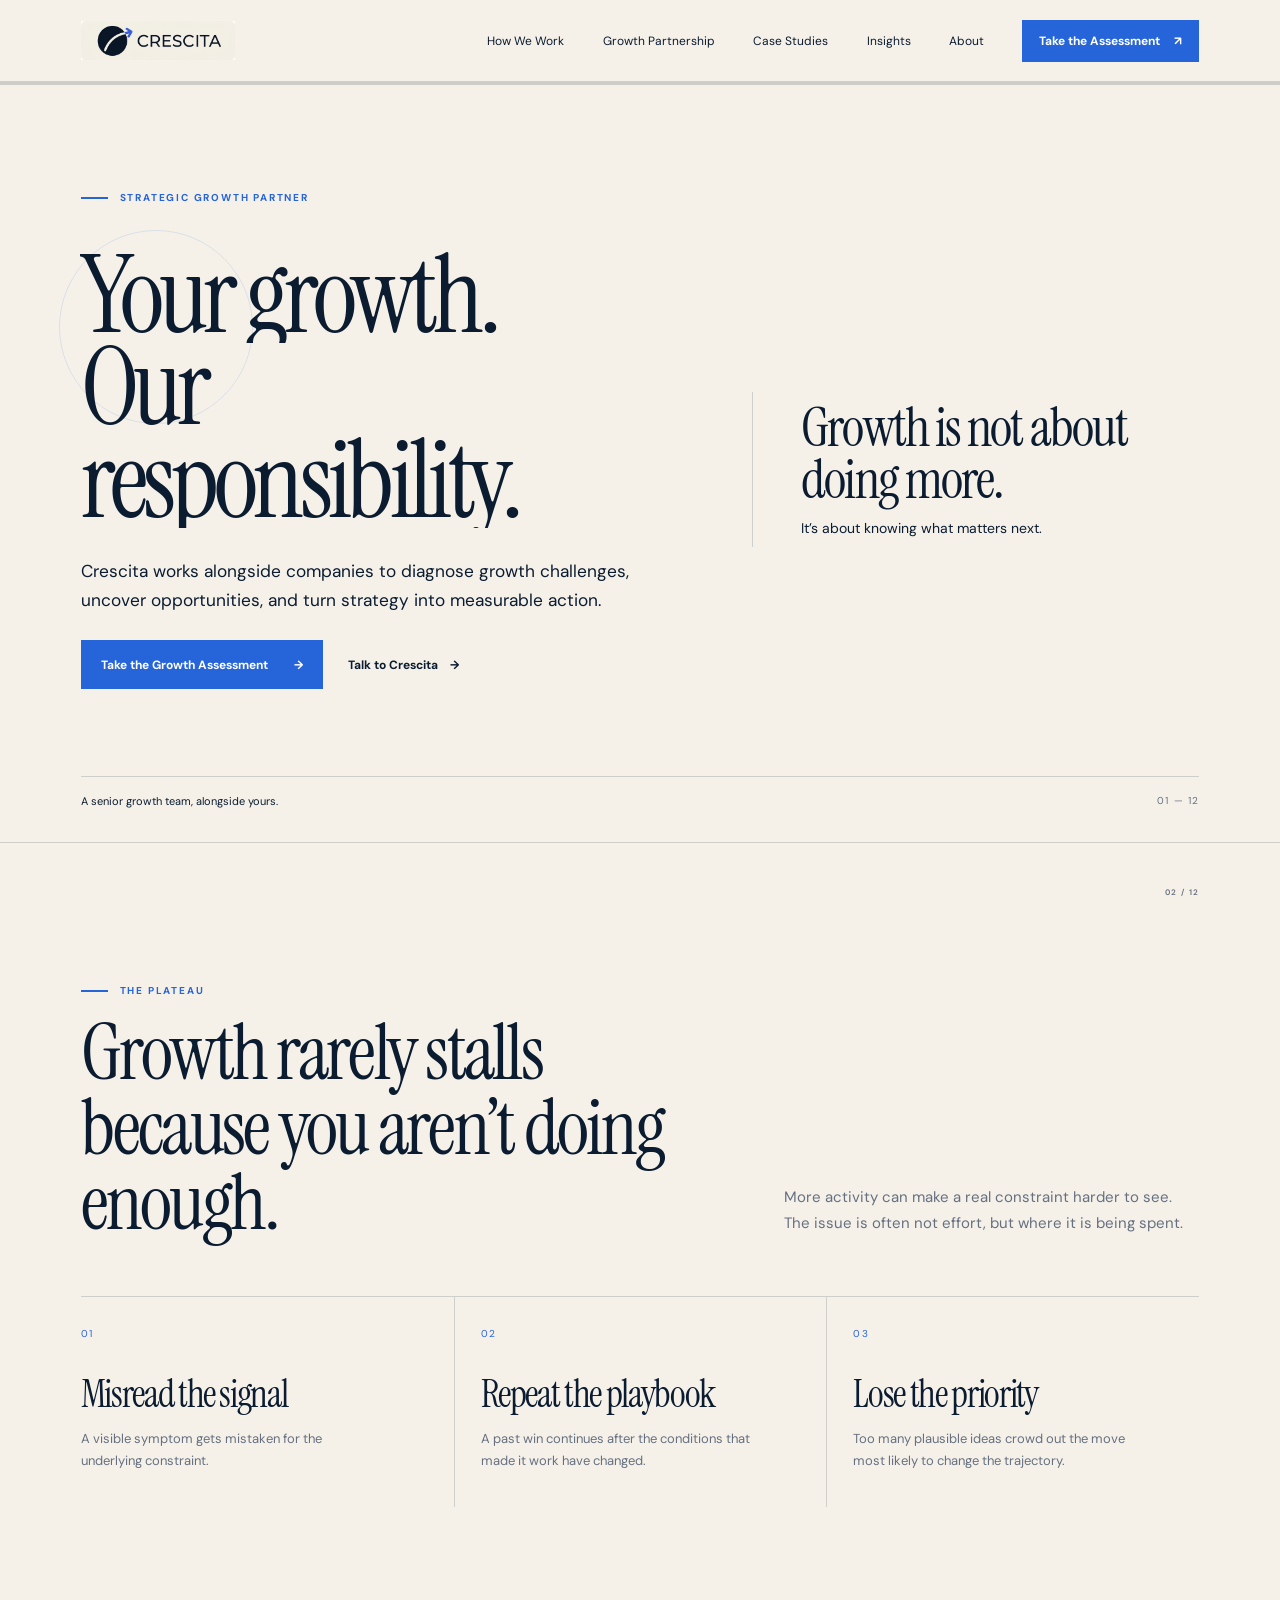
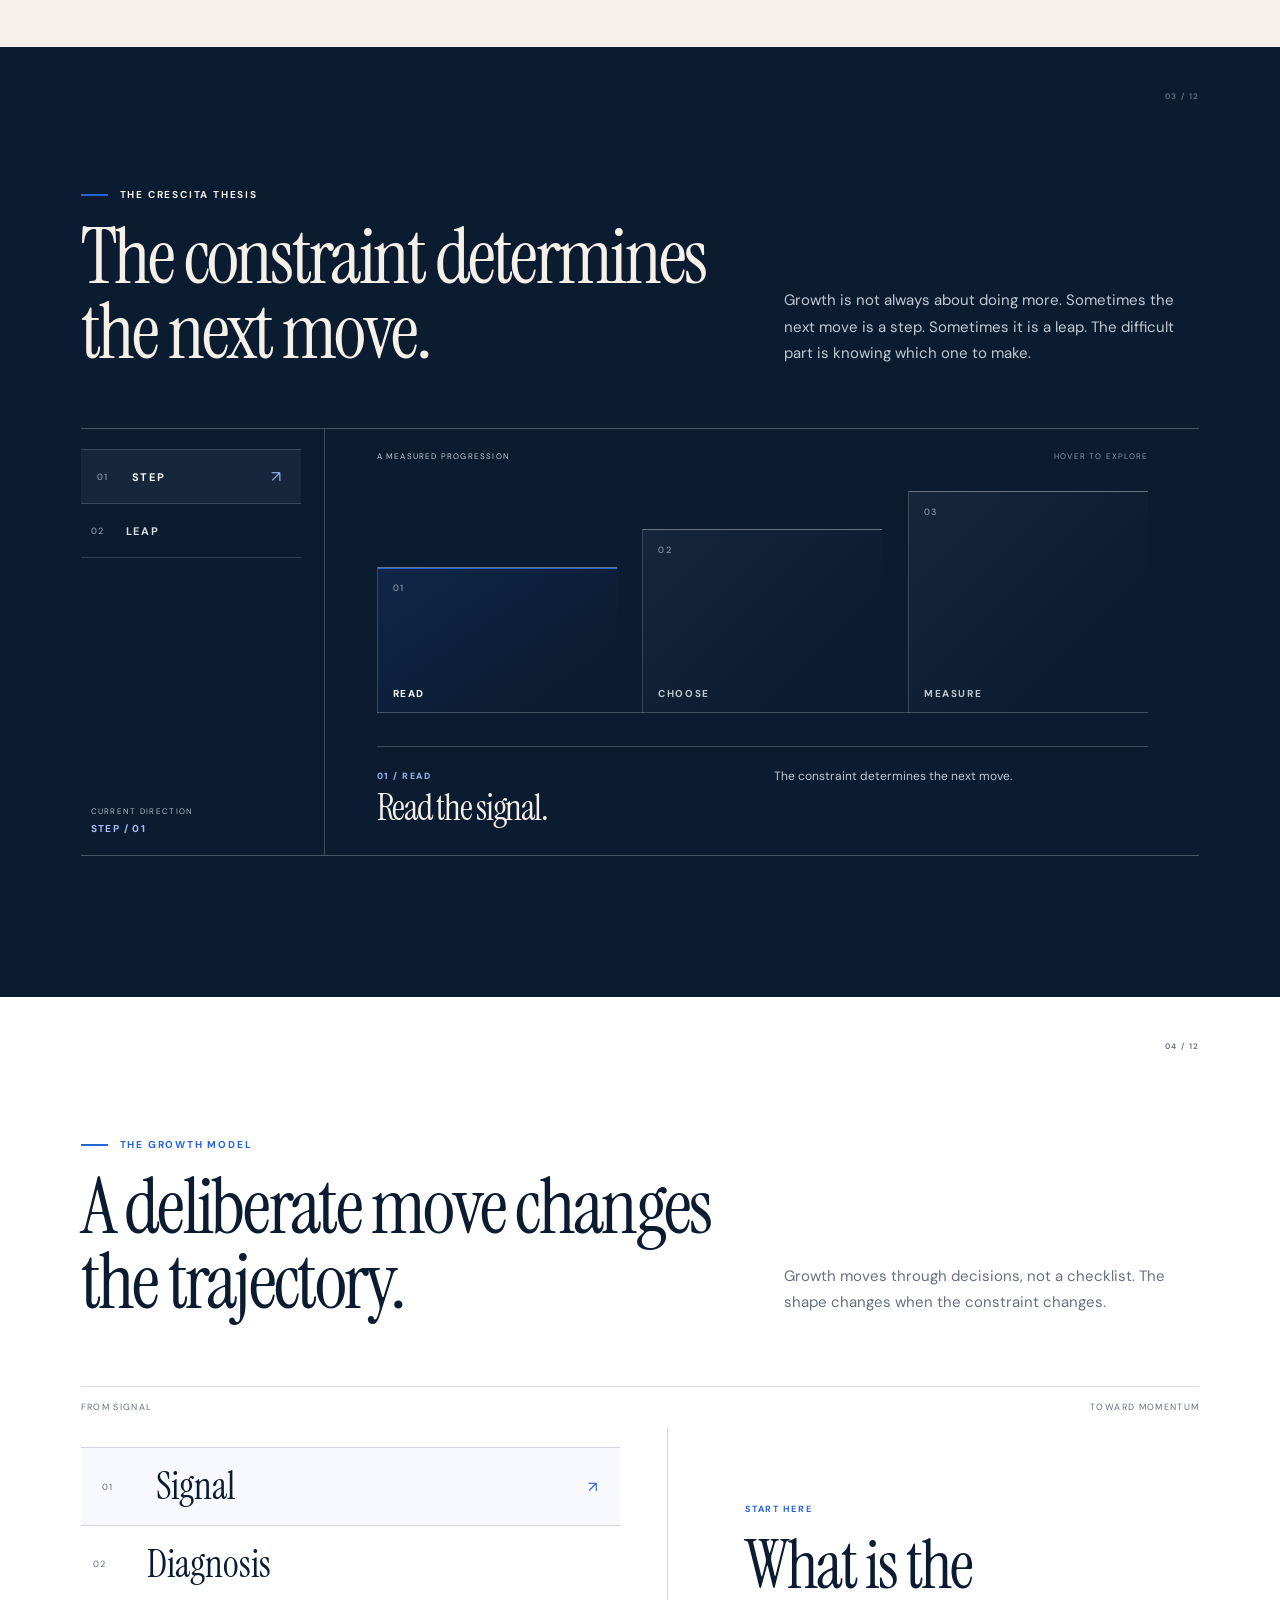
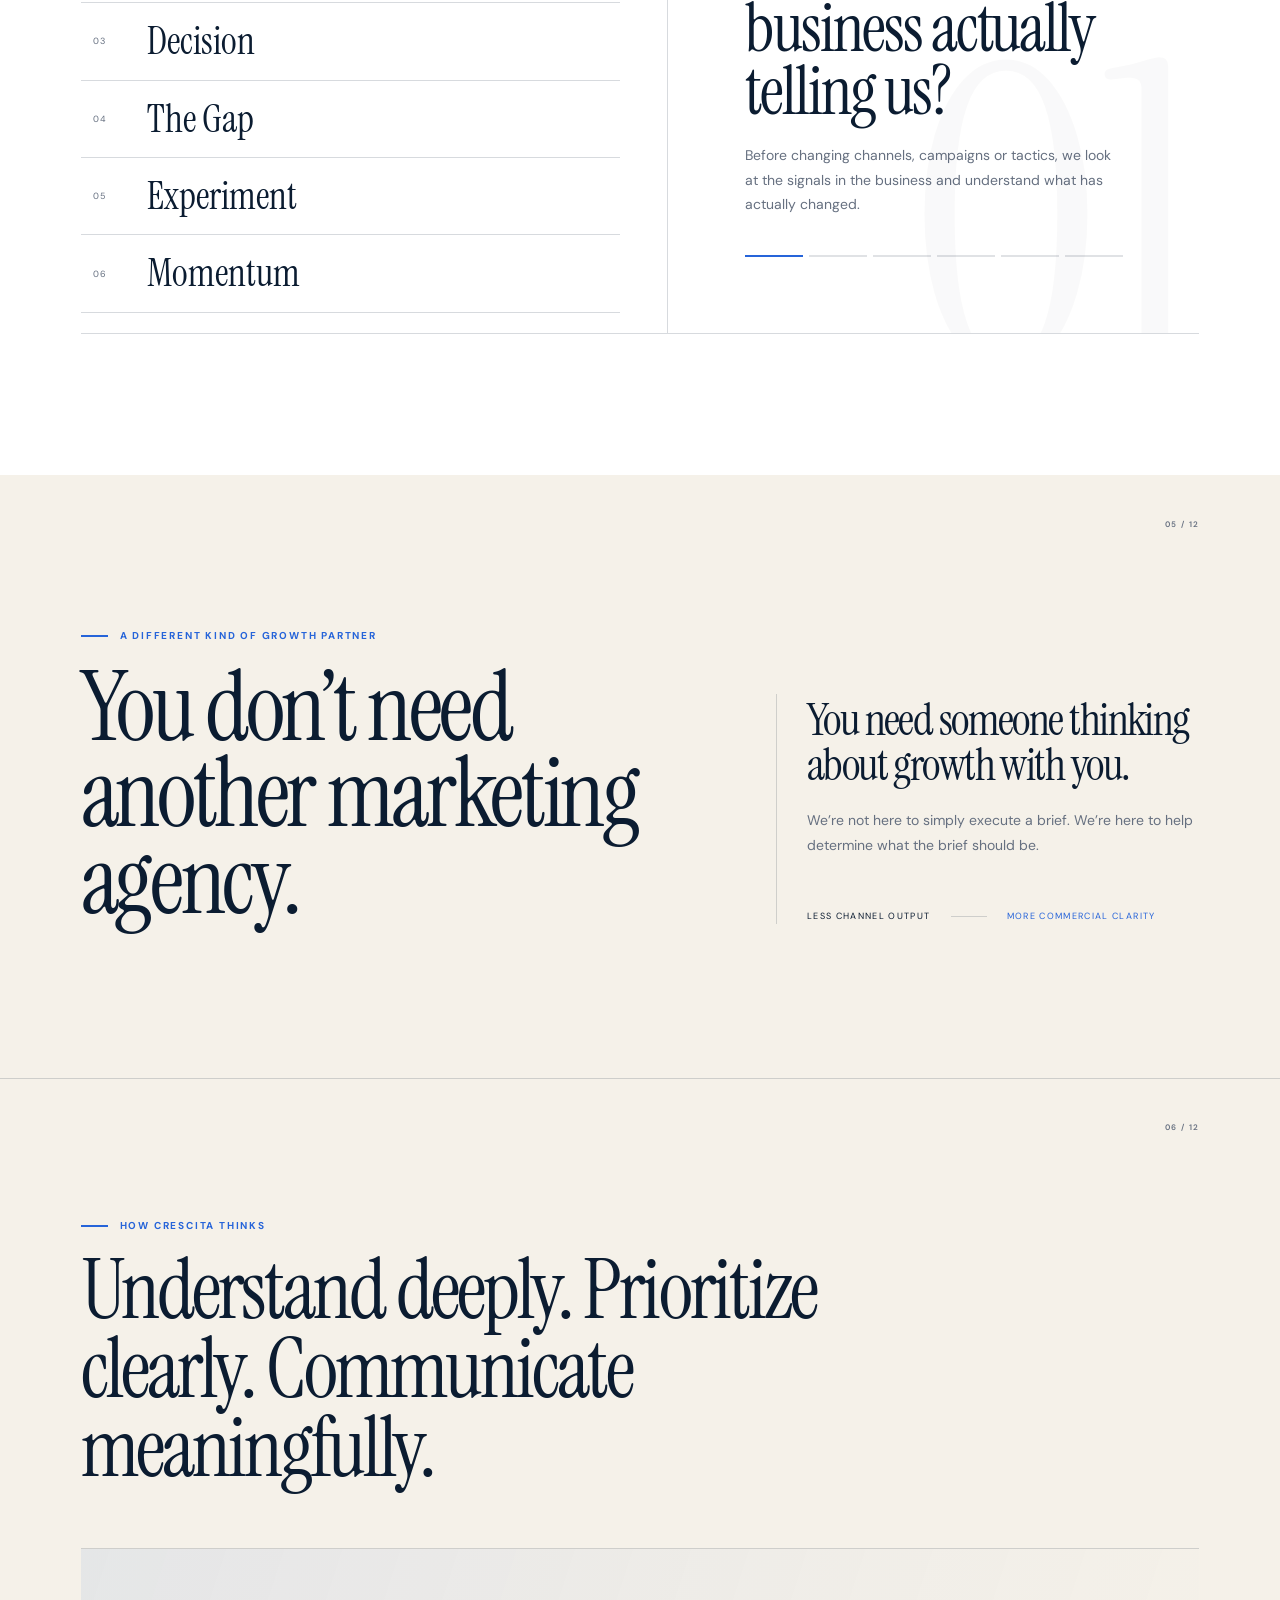
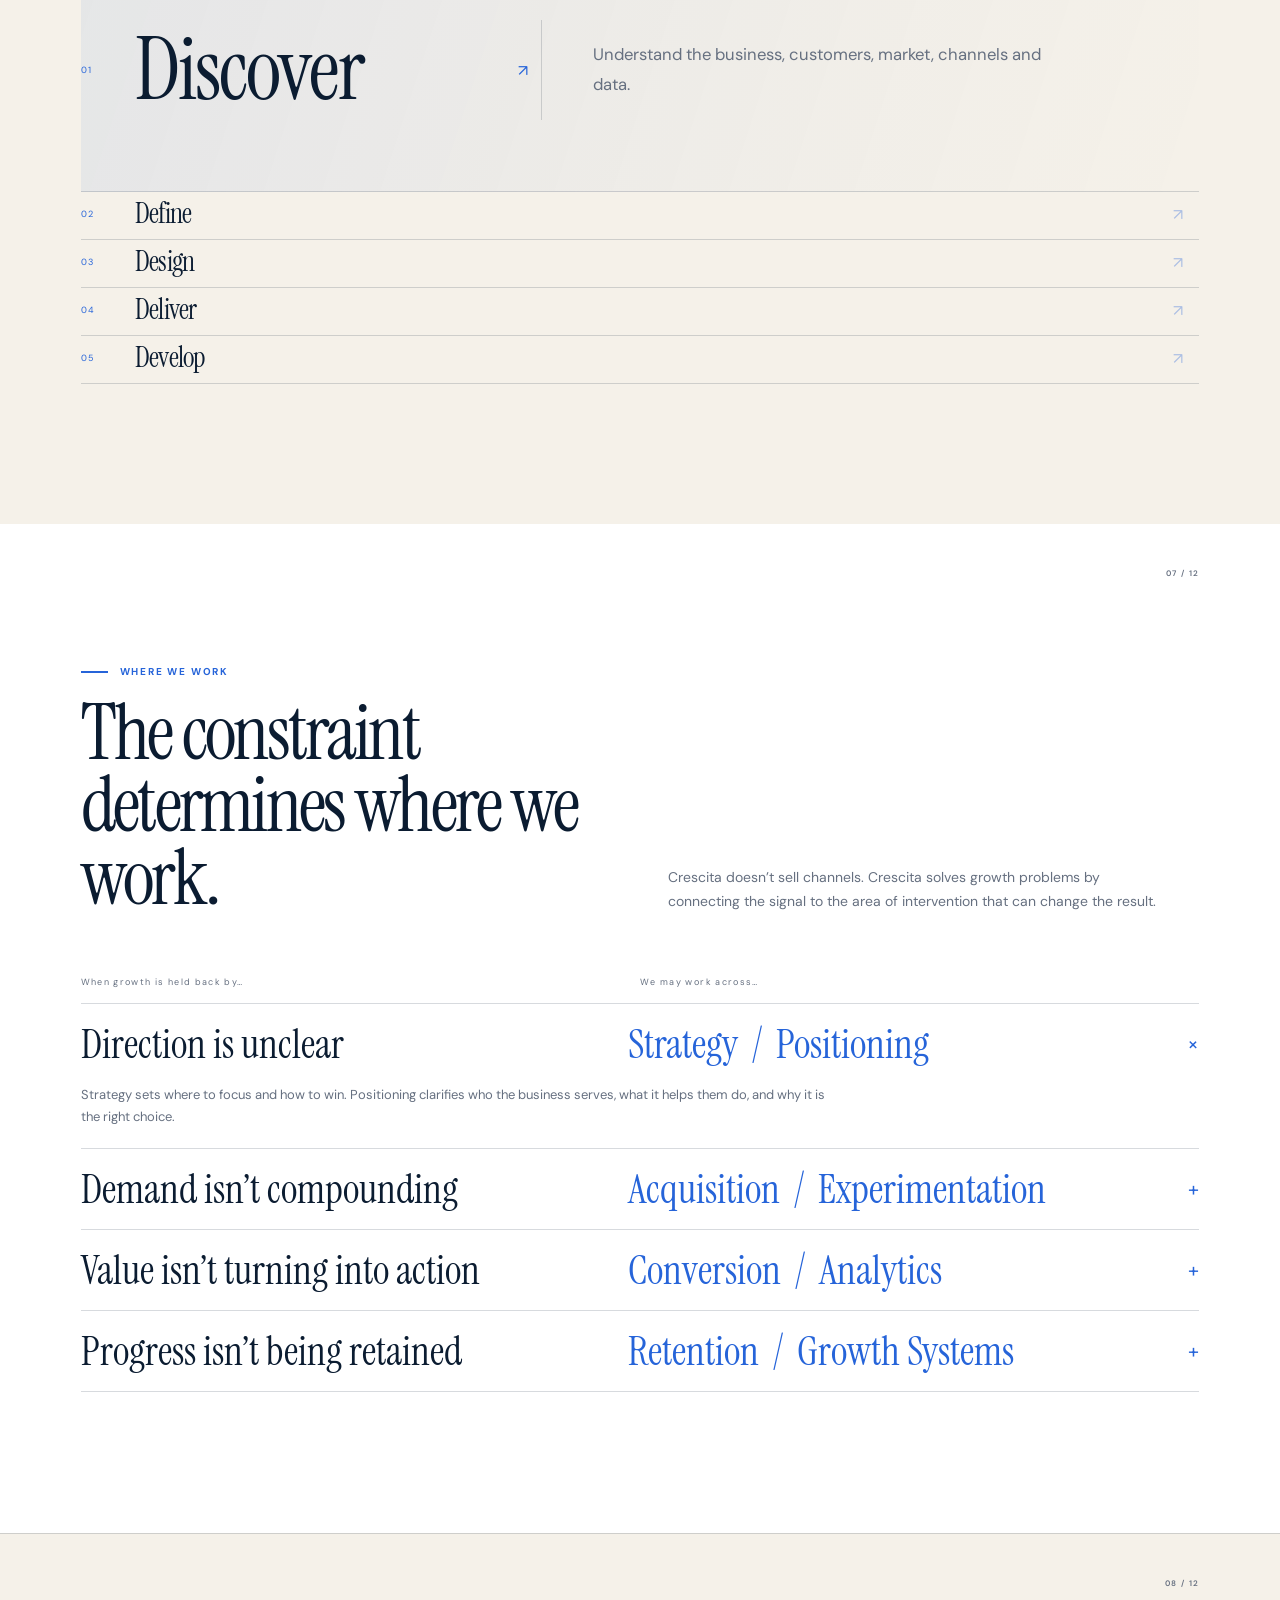
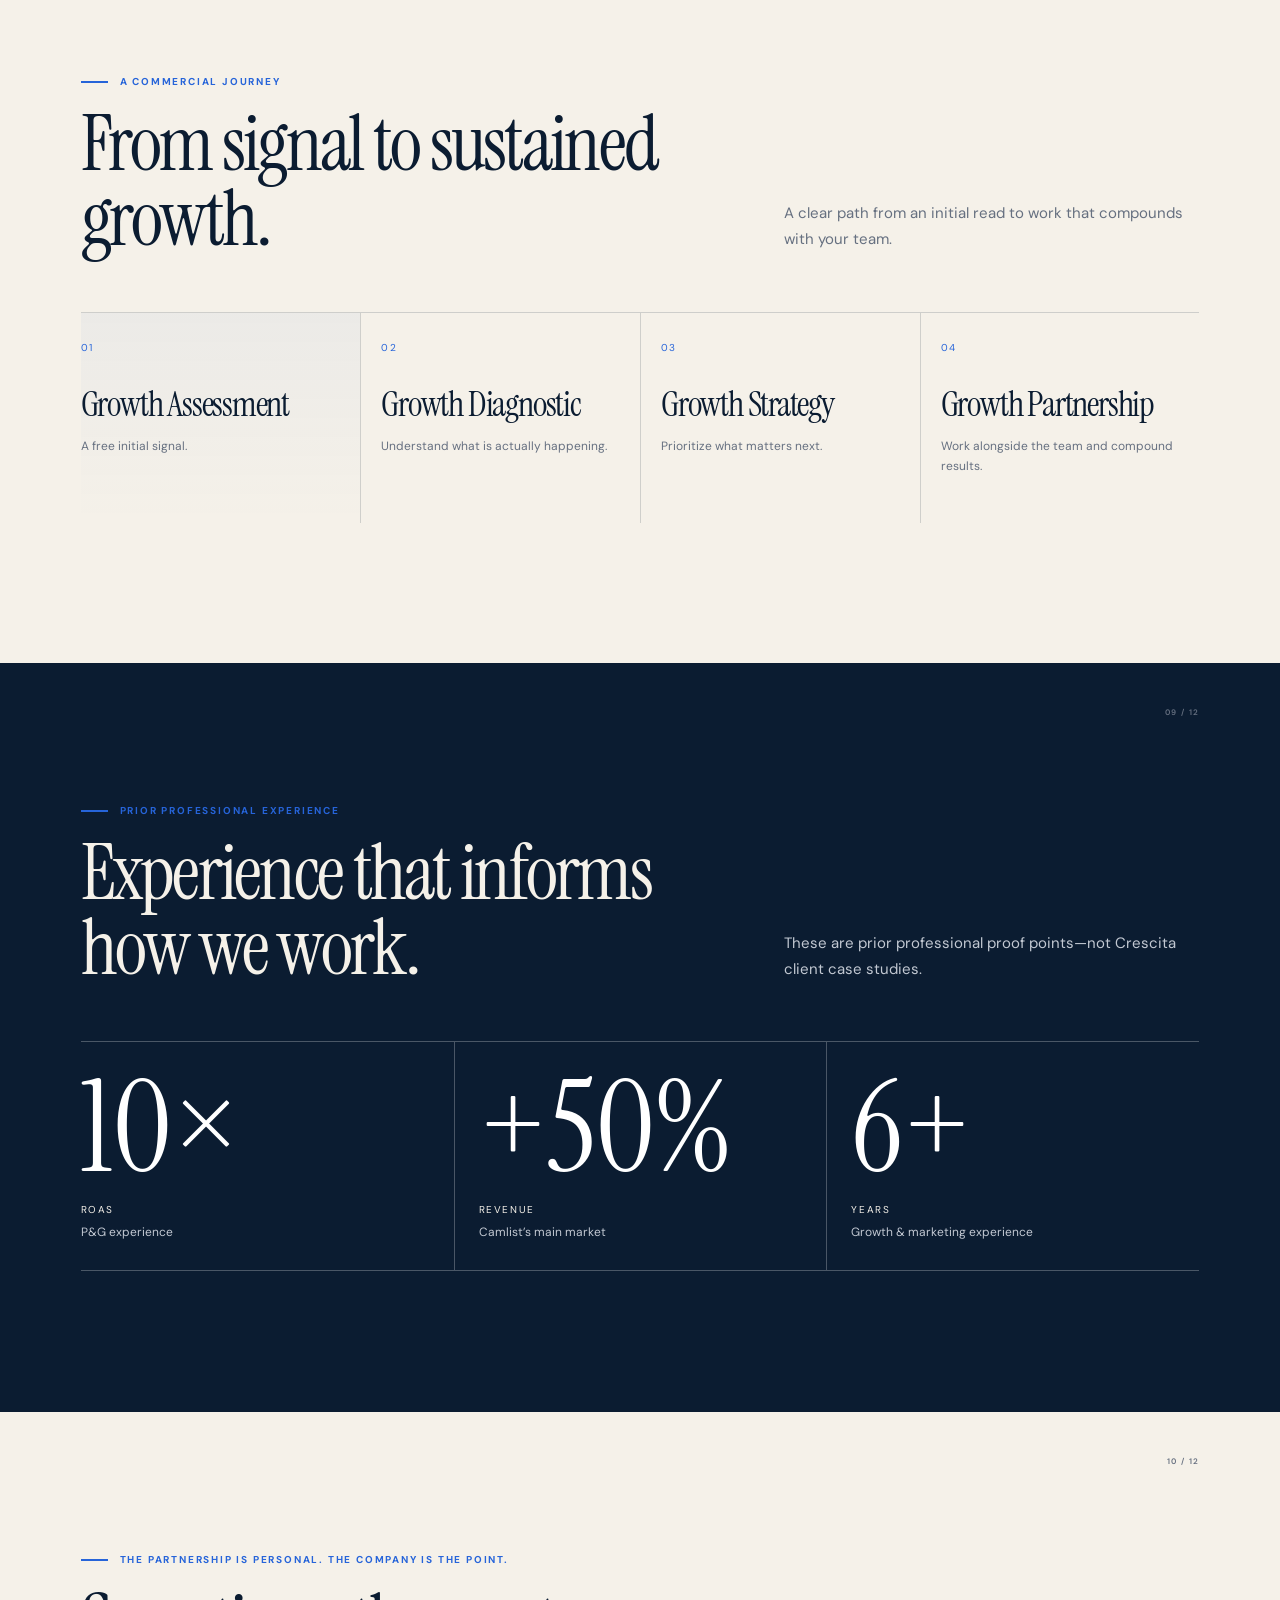
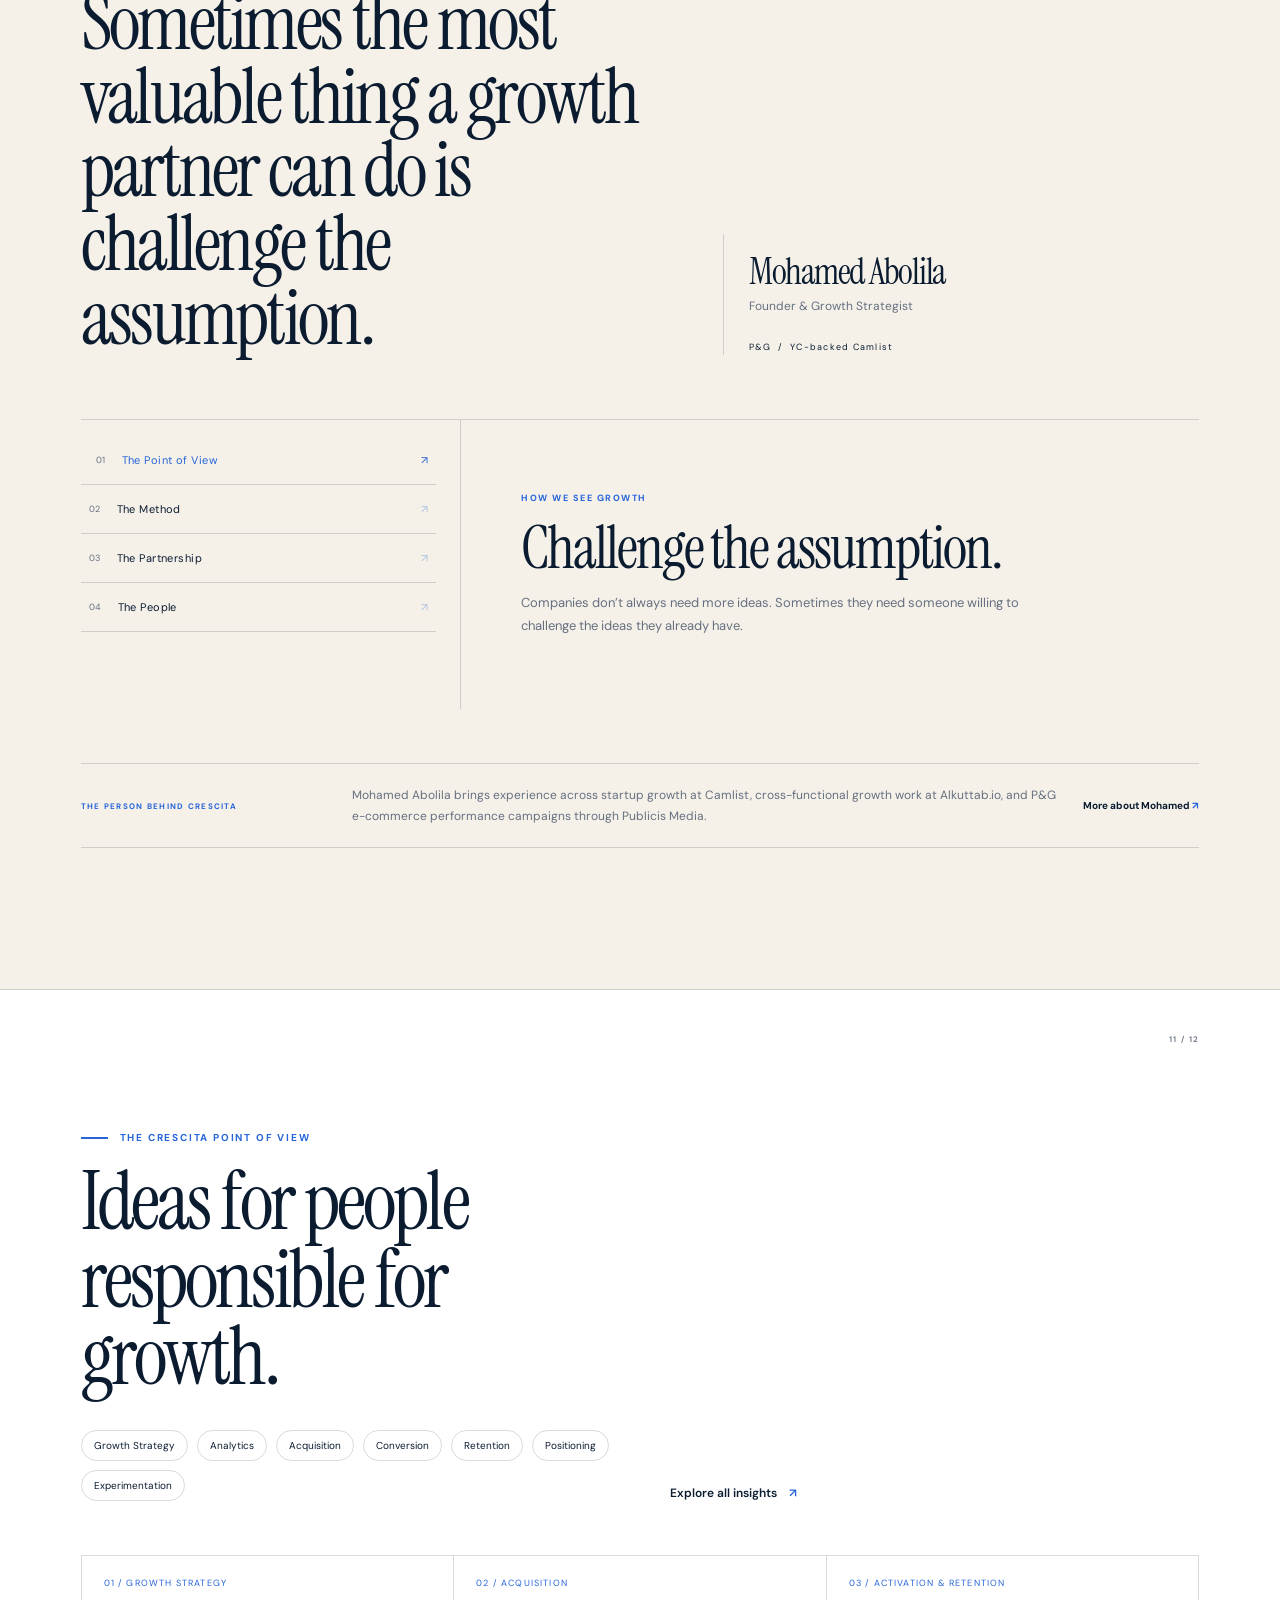
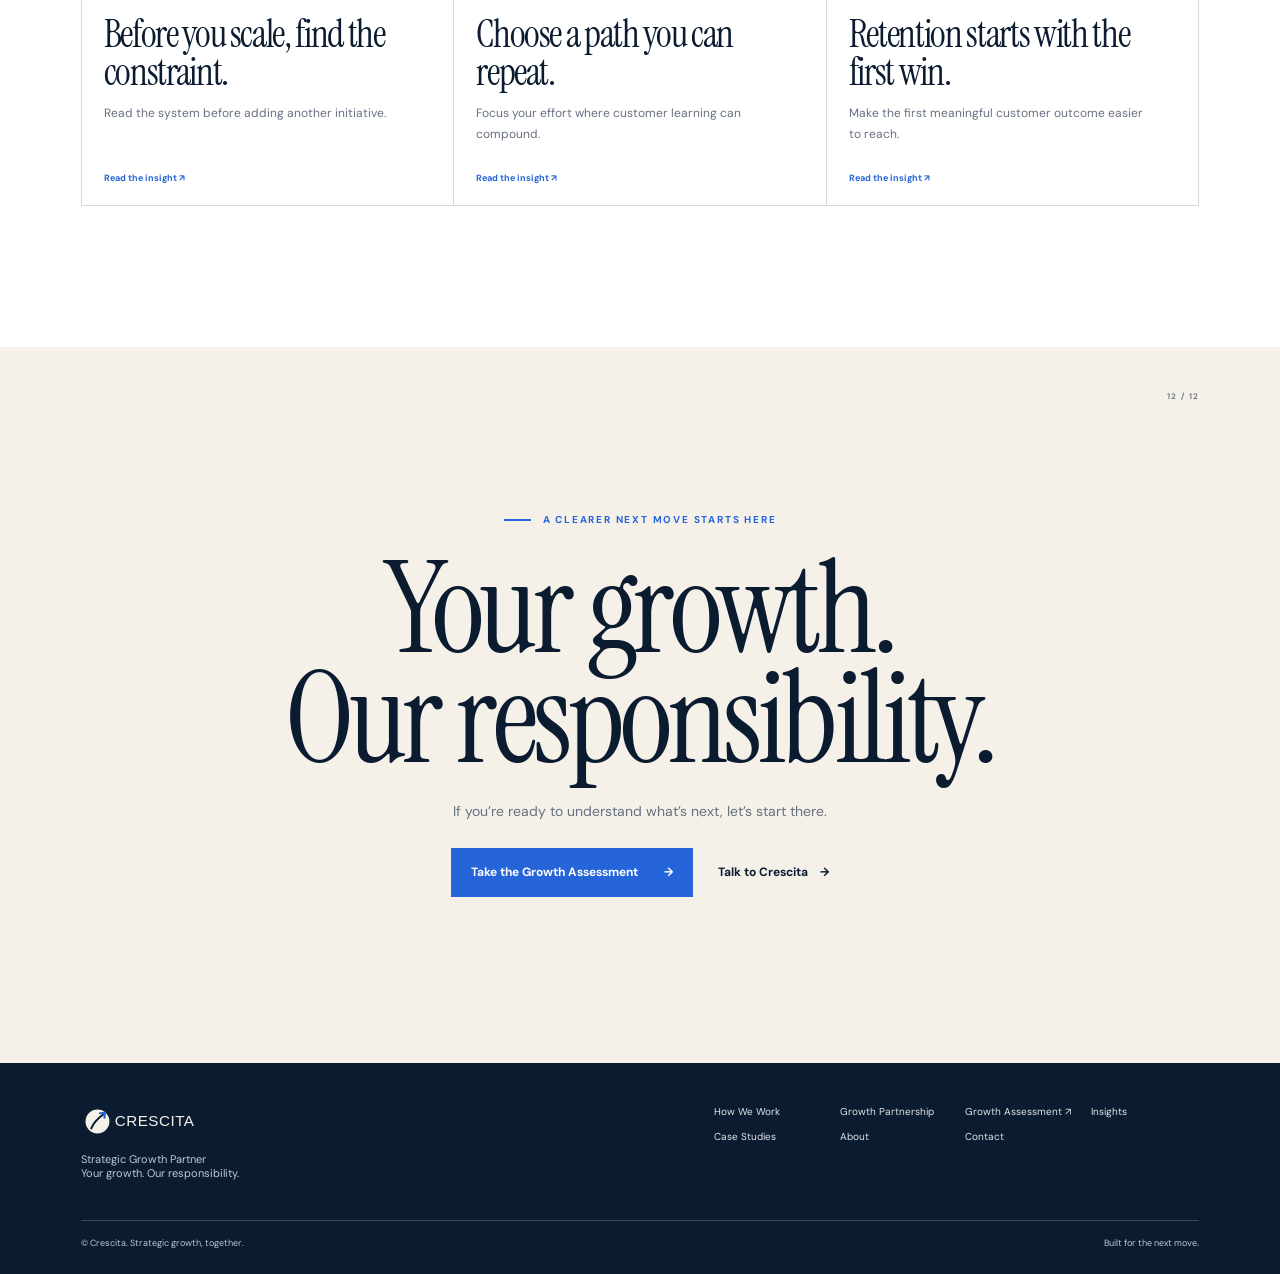
<file: index.html>
<!doctype html>
<html lang="en">
<head>
<meta charset="utf-8"><meta name="viewport" content="width=device-width, initial-scale=1">
<meta name="theme-color" content="#F5F1E9">
<meta name="description" content="Crescita works alongside companies to diagnose growth challenges, uncover opportunities, and turn strategy into measurable action.">
<title>Crescita — Strategic Growth Partner</title>
<link rel="preconnect" href="https://fonts.googleapis.com"><link rel="preconnect" href="https://fonts.gstatic.com" crossorigin>
<link href="https://fonts.googleapis.com/css2?family=DM+Sans:wght@400;500;600;700&family=Instrument+Serif:ital@0;1&display=swap" rel="stylesheet">
<link rel="stylesheet" href="assets/styles.css?v=ui-audit-20261013f">
</head>
<body class="home">
<header class="site-header"><div class="wrap head-inner"><a class="brand" href="index.html" aria-label="Crescita home"><img class="brand-logo" src="assets/crescita-logo.svg" alt="Crescita"></a><button class="menu-toggle" aria-label="Open navigation menu" aria-expanded="false" aria-controls="site-nav"><i></i><i></i></button><nav class="nav-panel" id="site-nav" aria-label="Main navigation"><a href="how-we-work.html">How We Work</a><a href="growth-partnership.html">Growth Partnership</a><a href="case-studies.html">Case Studies</a><a href="insights.html">Insights</a><a href="about.html">About</a><a class="nav-cta" href="assessment.html">Take the Assessment <span>↗</span></a></nav></div></header>
<main id="top">
<div class="deck-scroll-progress" aria-hidden="true"><span id="deck-scroll-fill"></span></div>
<section class="hero wrap" data-deck="01"><div class="eyebrow">Strategic Growth Partner</div><div class="hero-main"><div class="hero-primary"><h1 class="serif"><span>Your growth.</span><span>Our responsibility.</span></h1><p class="hero-copy">Crescita works alongside companies to diagnose growth challenges, uncover opportunities, and turn strategy into measurable action.</p><div class="actions"><a class="button" href="assessment.html">Take the Growth Assessment <span>→</span></a><a class="text-link" href="contact.html">Talk to Crescita <span>→</span></a></div></div><aside class="hero-note"><div><h2 class="serif">Growth is not about doing more.</h2><p>It’s about knowing what matters next.</p></div></aside></div><div class="hero-bottom"><span>A senior growth team, alongside yours.</span><span class="hero-index">01 — 12</span></div></section>
<section class="section wrap plateau reveal" data-deck="02" id="plateau"><div class="section-head"><div><div class="eyebrow">The Plateau</div><h2 class="serif">Growth rarely stalls because you aren’t doing enough.</h2></div><p>More activity can make a real constraint harder to see. The issue is often not effort, but where it is being spent.</p></div><div class="plateau-grid"><article class="plateau-item"><span class="num">01</span><h3 class="serif">Misread the signal</h3><p>A visible symptom gets mistaken for the underlying constraint.</p></article><article class="plateau-item"><span class="num">02</span><h3 class="serif">Repeat the playbook</h3><p>A past win continues after the conditions that made it work have changed.</p></article><article class="plateau-item"><span class="num">03</span><h3 class="serif">Lose the priority</h3><p>Too many plausible ideas crowd out the move most likely to change the trajectory.</p></article></div></section>
<section class="section thesis reveal" data-deck="03" id="thesis"><div class="wrap"><div class="section-head"><div><div class="eyebrow">The Crescita Thesis</div><h2 class="serif">The constraint determines the next move.</h2></div><p>Growth is not always about doing more. Sometimes the next move is a step. Sometimes it is a leap. The difficult part is knowing which one to make.</p></div><div class="thesis-explorer" id="thesis-explorer"><div class="thesis-controls" role="tablist" aria-label="Explore the next move"><button class="path-tab" role="tab" id="path-step" aria-selected="true" aria-controls="trajectory-panel" data-path="step"><span>01</span><strong>STEP</strong><i>↗</i></button><button class="path-tab" role="tab" id="path-leap" aria-selected="false" aria-controls="trajectory-panel" data-path="leap"><span>02</span><strong>LEAP</strong><i>↗</i></button><div class="thesis-status"><span>Current direction</span><strong id="path-status">STEP / 01</strong></div></div><div class="thesis-panel" id="trajectory-panel" role="tabpanel" aria-labelledby="path-step" data-path="step"><div class="trajectory-head"><span id="trajectory-kicker">A measured progression</span><span>HOVER TO EXPLORE</span></div><div class="step-sequence" role="group" aria-label="Explore each point in the growth sequence"><button class="sequence-step" type="button" data-point="0" aria-pressed="true" aria-label="Read the signal"><span class="sequence-index">01</span><strong>READ</strong></button><button class="sequence-step" type="button" data-point="1" aria-pressed="false" aria-label="Choose the move"><span class="sequence-index">02</span><strong>CHOOSE</strong></button><button class="sequence-step" type="button" data-point="2" aria-pressed="false" aria-label="Measure the shift"><span class="sequence-index">03</span><strong>MEASURE</strong></button></div><div class="trajectory-readout"><div><span class="detail-label" id="trajectory-stage">01 / READ</span><h3 class="serif" id="trajectory-title">Read the signal.</h3></div><p id="trajectory-copy">The constraint determines the next move.</p></div></div></div></div></section>
<section class="section growth reveal" data-deck="04" id="growth-model"><div class="wrap"><div class="section-head"><div><div class="eyebrow">The Growth Model</div><h2 class="serif">A deliberate move changes the trajectory.</h2></div><p>Growth moves through decisions, not a checklist. The shape changes when the constraint changes.</p></div><div class="model-shell"><div class="model-meta"><span>From signal</span><span>Toward momentum</span></div><div class="model-layout"><div class="stage-list" role="tablist" aria-label="Growth Model stages">
<button class="stage" role="tab" id="stage-tab-0" aria-selected="true" aria-controls="stage-panel" data-stage="0"><span class="stage-number">01</span><span class="stage-name">Signal</span><span class="stage-arrow">↗</span></button><button class="stage" role="tab" id="stage-tab-1" aria-selected="false" aria-controls="stage-panel" data-stage="1"><span class="stage-number">02</span><span class="stage-name">Diagnosis</span><span class="stage-arrow">↗</span></button><button class="stage" role="tab" id="stage-tab-2" aria-selected="false" aria-controls="stage-panel" data-stage="2"><span class="stage-number">03</span><span class="stage-name">Decision</span><span class="stage-arrow">↗</span></button><button class="stage" role="tab" id="stage-tab-3" aria-selected="false" aria-controls="stage-panel" data-stage="3"><span class="stage-number">04</span><span class="stage-name">The Gap</span><span class="stage-arrow">↗</span></button><button class="stage" role="tab" id="stage-tab-4" aria-selected="false" aria-controls="stage-panel" data-stage="4"><span class="stage-number">05</span><span class="stage-name">Experiment</span><span class="stage-arrow">↗</span></button><button class="stage" role="tab" id="stage-tab-5" aria-selected="false" aria-controls="stage-panel" data-stage="5"><span class="stage-number">06</span><span class="stage-name">Momentum</span><span class="stage-arrow">↗</span></button></div><div class="stage-panel" id="stage-panel" role="tabpanel" aria-labelledby="stage-tab-0" data-number="01"><div class="detail-label" id="stage-kicker">Start here</div><h3 class="serif" id="stage-title">What is the business actually telling us?</h3><p id="stage-copy">Before changing channels, campaigns or tactics, we look at the signals in the business and understand what has actually changed.</p><div class="gap-callout">When another step won’t change the trajectory, make the leap deliberate.</div><div class="stage-progress" aria-hidden="true"><i class="active"></i><i></i><i></i><i></i><i></i><i></i></div></div></div></div></div></section>
<section class="partner wrap reveal" data-deck="05" id="growth-partnership"><div class="partner-row"><div><div class="eyebrow">A Different Kind of Growth Partner</div><h2 class="serif">You don’t need another marketing agency.</h2></div><div class="partner-copy"><h3 class="serif">You need someone thinking about growth with you.</h3><p>We’re not here to simply execute a brief. We’re here to help determine what the brief should be.</p><div class="contrast"><span>LESS CHANNEL OUTPUT</span><b></b><span>MORE COMMERCIAL CLARITY</span></div></div></div></section>
<section class="section wrap method reveal" data-deck="06" id="how-we-work"><div class="eyebrow">How Crescita Thinks</div><h2 class="serif method-title">Understand deeply. Prioritize clearly. Communicate meaningfully.</h2><div class="method-list" role="group" aria-label="How Crescita thinks">
<article class="method-item is-active" data-method-item><button class="method-trigger" type="button" aria-expanded="true" aria-controls="method-detail-0"><span class="num">01</span><span class="method-name serif">Discover</span><span class="method-arrow" aria-hidden="true">↗</span></button><div class="method-detail" id="method-detail-0"><p>Understand the business, customers, market, channels and data.</p></div></article>
<article class="method-item" data-method-item><button class="method-trigger" type="button" aria-expanded="false" aria-controls="method-detail-1"><span class="num">02</span><span class="method-name serif">Define</span><span class="method-arrow" aria-hidden="true">↗</span></button><div class="method-detail" id="method-detail-1"><p>Identify the constraint and what is actually holding growth back.</p></div></article>
<article class="method-item" data-method-item><button class="method-trigger" type="button" aria-expanded="false" aria-controls="method-detail-2"><span class="num">03</span><span class="method-name serif">Design</span><span class="method-arrow" aria-hidden="true">↗</span></button><div class="method-detail" id="method-detail-2"><p>Build the strategy and prioritize the highest-impact opportunities.</p></div></article>
<article class="method-item" data-method-item><button class="method-trigger" type="button" aria-expanded="false" aria-controls="method-detail-3"><span class="num">04</span><span class="method-name serif">Deliver</span><span class="method-arrow" aria-hidden="true">↗</span></button><div class="method-detail" id="method-detail-3"><p>Turn decisions into action, experimentation and measurable progress.</p></div></article>
<article class="method-item" data-method-item><button class="method-trigger" type="button" aria-expanded="false" aria-controls="method-detail-4"><span class="num">05</span><span class="method-name serif">Develop</span><span class="method-arrow" aria-hidden="true">↗</span></button><div class="method-detail" id="method-detail-4"><p>Learn, adapt and compound what works.</p></div></article>
</div></section>
<section class="section where reveal" data-deck="07" id="where-we-work"><div class="wrap"><div class="where-intro"><div><div class="eyebrow">Where We Work</div><h2 class="serif">The constraint determines where we work.</h2></div><p>Crescita doesn’t sell channels. Crescita solves growth problems by connecting the signal to the area of intervention that can change the result.</p></div><div class="where-labels"><span>When growth is held back by…</span><span>We may work across…</span></div><div class="where-list" role="group" aria-label="Where Crescita works">
<article class="where-item is-open" data-where-item><button class="where-row" type="button" aria-expanded="true" aria-controls="where-detail-0"><span>Direction is unclear</span><span class="where-scope">Strategy&nbsp; / &nbsp;Positioning</span><span class="where-toggle" aria-hidden="true">+</span></button><div class="where-detail" id="where-detail-0" aria-hidden="false"><p>Strategy sets where to focus and how to win. Positioning clarifies who the business serves, what it helps them do, and why it is the right choice.</p></div></article>
<article class="where-item" data-where-item><button class="where-row" type="button" aria-expanded="false" aria-controls="where-detail-1"><span>Demand isn’t compounding</span><span class="where-scope">Acquisition&nbsp; / &nbsp;Experimentation</span><span class="where-toggle" aria-hidden="true">+</span></button><div class="where-detail" id="where-detail-1" aria-hidden="true"><p>Find and test the ways to reach the customers most likely to grow with the business.</p></div></article>
<article class="where-item" data-where-item><button class="where-row" type="button" aria-expanded="false" aria-controls="where-detail-2"><span>Value isn’t turning into action</span><span class="where-scope">Conversion&nbsp; / &nbsp;Analytics</span><span class="where-toggle" aria-hidden="true">+</span></button><div class="where-detail" id="where-detail-2" aria-hidden="true"><p>Use customer behaviour and commercial data to see where intent is lost and what to improve.</p></div></article>
<article class="where-item" data-where-item><button class="where-row" type="button" aria-expanded="false" aria-controls="where-detail-3"><span>Progress isn’t being retained</span><span class="where-scope">Retention&nbsp; / &nbsp;Growth Systems</span><span class="where-toggle" aria-hidden="true">+</span></button><div class="where-detail" id="where-detail-3" aria-hidden="true"><p>Strengthen the experience and systems that help customer value and growth compound over time.</p></div></article>
</div></div></section>
<section class="section wrap journey reveal" data-deck="08" id="growth-assessment"><div class="section-head"><div><div class="eyebrow">A Commercial Journey</div><h2 class="serif">From signal to sustained growth.</h2></div><p>A clear path from an initial read to work that compounds with your team.</p></div><div class="journey-grid"><article class="journey-item"><span class="num">01</span><h3 class="serif">Growth Assessment</h3><p>A free initial signal.</p></article><article class="journey-item"><span class="num">02</span><h3 class="serif">Growth Diagnostic</h3><p>Understand what is actually happening.</p></article><article class="journey-item"><span class="num">03</span><h3 class="serif">Growth Strategy</h3><p>Prioritize what matters next.</p></article><article class="journey-item"><span class="num">04</span><h3 class="serif">Growth Partnership</h3><p>Work alongside the team and compound results.</p></article></div></section>
<section class="section experience reveal" data-deck="09" id="experience"><div class="wrap"><div class="section-head"><div><div class="eyebrow">Prior Professional Experience</div><h2 class="serif">Experience that informs how we work.</h2></div><p>These are prior professional proof points—not Crescita client case studies.</p></div><div class="proof-grid"><div class="proof"><strong>10×</strong><span>ROAS</span><small>P&amp;G experience</small></div><div class="proof"><strong>+50%</strong><span>REVENUE</span><small>Camlist’s main market</small></div><div class="proof"><strong>6+</strong><span>YEARS</span><small>Growth &amp; marketing experience</small></div></div></div></section>
<section class="section wrap about reveal" data-deck="10" id="about"><div class="about-top"><div><div class="eyebrow">The Partnership Is Personal. The Company Is the Point.</div><h2 class="serif">Sometimes the most valuable thing a growth partner can do is challenge the assumption.</h2></div><div class="founder"><h3 class="serif">Mohamed Abolila</h3><p>Founder &amp; Growth Strategist</p><small>P&amp;G&nbsp; / &nbsp;YC-backed Camlist</small></div></div><div class="about-explorer"><div class="about-tabs" role="tablist" aria-label="About Crescita"><button class="about-tab" role="tab" aria-selected="true" aria-controls="about-panel" data-about="0" data-index="01"><span>The Point of View</span><b>↗</b></button><button class="about-tab" role="tab" aria-selected="false" aria-controls="about-panel" data-about="1" data-index="02"><span>The Method</span><b>↗</b></button><button class="about-tab" role="tab" aria-selected="false" aria-controls="about-panel" data-about="2" data-index="03"><span>The Partnership</span><b>↗</b></button><button class="about-tab" role="tab" aria-selected="false" aria-controls="about-panel" data-about="3" data-index="04"><span>The People</span><b>↗</b></button></div><div class="about-panel" id="about-panel" role="tabpanel" aria-labelledby=""><div class="detail-label" id="about-kicker">How we see growth</div><h3 class="serif" id="about-title">Challenge the assumption.</h3><p id="about-copy">Companies don't always need more ideas. Sometimes they need someone willing to challenge the ideas they already have.</p></div></div><div class="home-founder-note"><span class="home-founder-label">The person behind Crescita</span><p>Mohamed Abolila brings experience across startup growth at Camlist, cross-functional growth work at Alkuttab.io, and P&amp;G e-commerce performance campaigns through Publicis Media.</p><a href="about.html">More about Mohamed <span>↗</span></a></div></section>
<section class="section insights reveal" data-deck="11" id="insights"><div class="wrap"><div class="insights-layout"><div><div class="eyebrow">The Crescita Point of View</div><h2 class="serif">Ideas for people responsible for growth.</h2><div class="topic-list"><span class="topic">Growth Strategy</span><span class="topic">Analytics</span><span class="topic">Acquisition</span><span class="topic">Conversion</span><span class="topic">Retention</span><span class="topic">Positioning</span><span class="topic">Experimentation</span></div></div><a class="insights-all-link" href="insights.html">Explore all insights <span>↗</span></a></div><div class="home-insight-grid"><a href="startup-growth-strategy.html"><span>01 / GROWTH STRATEGY</span><h3 class="serif">Before you scale, find the constraint.</h3><p>Read the system before adding another initiative.</p><b>Read the insight ↗</b></a><a href="startup-customer-acquisition.html"><span>02 / ACQUISITION</span><h3 class="serif">Choose a path you can repeat.</h3><p>Focus your effort where customer learning can compound.</p><b>Read the insight ↗</b></a><a href="startup-retention.html"><span>03 / ACTIVATION &amp; RETENTION</span><h3 class="serif">Retention starts with the first win.</h3><p>Make the first meaningful customer outcome easier to reach.</p><b>Read the insight ↗</b></a></div></div></section>
<section class="final-cta wrap reveal" data-deck="12" id="final-cta"><div class="eyebrow">A Clearer Next Move Starts Here</div><h2 class="serif"><span>Your growth.</span><span>Our responsibility.</span></h2><p>If you’re ready to understand what’s next, let’s start there.</p><div class="actions"><a class="button" href="assessment.html">Take the Growth Assessment <span>→</span></a><a class="text-link" href="contact.html">Talk to Crescita <span>→</span></a></div></section>
</main>
<footer class="footer"><div class="wrap"><div class="footer-top"><div class="footer-brand"><a class="brand footer-logo" href="index.html" aria-label="Crescita home"><img class="footer-logo-mark" src="assets/crescita-footer-logo.svg" alt="Crescita"></a><p>Strategic Growth Partner<br>Your growth. Our responsibility.</p></div><nav class="footer-links" aria-label="Footer"><a href="how-we-work.html">How We Work</a><a href="growth-partnership.html">Growth Partnership</a><a href="assessment.html">Growth Assessment ↗</a><a href="insights.html">Insights</a><a href="case-studies.html">Case Studies</a><a href="about.html">About</a><a href="contact.html">Contact</a></nav></div><div class="footer-bottom"><span>© Crescita. Strategic growth, together.</span><span>Built for the next move.</span></div></div></footer>
<script src="assets/site.js?v=ui-audit-20261013f"></script>
</body></html>
</file>
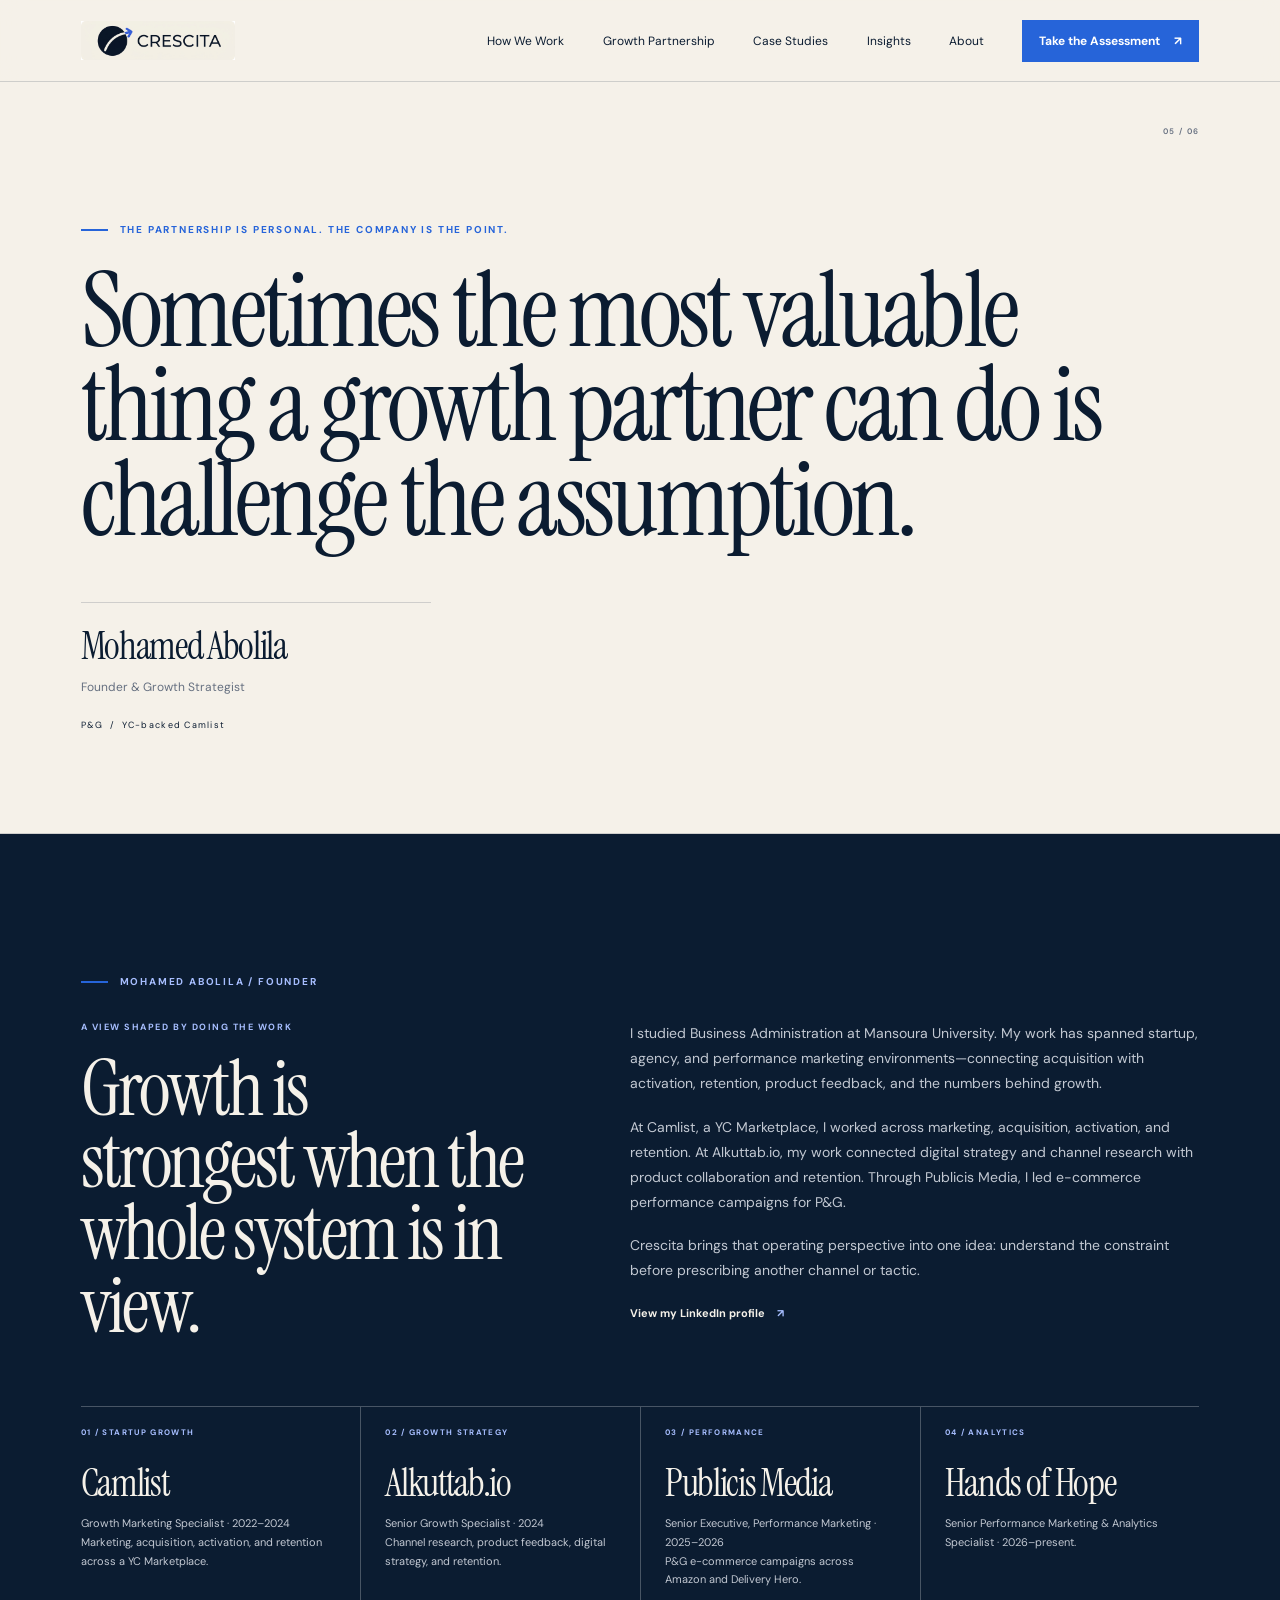
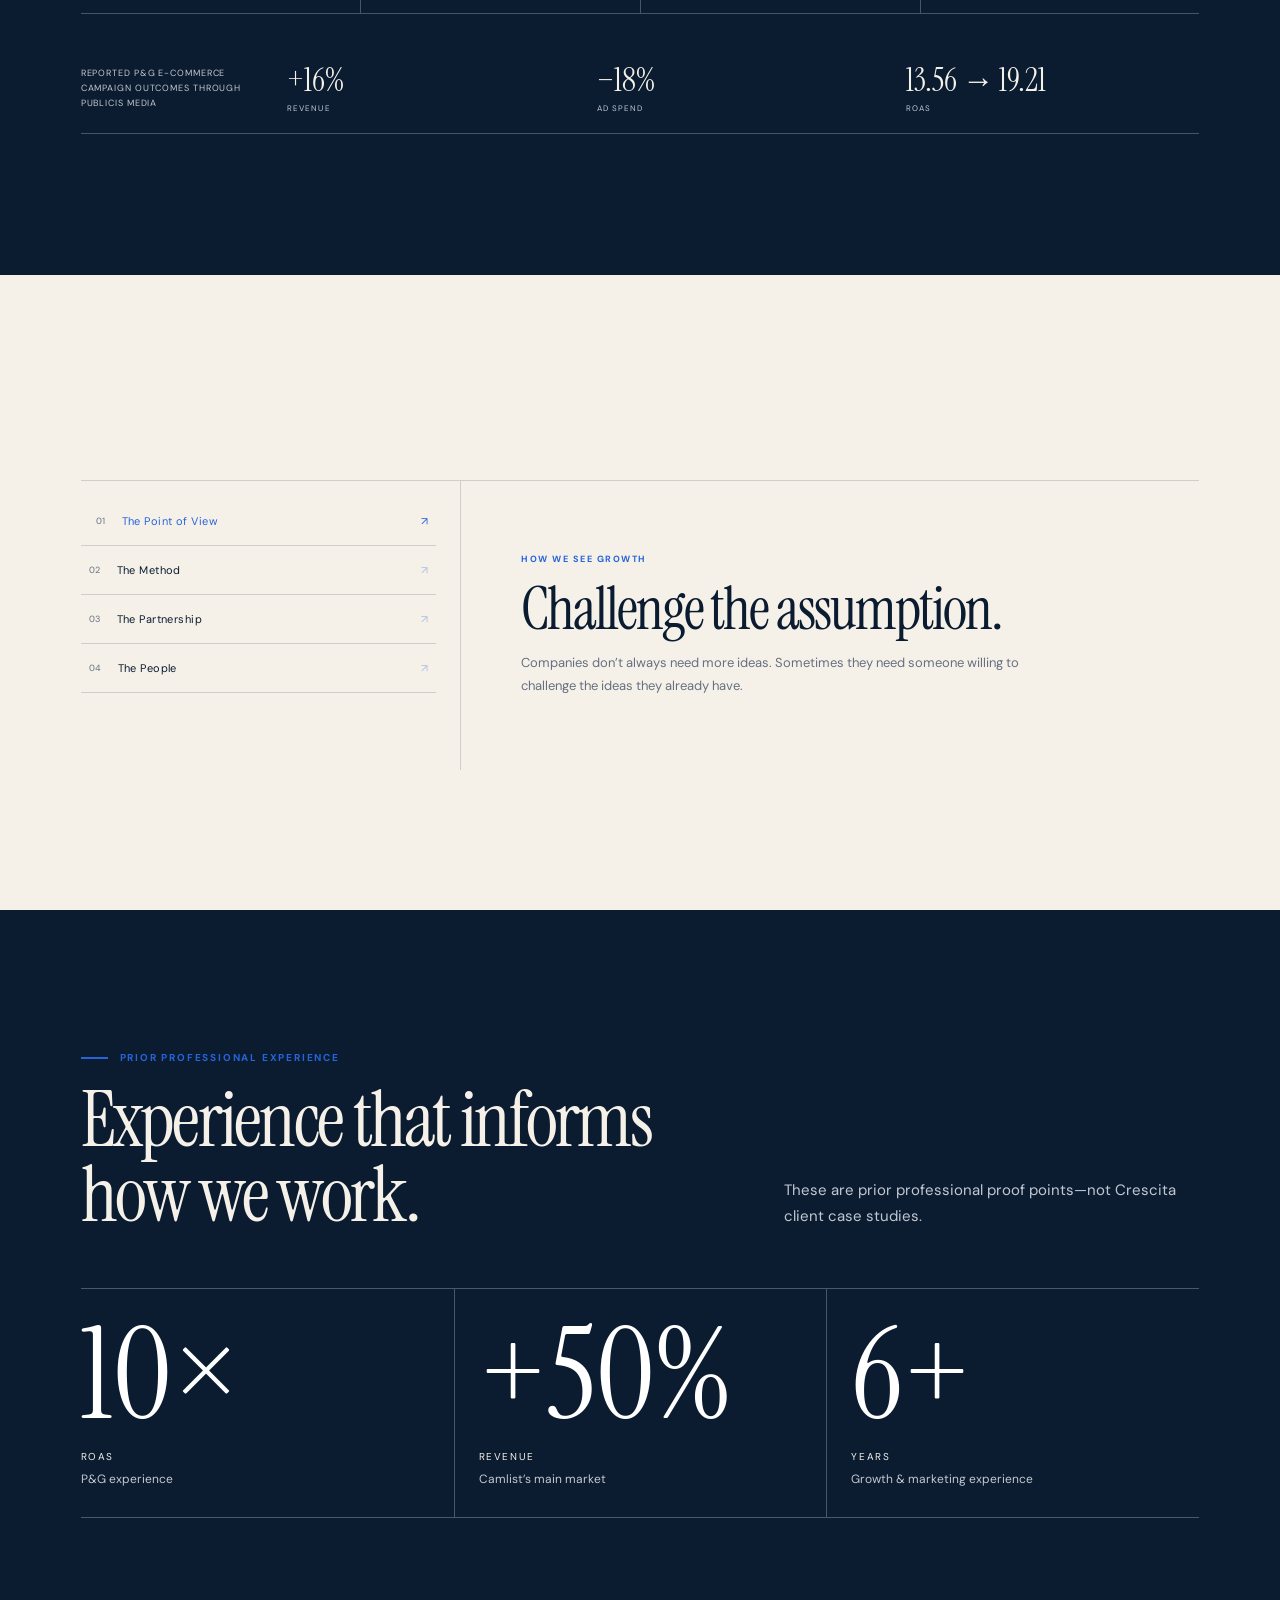
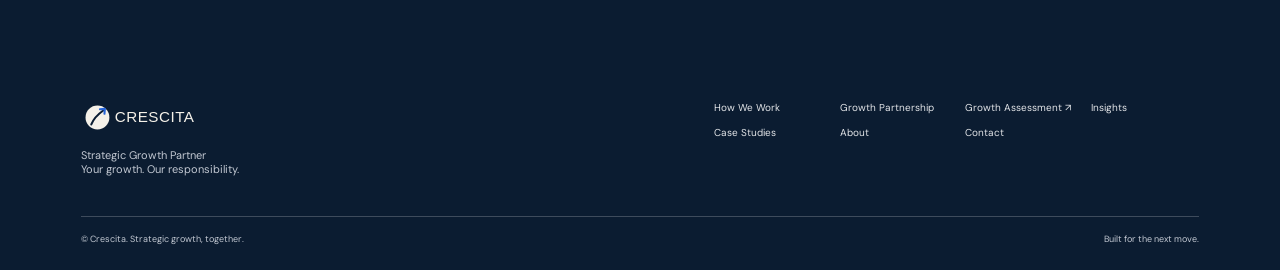
<file: about.html>
<!doctype html>
<html lang="en">
<head>
  <meta charset="utf-8">
  <meta name="viewport" content="width=device-width,initial-scale=1">
  <meta name="theme-color" content="#F5F1E9">
  <meta name="description" content="Meet Mohamed Abolila, founder of Crescita, and explore the experience and point of view behind the partnership.">
  <title>About — Crescita</title>
  <link rel="preconnect" href="https://fonts.googleapis.com">
  <link rel="preconnect" href="https://fonts.gstatic.com" crossorigin>
  <link href="https://fonts.googleapis.com/css2?family=DM+Sans:wght@400;500;600;700&family=Instrument+Serif:ital@0;1&display=swap" rel="stylesheet">
  <link rel="stylesheet" href="assets/styles.css?v=ui-audit-20261013f">
</head>
<body>
<header class="site-header">
  <div class="wrap head-inner">
    <a class="brand" href="index.html" aria-label="Crescita home"><img class="brand-logo" src="assets/crescita-logo.svg" alt="Crescita"></a>
    <button class="menu-toggle" aria-label="Open navigation menu" aria-expanded="false" aria-controls="site-nav"><i></i><i></i></button>
    <nav class="nav-panel" id="site-nav" aria-label="Main navigation">
      <a href="how-we-work.html">How We Work</a><a href="growth-partnership.html">Growth Partnership</a><a href="case-studies.html">Case Studies</a><a href="insights.html">Insights</a><a href="about.html" aria-current="page">About</a><a class="nav-cta" href="assessment.html">Take the Assessment <span>↗</span></a>
    </nav>
  </div>
</header>
<main>
  <section class="page-hero wrap" data-deck="05 / 06">
    <div class="eyebrow">The Partnership Is Personal. The Company Is the Point.</div>
    <h1 class="serif">Sometimes the most valuable thing a growth partner can do is challenge the assumption.</h1>
    <div class="page-founder"><h2 class="serif">Mohamed Abolila</h2><p>Founder &amp; Growth Strategist</p><small>P&amp;G&nbsp; / &nbsp;YC-backed Camlist</small></div>
  </section>

  <section class="section founder-story">
    <div class="wrap">
      <div class="eyebrow">Mohamed Abolila / Founder</div>
      <div class="founder-story-grid">
        <div class="founder-story-title">
          <div class="detail-label">A view shaped by doing the work</div>
          <h2 class="serif">Growth is strongest when the whole system is in view.</h2>
        </div>
        <div class="founder-story-copy">
          <p>I studied Business Administration at Mansoura University. My work has spanned startup, agency, and performance marketing environments—connecting acquisition with activation, retention, product feedback, and the numbers behind growth.</p>
          <p>At Camlist, a YC Marketplace, I worked across marketing, acquisition, activation, and retention. At Alkuttab.io, my work connected digital strategy and channel research with product collaboration and retention. Through Publicis Media, I led e-commerce performance campaigns for P&amp;G.</p>
          <p>Crescita brings that operating perspective into one idea: understand the constraint before prescribing another channel or tactic.</p>
          <a class="founder-link" href="https://www.linkedin.com/in/mohamed-abolila/" target="_blank" rel="noopener">View my LinkedIn profile <span>↗</span></a>
        </div>
      </div>

      <div class="founder-track" aria-label="Mohamed Abolila’s professional experience">
        <article><div class="detail-label">01 / Startup growth</div><h3 class="serif">Camlist</h3><p>Growth Marketing Specialist · 2022–2024<br>Marketing, acquisition, activation, and retention across a YC Marketplace.</p></article>
        <article><div class="detail-label">02 / Growth strategy</div><h3 class="serif">Alkuttab.io</h3><p>Senior Growth Specialist · 2024<br>Channel research, product feedback, digital strategy, and retention.</p></article>
        <article><div class="detail-label">03 / Performance</div><h3 class="serif">Publicis Media</h3><p>Senior Executive, Performance Marketing · 2025–2026<br>P&amp;G e-commerce campaigns across Amazon and Delivery Hero.</p></article>
        <article><div class="detail-label">04 / Analytics</div><h3 class="serif">Hands of Hope</h3><p>Senior Performance Marketing &amp; Analytics Specialist · 2026–present.</p></article>
      </div>

      <div class="founder-result" aria-label="Reported P&G campaign outcomes during Publicis Media role">
        <div class="founder-result-label">Reported P&amp;G e-commerce campaign outcomes through Publicis Media</div>
        <div><strong>+16%</strong><small>Revenue</small></div>
        <div><strong>−18%</strong><small>Ad spend</small></div>
        <div><strong>13.56 → 19.21</strong><small>ROAS</small></div>
      </div>
    </div>
  </section>

  <section class="section wrap">
    <div class="about-explorer">
      <div class="about-tabs" role="tablist" aria-label="About Crescita">
        <button class="about-tab" role="tab" aria-selected="true" aria-controls="about-panel" data-about="0" data-index="01"><span>The Point of View</span><b>↗</b></button>
        <button class="about-tab" role="tab" aria-selected="false" aria-controls="about-panel" data-about="1" data-index="02"><span>The Method</span><b>↗</b></button>
        <button class="about-tab" role="tab" aria-selected="false" aria-controls="about-panel" data-about="2" data-index="03"><span>The Partnership</span><b>↗</b></button>
        <button class="about-tab" role="tab" aria-selected="false" aria-controls="about-panel" data-about="3" data-index="04"><span>The People</span><b>↗</b></button>
      </div>
      <div class="about-panel" id="about-panel" role="tabpanel">
        <div class="detail-label" id="about-kicker">How we see growth</div>
        <h3 class="serif" id="about-title">Challenge the assumption.</h3>
        <p id="about-copy">Companies don’t always need more ideas. Sometimes they need someone willing to challenge the ideas they already have.</p>
      </div>
    </div>
  </section>

  <section class="section experience">
    <div class="wrap">
      <div class="section-head"><div><div class="eyebrow">Prior Professional Experience</div><h2 class="serif">Experience that informs how we work.</h2></div><p>These are prior professional proof points—not Crescita client case studies.</p></div>
      <div class="proof-grid"><div class="proof"><strong>10×</strong><span>ROAS</span><small>P&amp;G experience</small></div><div class="proof"><strong>+50%</strong><span>REVENUE</span><small>Camlist’s main market</small></div><div class="proof"><strong>6+</strong><span>YEARS</span><small>Growth &amp; marketing experience</small></div></div>
    </div>
  </section>
</main>
<footer class="footer"><div class="wrap"><div class="footer-top"><div class="footer-brand"><a class="brand footer-logo" href="index.html" aria-label="Crescita home"><img class="footer-logo-mark" src="assets/crescita-footer-logo.svg" alt="Crescita"></a><p>Strategic Growth Partner<br>Your growth. Our responsibility.</p></div><nav class="footer-links" aria-label="Footer"><a href="how-we-work.html">How We Work</a><a href="growth-partnership.html">Growth Partnership</a><a href="assessment.html">Growth Assessment ↗</a><a href="insights.html">Insights</a><a href="case-studies.html">Case Studies</a><a href="about.html">About</a><a href="contact.html">Contact</a></nav></div><div class="footer-bottom"><span>© Crescita. Strategic growth, together.</span><span>Built for the next move.</span></div></div></footer>
<script src="assets/site.js?v=ui-audit-20261013f"></script>
</body>
</html>
</file>
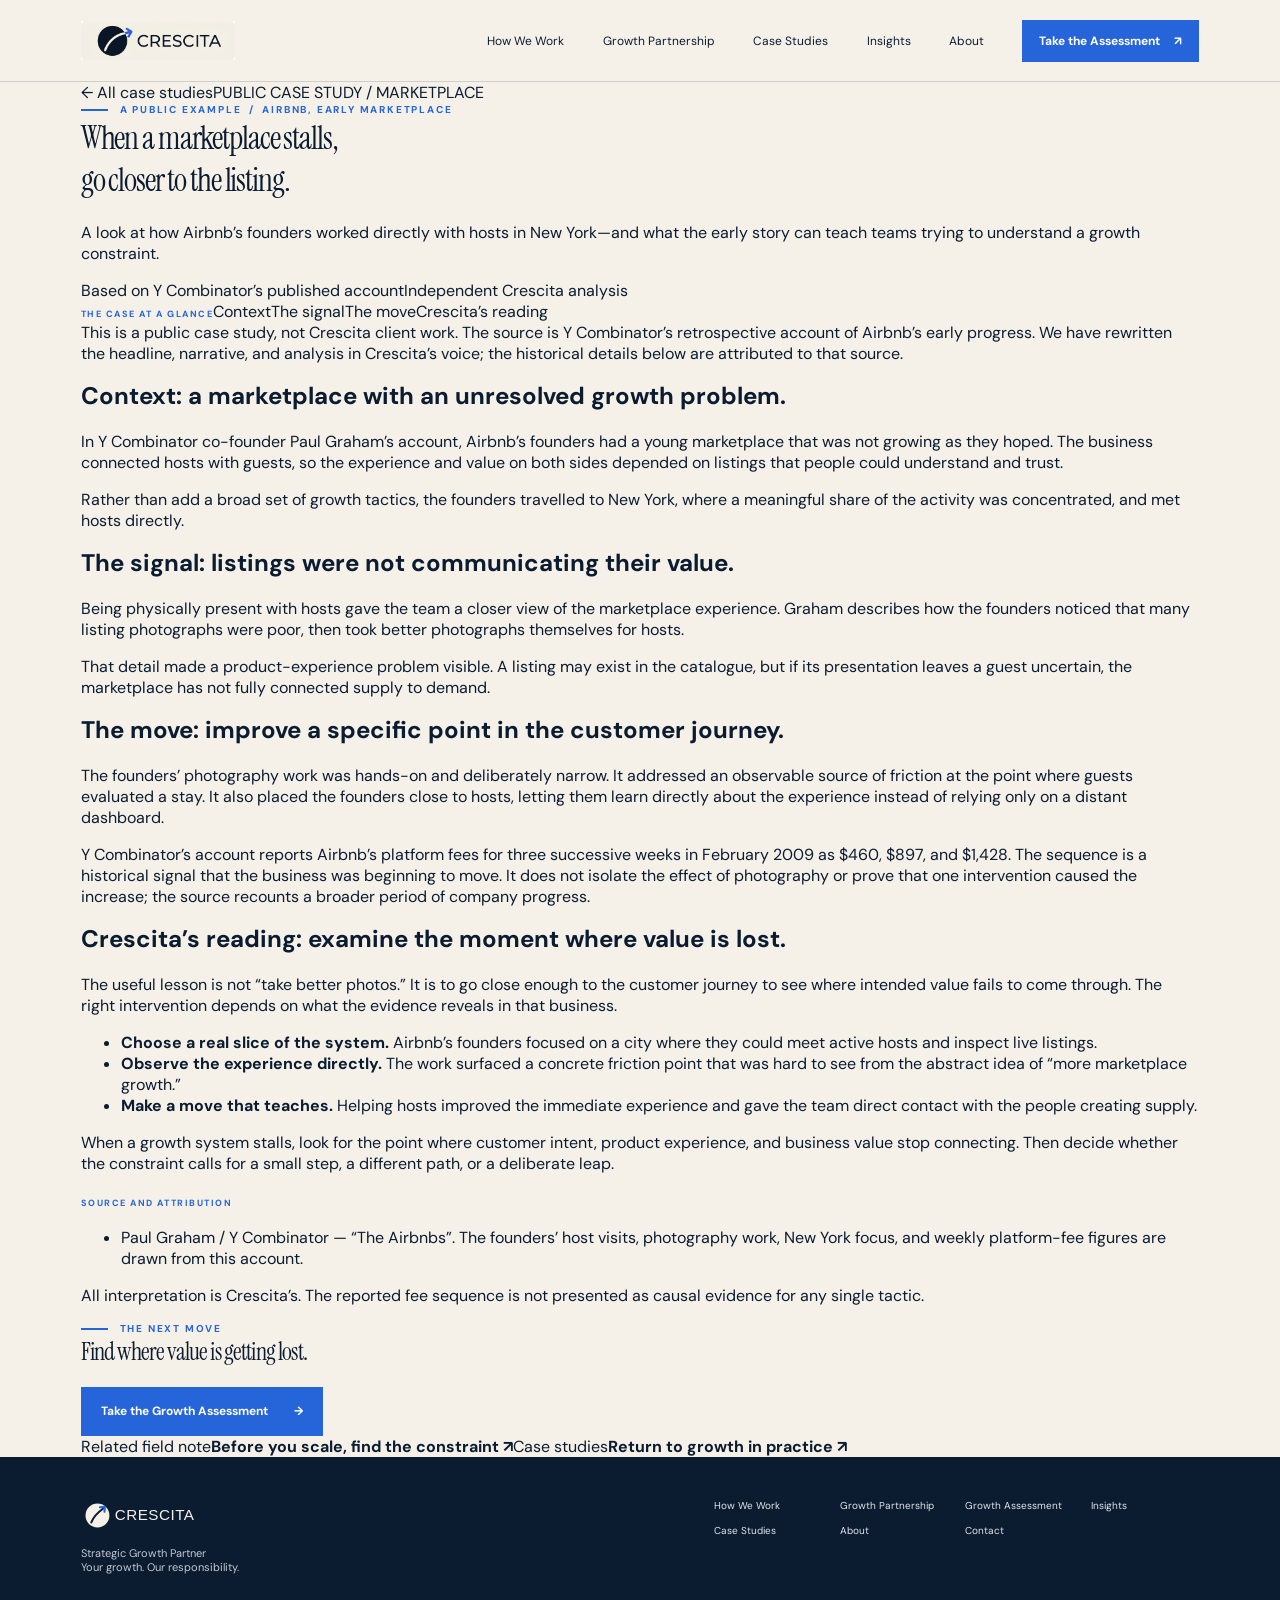
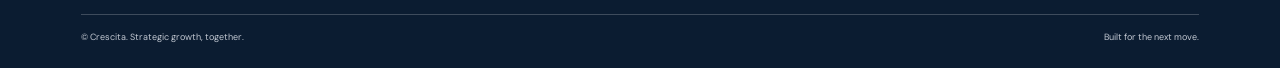
<file: airbnb-growth-case-study.html>
<!doctype html>
<html lang="en">
<head>
<meta charset="utf-8"><meta name="viewport" content="width=device-width,initial-scale=1"><meta name="theme-color" content="#F5F1E9">
<meta name="description" content="A public case study of Airbnb’s early marketplace work: how the founders got closer to hosts and the customer experience before pursuing scale.">
<link rel="canonical" href="https://bioabolila.github.io/Crescita-website/airbnb-growth-case-study.html"><meta property="og:type" content="article"><meta property="og:title" content="Airbnb’s Early Marketplace: Go Closer to the Listing — Crescita"><meta property="og:description" content="A Crescita reading of Airbnb’s early founder-led work, based on Y Combinator’s published account.">
<title>Airbnb’s Early Marketplace: Go Closer to the Listing | Crescita</title>
<link rel="preconnect" href="https://fonts.googleapis.com"><link rel="preconnect" href="https://fonts.gstatic.com" crossorigin><link href="https://fonts.googleapis.com/css2?family=DM+Sans:wght@400;500;600;700&family=Instrument+Serif:ital@0;1&display=swap" rel="stylesheet"><link rel="stylesheet" href="assets/styles.css?v=ui-audit-20261013f">
<script type="application/ld+json">{"@context":"https://schema.org","@type":"Article","headline":"When a marketplace stalls, go closer to the listing","description":"Crescita’s independent reading of Airbnb’s early marketplace work, drawn from Y Combinator’s published account.","datePublished":"2026-10-13","author":{"@type":"Organization","name":"Crescita"},"publisher":{"@type":"Organization","name":"Crescita"},"mainEntityOfPage":"https://bioabolila.github.io/Crescita-website/airbnb-growth-case-study.html"}</script>
</head>
<body>
<header class="site-header"><div class="wrap head-inner"><a class="brand" href="index.html" aria-label="Crescita home"><img class="brand-logo" src="assets/crescita-logo.svg" alt="Crescita"></a><button class="menu-toggle" aria-label="Open navigation menu" aria-expanded="false" aria-controls="site-nav"><i></i><i></i></button><nav class="nav-panel" id="site-nav" aria-label="Main navigation"><a href="how-we-work.html">How We Work</a><a href="growth-partnership.html">Growth Partnership</a><a href="case-studies.html" aria-current="page">Case Studies</a><a href="insights.html">Insights</a><a href="about.html">About</a><a class="nav-cta" href="assessment.html">Take the Assessment <span>↗</span></a></nav></div></header>
<main class="insight-article-page public-case-page"><div class="wrap insight-article-back"><a href="case-studies.html">← All case studies</a><span>PUBLIC CASE STUDY / MARKETPLACE</span></div>
<header class="wrap insight-article-hero"><div class="eyebrow">A public example&nbsp; / &nbsp;Airbnb, early marketplace</div><h1 class="serif">When a marketplace stalls,<br>go closer to the listing.</h1><p class="insight-article-deck">A look at how Airbnb’s founders worked directly with hosts in New York—and what the early story can teach teams trying to understand a growth constraint.</p><div class="insight-article-byline"><span>Based on Y Combinator’s published account</span><span>Independent Crescita analysis</span></div></header>
<article class="wrap insight-article-layout"><aside class="insight-article-aside"><span class="detail-label">The case at a glance</span><a href="#context">Context</a><a href="#signal">The signal</a><a href="#move">The move</a><a href="#reading">Crescita’s reading</a></aside>
<div class="insight-prose"><p class="insight-opening">This is a public case study, not Crescita client work. The source is Y Combinator’s retrospective account of Airbnb’s early progress. We have rewritten the headline, narrative, and analysis in Crescita’s voice; the historical details below are attributed to that source.</p>
<h2 id="context">Context: a marketplace with an unresolved growth problem.</h2><p>In Y Combinator co-founder Paul Graham’s account, Airbnb’s founders had a young marketplace that was not growing as they hoped. The business connected hosts with guests, so the experience and value on both sides depended on listings that people could understand and trust.</p><p>Rather than add a broad set of growth tactics, the founders travelled to New York, where a meaningful share of the activity was concentrated, and met hosts directly.</p>
<h2 id="signal">The signal: listings were not communicating their value.</h2><p>Being physically present with hosts gave the team a closer view of the marketplace experience. Graham describes how the founders noticed that many listing photographs were poor, then took better photographs themselves for hosts.</p><p>That detail made a product-experience problem visible. A listing may exist in the catalogue, but if its presentation leaves a guest uncertain, the marketplace has not fully connected supply to demand.</p>
<h2 id="move">The move: improve a specific point in the customer journey.</h2><p>The founders’ photography work was hands-on and deliberately narrow. It addressed an observable source of friction at the point where guests evaluated a stay. It also placed the founders close to hosts, letting them learn directly about the experience instead of relying only on a distant dashboard.</p><p>Y Combinator’s account reports Airbnb’s platform fees for three successive weeks in February 2009 as $460, $897, and $1,428. The sequence is a historical signal that the business was beginning to move. It does not isolate the effect of photography or prove that one intervention caused the increase; the source recounts a broader period of company progress.</p>
<h2 id="reading">Crescita’s reading: examine the moment where value is lost.</h2><p>The useful lesson is not “take better photos.” It is to go close enough to the customer journey to see where intended value fails to come through. The right intervention depends on what the evidence reveals in that business.</p><ul><li><strong>Choose a real slice of the system.</strong> Airbnb’s founders focused on a city where they could meet active hosts and inspect live listings.</li><li><strong>Observe the experience directly.</strong> The work surfaced a concrete friction point that was hard to see from the abstract idea of “more marketplace growth.”</li><li><strong>Make a move that teaches.</strong> Helping hosts improved the immediate experience and gave the team direct contact with the people creating supply.</li></ul><p>When a growth system stalls, look for the point where customer intent, product experience, and business value stop connecting. Then decide whether the constraint calls for a small step, a different path, or a deliberate leap.</p>
<aside class="insight-source-note"><span class="detail-label">Source and attribution</span><ul><li><a href="https://www.ycombinator.com/blog/the-airbnbs" target="_blank" rel="noopener">Paul Graham / Y Combinator — “The Airbnbs”</a>. The founders’ host visits, photography work, New York focus, and weekly platform-fee figures are drawn from this account.</li></ul><p>All interpretation is Crescita’s. The reported fee sequence is not presented as causal evidence for any single tactic.</p></aside>
<div class="insight-article-cta"><div class="eyebrow">The next move</div><h2 class="serif">Find where value is getting lost.</h2><a class="button" href="assessment.html">Take the Growth Assessment <span>→</span></a></div><nav class="insight-related" aria-label="Related pages"><a href="startup-growth-strategy.html"><span>Related field note</span><strong>Before you scale, find the constraint ↗</strong></a><a href="case-studies.html"><span>Case studies</span><strong>Return to growth in practice ↗</strong></a></nav></div></article></main>
<footer class="footer"><div class="wrap"><div class="footer-top"><div class="footer-brand"><a class="brand footer-logo" href="index.html" aria-label="Crescita home"><img class="footer-logo-mark" src="assets/crescita-footer-logo.svg" alt="Crescita"></a><p>Strategic Growth Partner<br>Your growth. Our responsibility.</p></div><nav class="footer-links" aria-label="Footer"><a href="how-we-work.html">How We Work</a><a href="growth-partnership.html">Growth Partnership</a><a href="assessment.html">Growth Assessment</a><a href="insights.html">Insights</a><a href="case-studies.html" aria-current="page">Case Studies</a><a href="about.html">About</a><a href="contact.html">Contact</a></nav></div><div class="footer-bottom"><span>© Crescita. Strategic growth, together.</span><span>Built for the next move.</span></div></div></footer><script src="assets/site.js?v=ui-audit-20261013f"></script></body></html>
</file>
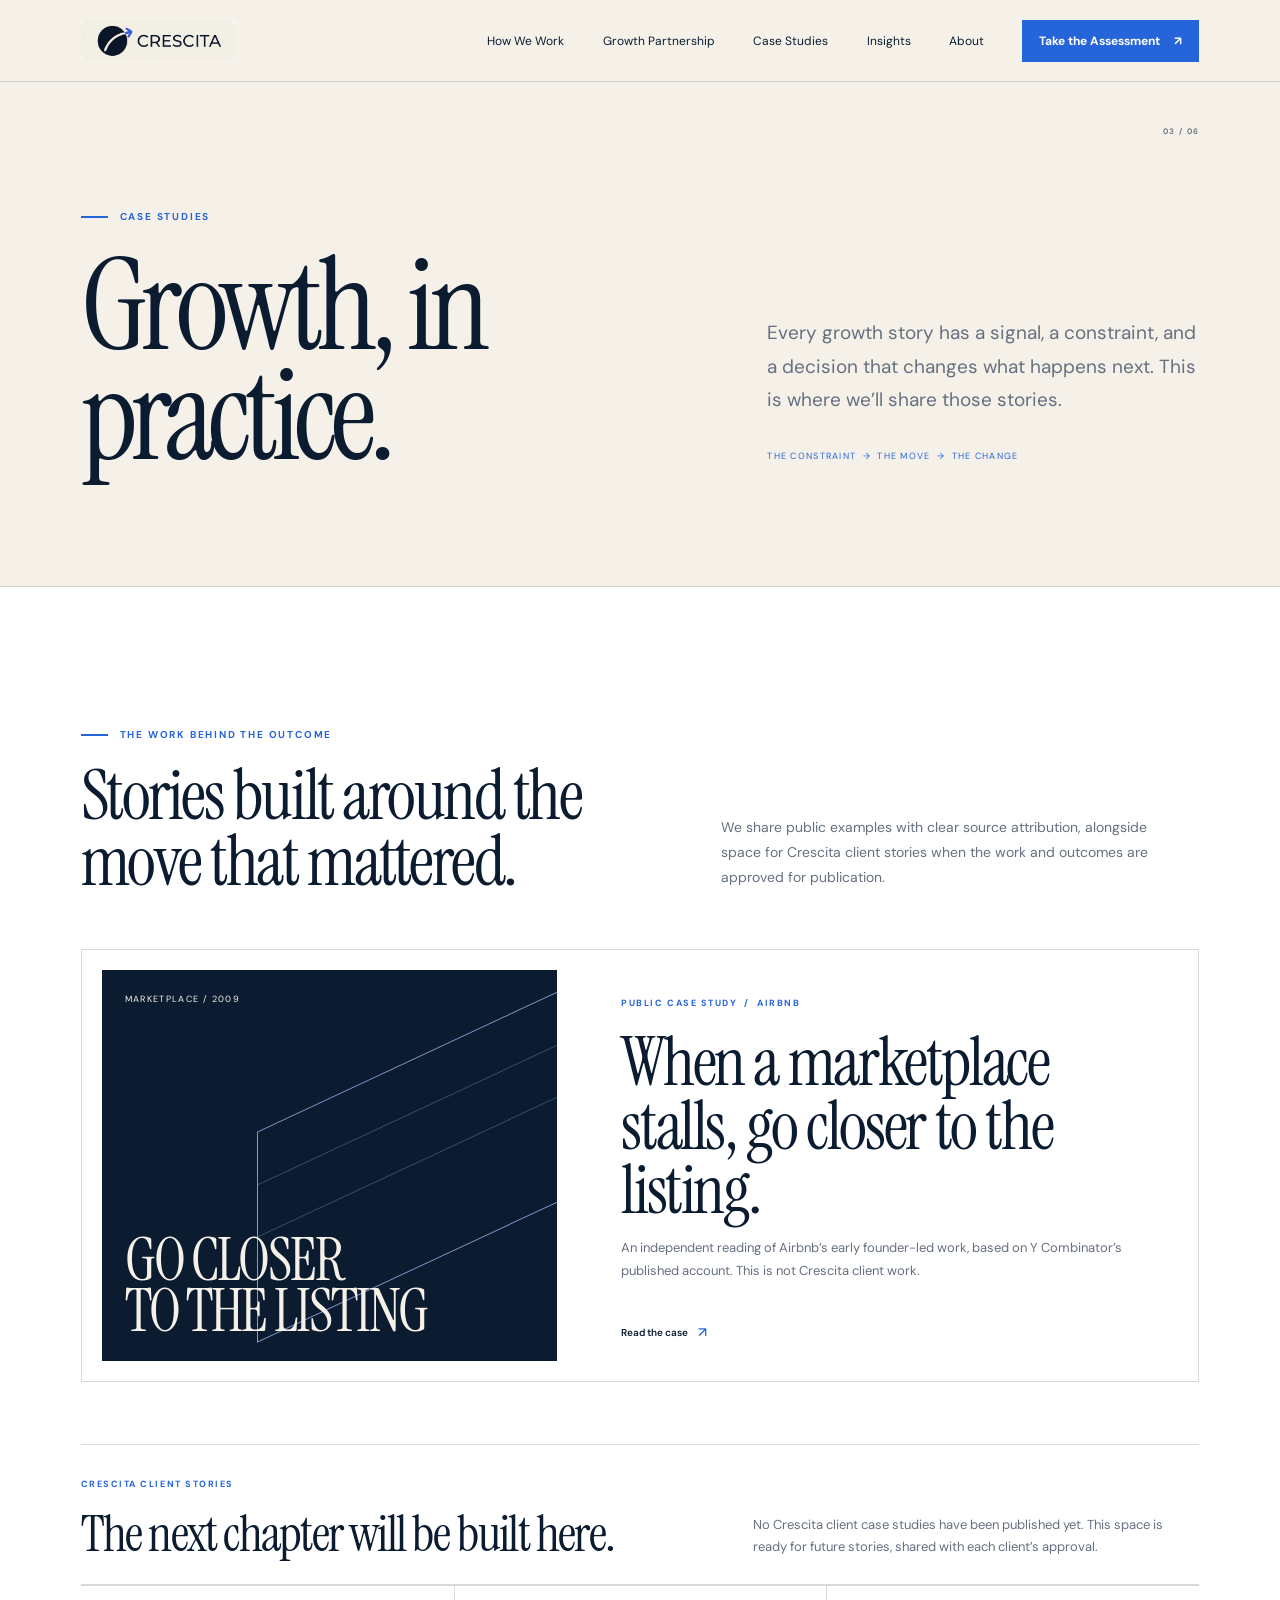
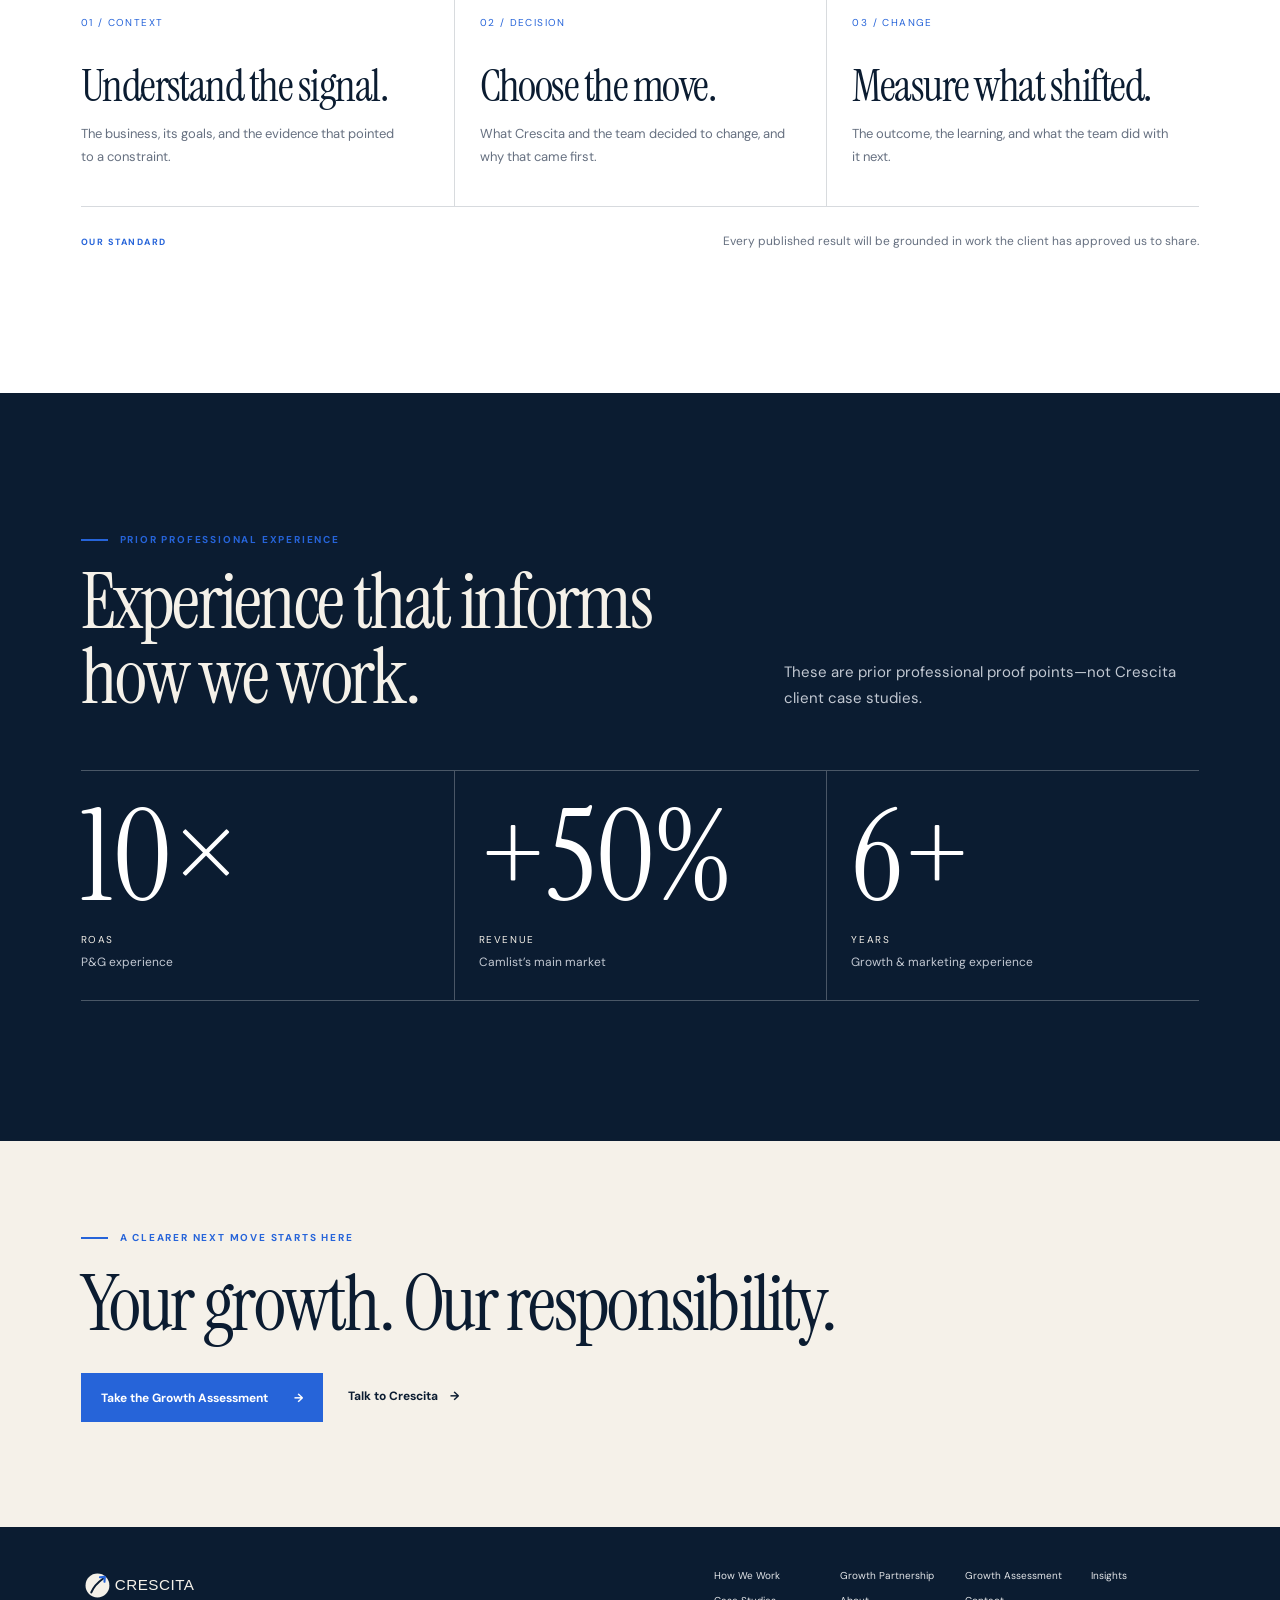
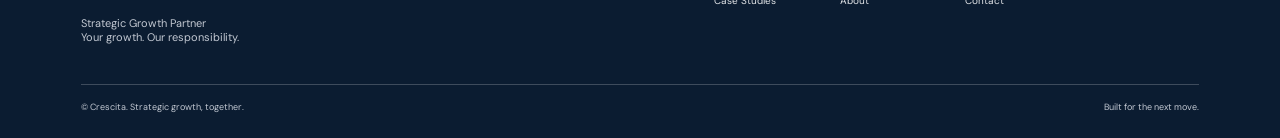
<file: case-studies.html>
<!doctype html>
<html lang="en">
<head>
<meta charset="utf-8">
<meta name="viewport" content="width=device-width,initial-scale=1">
<meta name="theme-color" content="#F5F1E9">
<meta name="description" content="A place for Crescita case studies: the growth constraint, the decision, and the change that followed.">
<title>Case Studies — Crescita</title>
<link rel="preconnect" href="https://fonts.googleapis.com">
<link rel="preconnect" href="https://fonts.gstatic.com" crossorigin>
<link href="https://fonts.googleapis.com/css2?family=DM+Sans:wght@400;500;600;700&family=Instrument+Serif:ital@0;1&display=swap" rel="stylesheet">
<link rel="stylesheet" href="assets/styles.css?v=ui-audit-20261013f">
</head>
<body>
<header class="site-header"><div class="wrap head-inner"><a class="brand" href="index.html" aria-label="Crescita home"><img class="brand-logo" src="assets/crescita-logo.svg" alt="Crescita"></a><button class="menu-toggle" aria-label="Open navigation menu" aria-expanded="false" aria-controls="site-nav"><i></i><i></i></button><nav class="nav-panel" id="site-nav" aria-label="Main navigation"><a href="how-we-work.html">How We Work</a><a href="growth-partnership.html">Growth Partnership</a><a href="case-studies.html" aria-current="page">Case Studies</a><a href="insights.html">Insights</a><a href="about.html">About</a><a class="nav-cta" href="assessment.html">Take the Assessment <span>↗</span></a></nav></div></header>
<main class="case-studies-page">
  <section class="case-archive-hero wrap" data-deck="03 / 06">
    <div class="eyebrow">Case Studies</div>
    <div class="case-archive-head">
      <h1 class="serif">Growth, in<br>practice.</h1>
      <div class="case-archive-intro">
        <p>Every growth story has a signal, a constraint, and a decision that changes what happens next. This is where we’ll share those stories.</p>
        <span class="case-archive-index">THE CONSTRAINT&nbsp; → &nbsp;THE MOVE&nbsp; → &nbsp;THE CHANGE</span>
      </div>
    </div>
  </section>

  <section class="section case-archive">
    <div class="wrap">
      <div class="case-archive-status">
        <div>
          <div class="eyebrow">The work behind the outcome</div>
          <h2 class="serif">Stories built around the move that mattered.</h2>
        </div>
        <p>We share public examples with clear source attribution, alongside space for Crescita client stories when the work and outcomes are approved for publication.</p>
      </div>
      <a class="public-case-card" href="airbnb-growth-case-study.html">
        <div class="public-case-art" aria-hidden="true"><span>MARKETPLACE / 2009</span><i></i><b>GO CLOSER<br>TO THE LISTING</b></div>
        <div class="public-case-copy"><span class="detail-label">Public case study&nbsp; / &nbsp;Airbnb</span><h3 class="serif">When a marketplace stalls, go closer to the listing.</h3><p>An independent reading of Airbnb’s early founder-led work, based on Y Combinator’s published account. This is not Crescita client work.</p><span class="insight-read-link">Read the case <b>↗</b></span></div>
      </a>
      <div class="case-client-space"><div><span class="detail-label">Crescita client stories</span><h3 class="serif">The next chapter will be built here.</h3></div><p>No Crescita client case studies have been published yet. This space is ready for future stories, shared with each client’s approval.</p></div>
      <div class="case-story-framework" aria-label="What each case study will cover">
        <article class="case-story-pillar">
          <span class="num">01 / CONTEXT</span>
          <h3 class="serif">Understand the signal.</h3>
          <p>The business, its goals, and the evidence that pointed to a constraint.</p>
        </article>
        <article class="case-story-pillar">
          <span class="num">02 / DECISION</span>
          <h3 class="serif">Choose the move.</h3>
          <p>What Crescita and the team decided to change, and why that came first.</p>
        </article>
        <article class="case-story-pillar">
          <span class="num">03 / CHANGE</span>
          <h3 class="serif">Measure what shifted.</h3>
          <p>The outcome, the learning, and what the team did with it next.</p>
        </article>
      </div>
      <div class="case-archive-note"><span class="detail-label">Our standard</span><p>Every published result will be grounded in work the client has approved us to share.</p></div>
    </div>
  </section>

  <section class="section experience">
    <div class="wrap">
      <div class="section-head">
        <div><div class="eyebrow">Prior Professional Experience</div><h2 class="serif">Experience that informs how we work.</h2></div>
        <p>These are prior professional proof points—not Crescita client case studies.</p>
      </div>
      <div class="proof-grid">
        <div class="proof"><strong>10×</strong><span>ROAS</span><small>P&amp;G experience</small></div>
        <div class="proof"><strong>+50%</strong><span>REVENUE</span><small>Camlist’s main market</small></div>
        <div class="proof"><strong>6+</strong><span>YEARS</span><small>Growth &amp; marketing experience</small></div>
      </div>
    </div>
  </section>

  <section class="section wrap page-cta">
    <div class="eyebrow">A Clearer Next Move Starts Here</div>
    <h2 class="serif">Your growth. Our responsibility.</h2>
    <div class="actions"><a class="button" href="assessment.html">Take the Growth Assessment <span>→</span></a><a class="text-link" href="contact.html#growth-conversation">Talk to Crescita <span>→</span></a></div>
  </section>
</main>
<footer class="footer"><div class="wrap"><div class="footer-top"><div class="footer-brand"><a class="brand footer-logo" href="index.html" aria-label="Crescita home"><img class="footer-logo-mark" src="assets/crescita-footer-logo.svg" alt="Crescita"></a><p>Strategic Growth Partner<br>Your growth. Our responsibility.</p></div><nav class="footer-links" aria-label="Footer"><a href="how-we-work.html">How We Work</a><a href="growth-partnership.html">Growth Partnership</a><a href="assessment.html">Growth Assessment</a><a href="insights.html">Insights</a><a href="case-studies.html" aria-current="page">Case Studies</a><a href="about.html">About</a><a href="contact.html">Contact</a></nav></div><div class="footer-bottom"><span>© Crescita. Strategic growth, together.</span><span>Built for the next move.</span></div></div></footer>
<script src="assets/site.js?v=ui-audit-20261013f"></script>
</body>
</html>
</file>
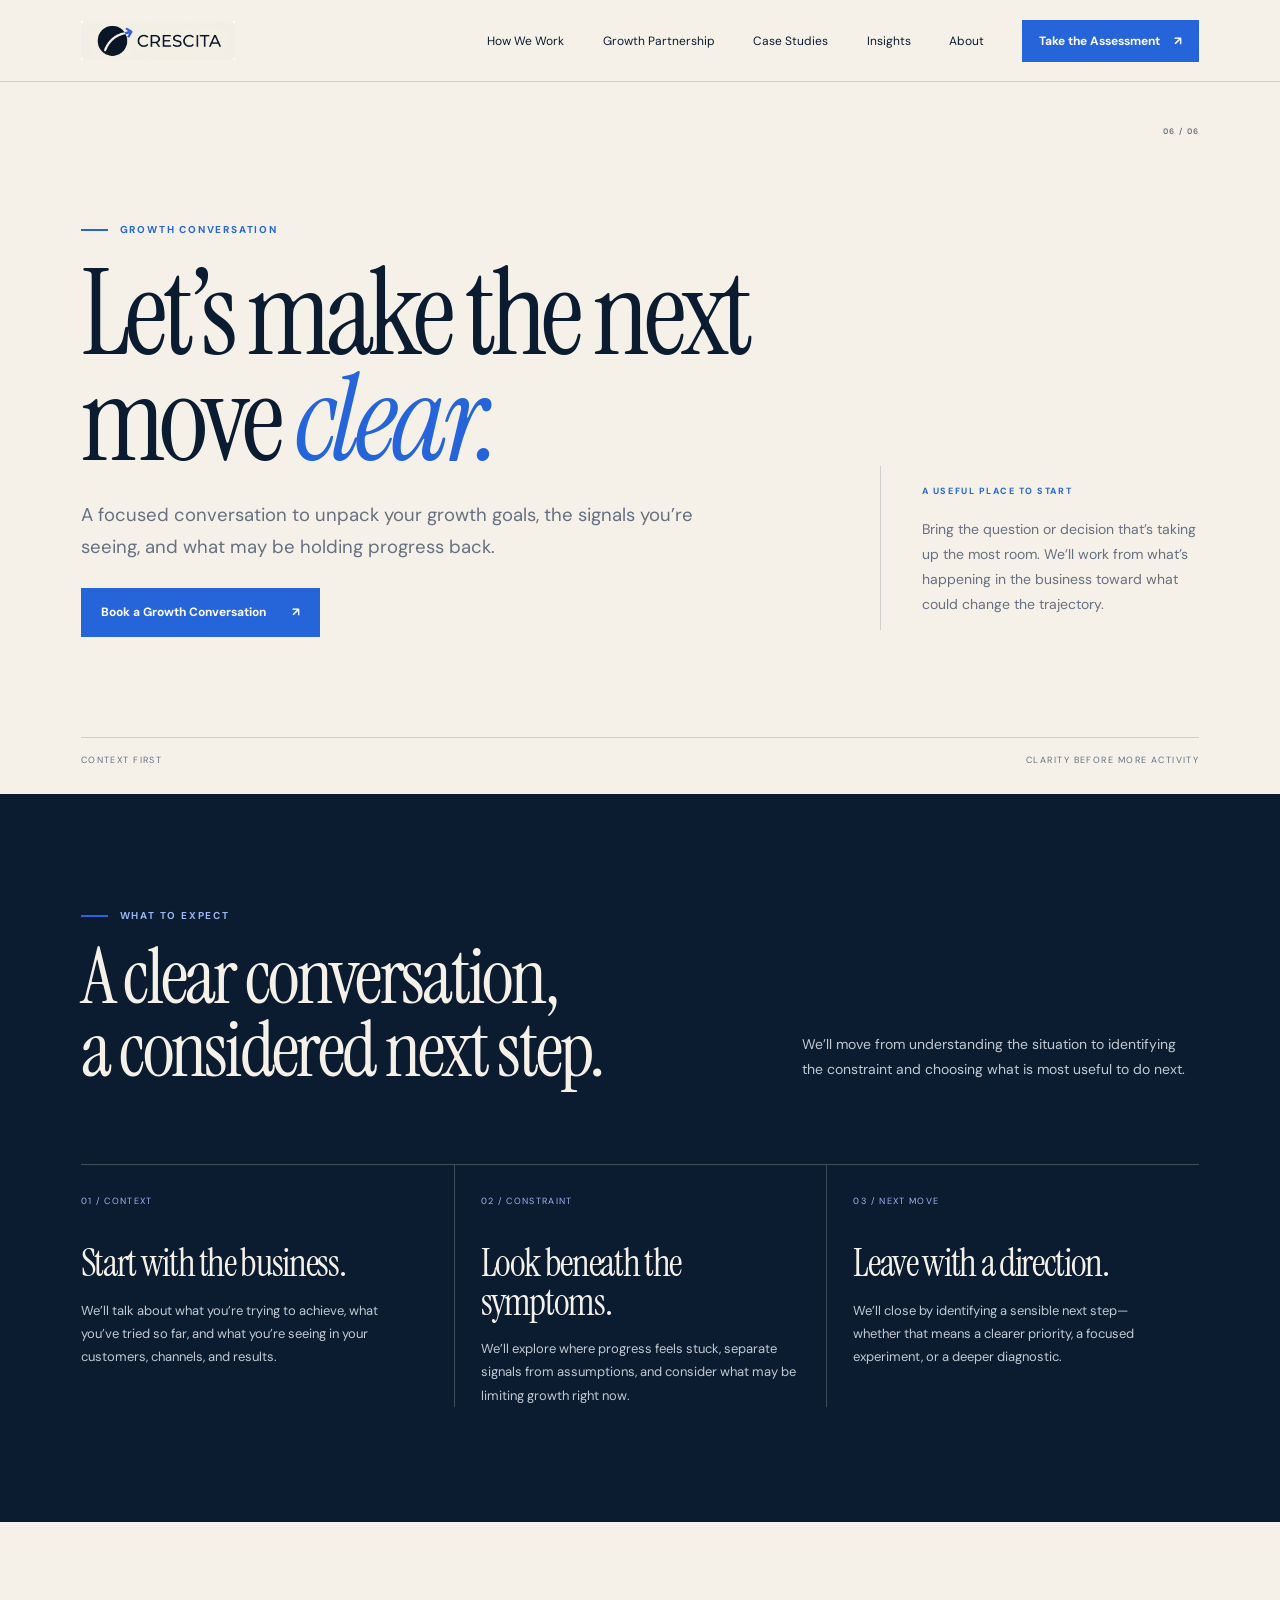
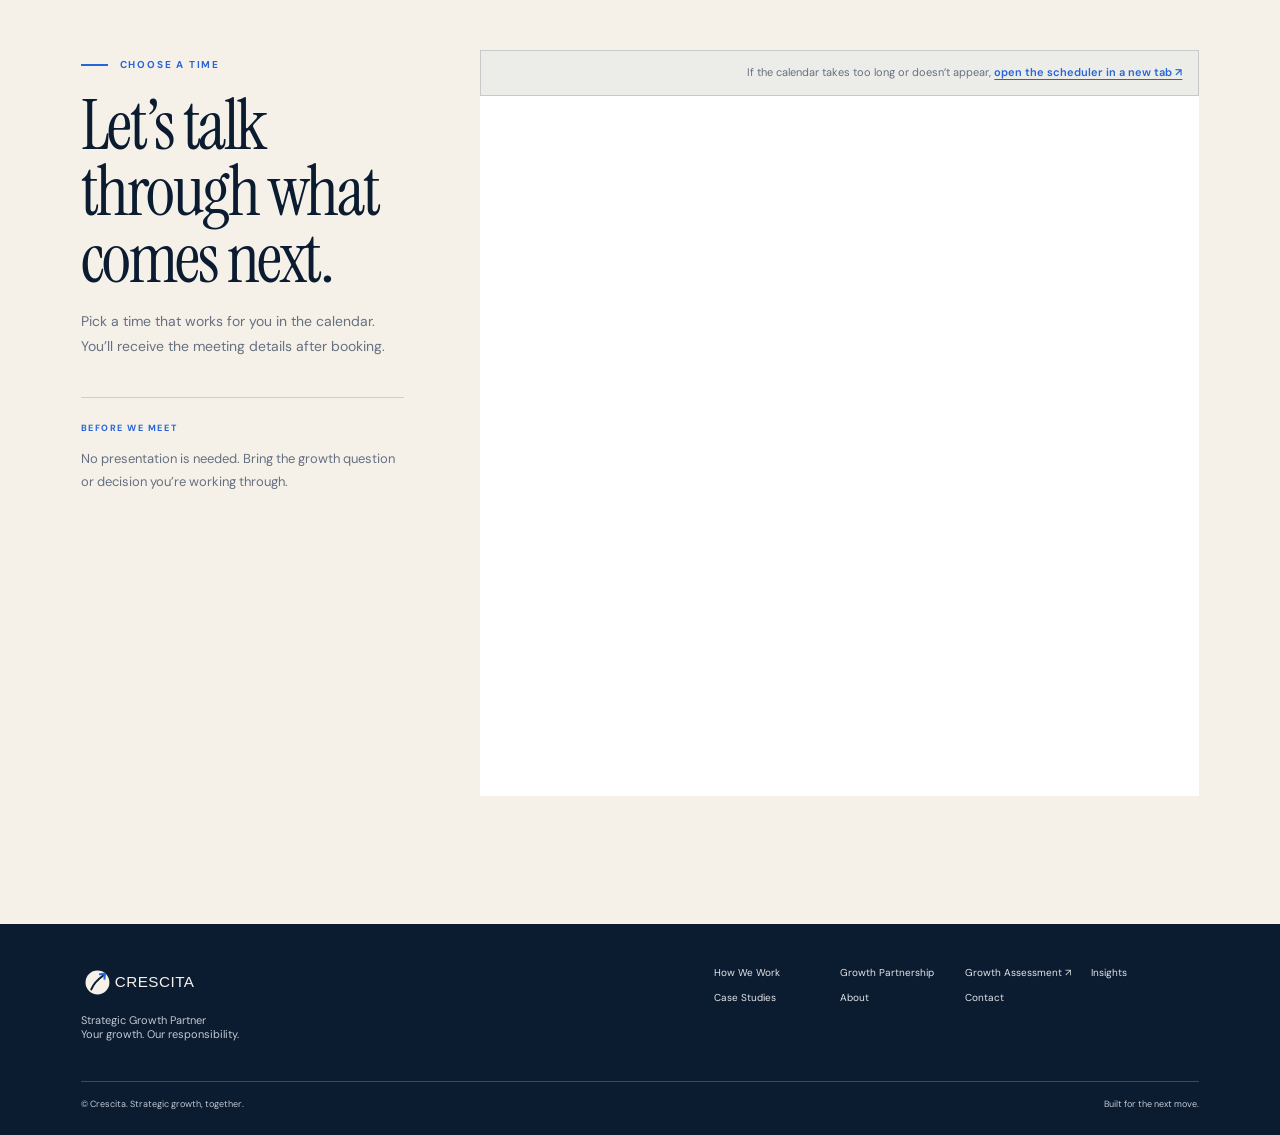
<file: contact.html>
<!doctype html>
<html lang="en">
<head>
<meta charset="utf-8">
<meta name="viewport" content="width=device-width,initial-scale=1">
<meta name="theme-color" content="#F5F1E9">
<meta name="description" content="Book a Growth Conversation with Crescita and get clearer on the constraint behind your growth challenge and the next move to make.">
<title>Contact — Crescita</title>
<link rel="preconnect" href="https://fonts.googleapis.com">
<link rel="preconnect" href="https://fonts.gstatic.com" crossorigin>
<link href="https://fonts.googleapis.com/css2?family=DM+Sans:wght@400;500;600;700&family=Instrument+Serif:ital@0;1&display=swap" rel="stylesheet">
<link rel="stylesheet" href="assets/styles.css?v=ui-audit-20261013f">
</head>
<body>
<header class="site-header"><div class="wrap head-inner"><a class="brand" href="index.html" aria-label="Crescita home"><img class="brand-logo" src="assets/crescita-logo.svg" alt="Crescita"></a><button class="menu-toggle" aria-label="Open navigation menu" aria-expanded="false" aria-controls="site-nav"><i></i><i></i></button><nav class="nav-panel" id="site-nav" aria-label="Main navigation"><a href="how-we-work.html">How We Work</a><a href="growth-partnership.html">Growth Partnership</a><a href="case-studies.html">Case Studies</a><a href="insights.html">Insights</a><a href="about.html">About</a><a class="nav-cta" href="assessment.html">Take the Assessment <span>↗</span></a></nav></div></header>
<main class="contact-page">
<section class="contact-hero" data-deck="06 / 06"><div class="wrap"><div class="contact-hero-grid"><div class="contact-hero-main"><div class="eyebrow">Growth Conversation</div><h1 class="serif">Let’s make the next move <em>clear.</em></h1><p class="contact-hero-lede">A focused conversation to unpack your growth goals, the signals you’re seeing, and what may be holding progress back.</p><a class="button" href="#growth-conversation">Book a Growth Conversation <span>↗</span></a></div><aside class="contact-hero-aside"><span class="detail-label">A useful place to start</span><p>Bring the question or decision that’s taking up the most room. We’ll work from what’s happening in the business toward what could change the trajectory.</p></aside></div><div class="contact-hero-foot"><span>CONTEXT FIRST</span><span>CLARITY BEFORE MORE ACTIVITY</span></div></div></section>
<section class="contact-expect"><div class="wrap"><div class="contact-expect-head"><div><div class="eyebrow">What to expect</div><h2 class="serif">A clear conversation,<br>a considered next step.</h2></div><p>We’ll move from understanding the situation to identifying the constraint and choosing what is most useful to do next.</p></div><div class="contact-expect-grid"><article class="contact-expect-item"><span class="contact-expect-number">01 / CONTEXT</span><h3 class="serif">Start with the business.</h3><p>We’ll talk about what you’re trying to achieve, what you’ve tried so far, and what you’re seeing in your customers, channels, and results.</p></article><article class="contact-expect-item"><span class="contact-expect-number">02 / CONSTRAINT</span><h3 class="serif">Look beneath the symptoms.</h3><p>We’ll explore where progress feels stuck, separate signals from assumptions, and consider what may be limiting growth right now.</p></article><article class="contact-expect-item"><span class="contact-expect-number">03 / NEXT MOVE</span><h3 class="serif">Leave with a direction.</h3><p>We’ll close by identifying a sensible next step—whether that means a clearer priority, a focused experiment, or a deeper diagnostic.</p></article></div></div></section>
<section class="contact-booking-section" id="growth-conversation"><div class="wrap contact-booking-layout"><div class="contact-booking-copy"><div class="eyebrow">Choose a time</div><h2 class="serif">Let’s talk through what comes next.</h2><p>Pick a time that works for you in the calendar. You’ll receive the meeting details after booking.</p><p class="assessment-booking-context" id="assessment-booking-context" hidden>Your assessment code <strong></strong> is included in this Calendly booking link.</p><div class="contact-prep"><span class="detail-label">Before we meet</span><p>No presentation is needed. Bring the growth question or decision you’re working through.</p></div></div><div class="calendly-shell"><p class="calendly-loading" role="status">Loading available times…</p><p class="calendly-fallback">If the calendar takes too long or doesn’t appear, <a href="https://calendly.com/mohamedabolila00/growth-conversation" target="_blank" rel="noopener">open the scheduler in a new tab ↗</a></p><div class="calendly-inline-widget" data-url="https://calendly.com/mohamedabolila00/growth-conversation" style="min-width:min(100%,320px);height:700px;"></div></div></div></section>
</main>
<footer class="footer"><div class="wrap"><div class="footer-top"><div class="footer-brand"><a class="brand footer-logo" href="index.html" aria-label="Crescita home"><img class="footer-logo-mark" src="assets/crescita-footer-logo.svg" alt="Crescita"></a><p>Strategic Growth Partner<br>Your growth. Our responsibility.</p></div><nav class="footer-links" aria-label="Footer"><a href="how-we-work.html">How We Work</a><a href="growth-partnership.html">Growth Partnership</a><a href="assessment.html">Growth Assessment ↗</a><a href="insights.html">Insights</a><a href="case-studies.html">Case Studies</a><a href="about.html">About</a><a href="contact.html">Contact</a></nav></div><div class="footer-bottom"><span>© Crescita. Strategic growth, together.</span><span>Built for the next move.</span></div></div></footer>
<script src="assets/contact-booking.js"></script><script src="assets/site.js?v=ui-audit-20261013f"></script>
</body>
</html>
</file>
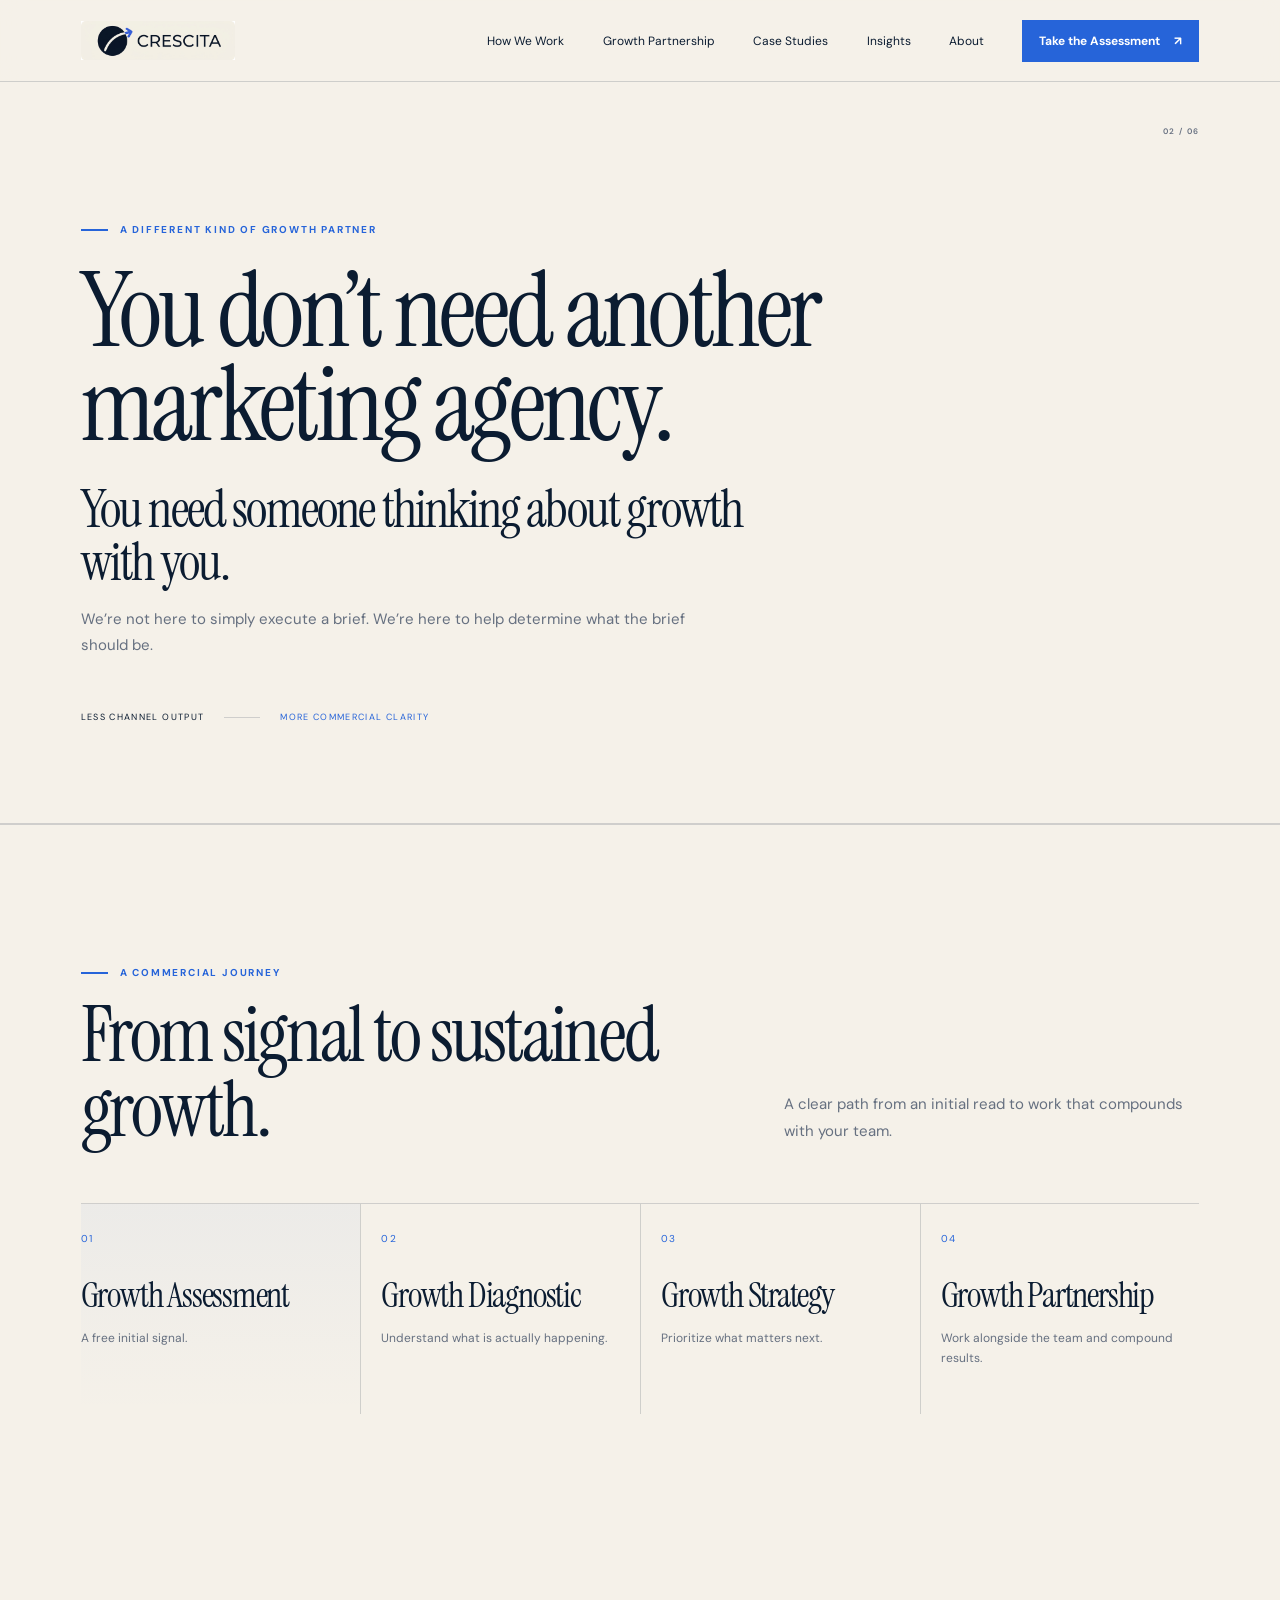
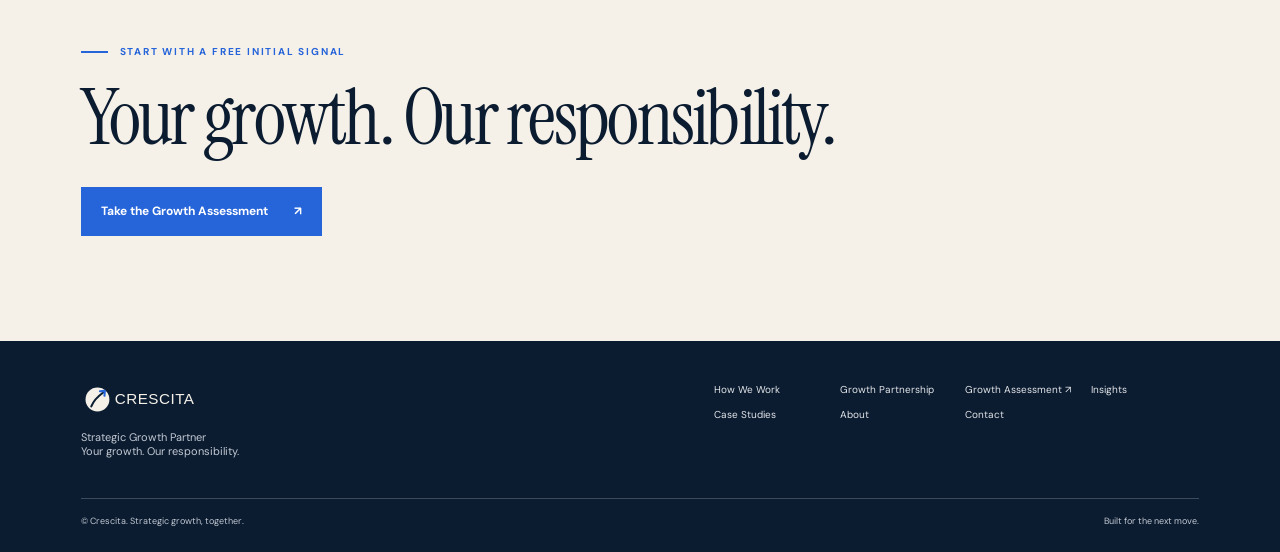
<file: growth-partnership.html>
<!doctype html><html lang="en"><head><meta charset="utf-8"><meta name="viewport" content="width=device-width,initial-scale=1"><title>Growth Partnership — Crescita</title><link rel="preconnect" href="https://fonts.googleapis.com"><link rel="preconnect" href="https://fonts.gstatic.com" crossorigin><link href="https://fonts.googleapis.com/css2?family=DM+Sans:wght@400;500;600;700&family=Instrument+Serif:ital@0;1&display=swap" rel="stylesheet"><link rel="stylesheet" href="assets/styles.css?v=ui-audit-20261013f"></head><body>
<header class="site-header"><div class="wrap head-inner"><a class="brand" href="index.html" aria-label="Crescita home"><img class="brand-logo" src="assets/crescita-logo.svg" alt="Crescita"></a><button class="menu-toggle" aria-label="Open navigation menu" aria-expanded="false" aria-controls="site-nav"><i></i><i></i></button><nav class="nav-panel" id="site-nav" aria-label="Main navigation"><a href="how-we-work.html">How We Work</a><a href="growth-partnership.html">Growth Partnership</a><a href="case-studies.html">Case Studies</a><a href="insights.html">Insights</a><a href="about.html">About</a><a class="nav-cta" href="assessment.html">Take the Assessment <span>↗</span></a></nav></div></header>
<main><section class="page-hero wrap" data-deck="02 / 06"><div class="eyebrow">A Different Kind of Growth Partner</div><h1 class="serif">You don’t need another<br>marketing agency.</h1><p class="page-lead serif">You need someone thinking about growth with you.</p><p>We’re not here to simply execute a brief. We’re here to help determine what the brief should be.</p><div class="contrast"><span>LESS CHANNEL OUTPUT</span><b></b><span>MORE COMMERCIAL CLARITY</span></div></section><section class="section journey wrap"><div class="section-head"><div><div class="eyebrow">A Commercial Journey</div><h2 class="serif">From signal to sustained growth.</h2></div><p>A clear path from an initial read to work that compounds with your team.</p></div><div class="journey-grid"><article class="journey-item"><span class="num">01</span><h3 class="serif">Growth Assessment</h3><p>A free initial signal.</p></article><article class="journey-item"><span class="num">02</span><h3 class="serif">Growth Diagnostic</h3><p>Understand what is actually happening.</p></article><article class="journey-item"><span class="num">03</span><h3 class="serif">Growth Strategy</h3><p>Prioritize what matters next.</p></article><article class="journey-item"><span class="num">04</span><h3 class="serif">Growth Partnership</h3><p>Work alongside the team and compound results.</p></article></div></section><section class="section wrap page-cta"><div class="eyebrow">Start with a free initial signal</div><h2 class="serif">Your growth. Our responsibility.</h2><a class="button" href="assessment.html">Take the Growth Assessment <span>↗</span></a></section></main>
<footer class="footer"><div class="wrap"><div class="footer-top"><div class="footer-brand"><a class="brand footer-logo" href="index.html" aria-label="Crescita home"><img class="footer-logo-mark" src="assets/crescita-footer-logo.svg" alt="Crescita"></a><p>Strategic Growth Partner<br>Your growth. Our responsibility.</p></div><nav class="footer-links" aria-label="Footer"><a href="how-we-work.html">How We Work</a><a href="growth-partnership.html">Growth Partnership</a><a href="assessment.html">Growth Assessment ↗</a><a href="insights.html">Insights</a><a href="case-studies.html">Case Studies</a><a href="about.html">About</a><a href="contact.html">Contact</a></nav></div><div class="footer-bottom"><span>© Crescita. Strategic growth, together.</span><span>Built for the next move.</span></div></div></footer><script src="assets/site.js?v=ui-audit-20261013f"></script></body></html>
</file>
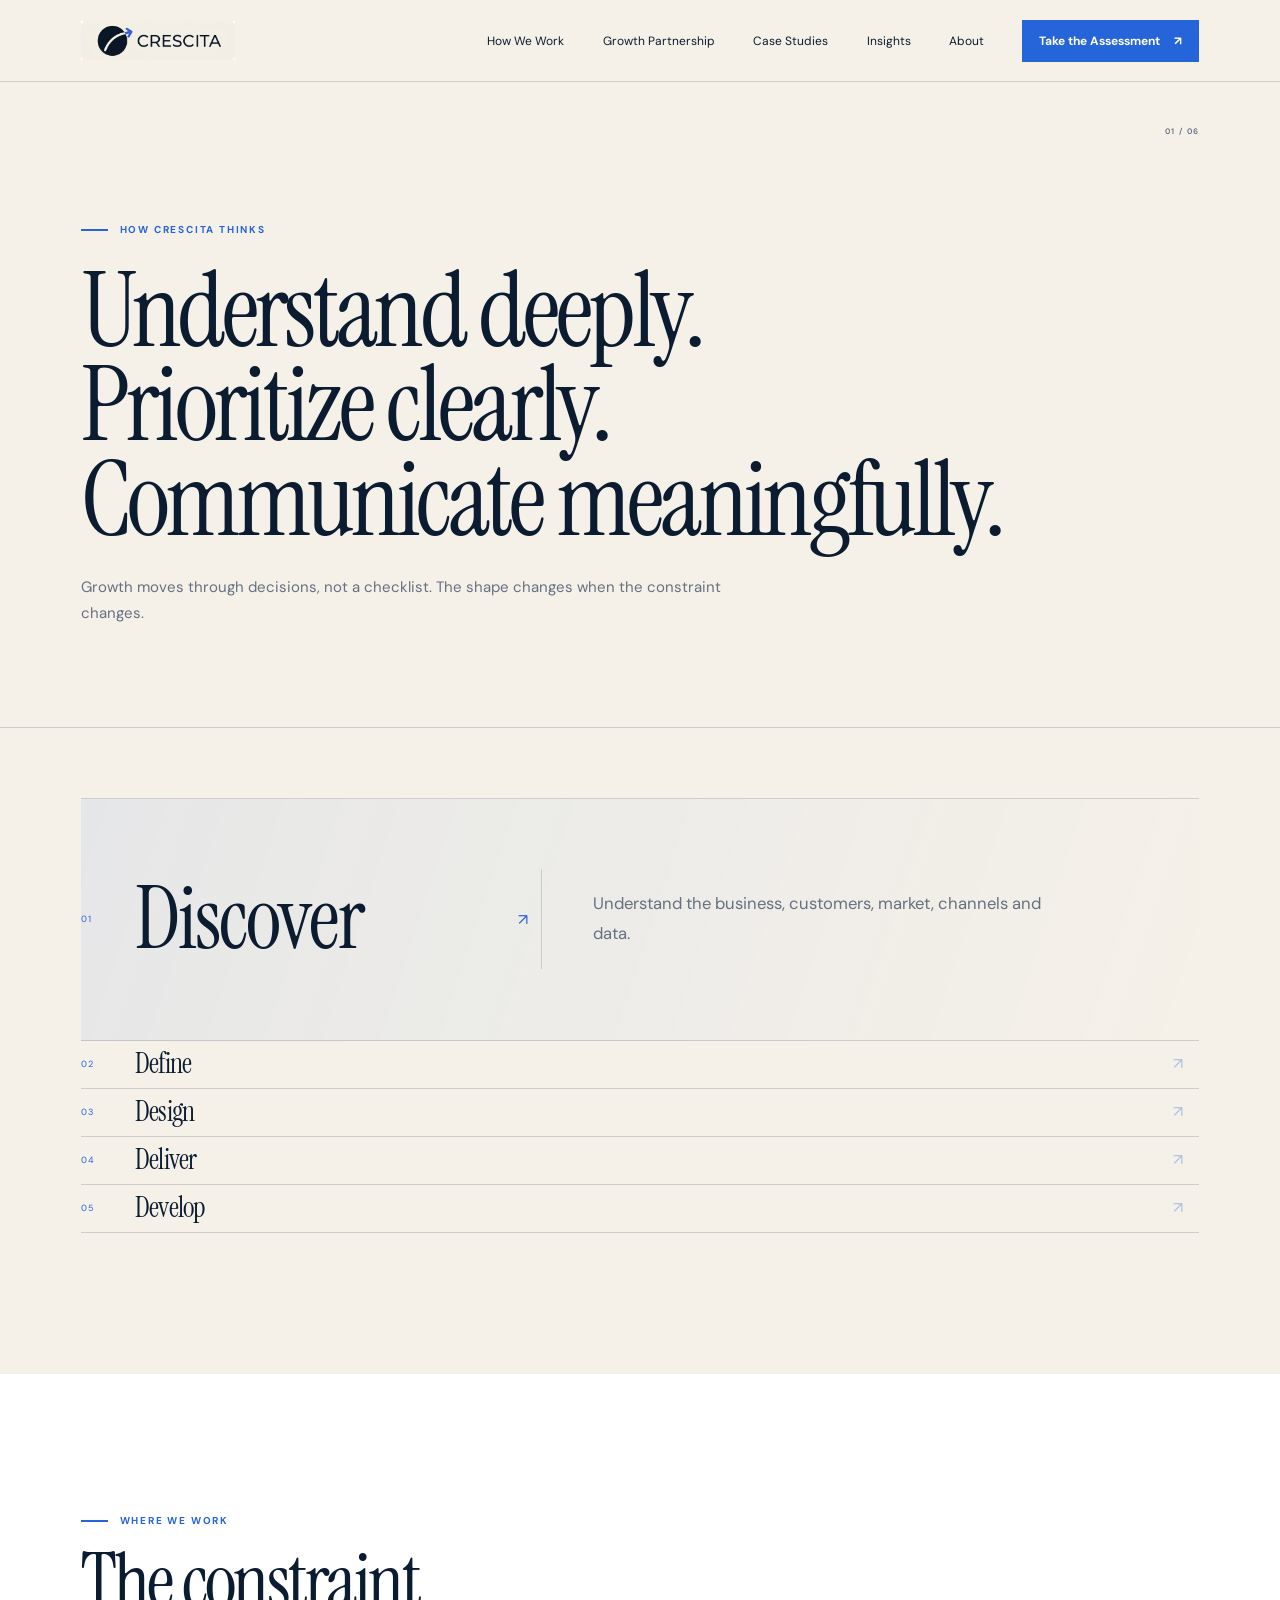
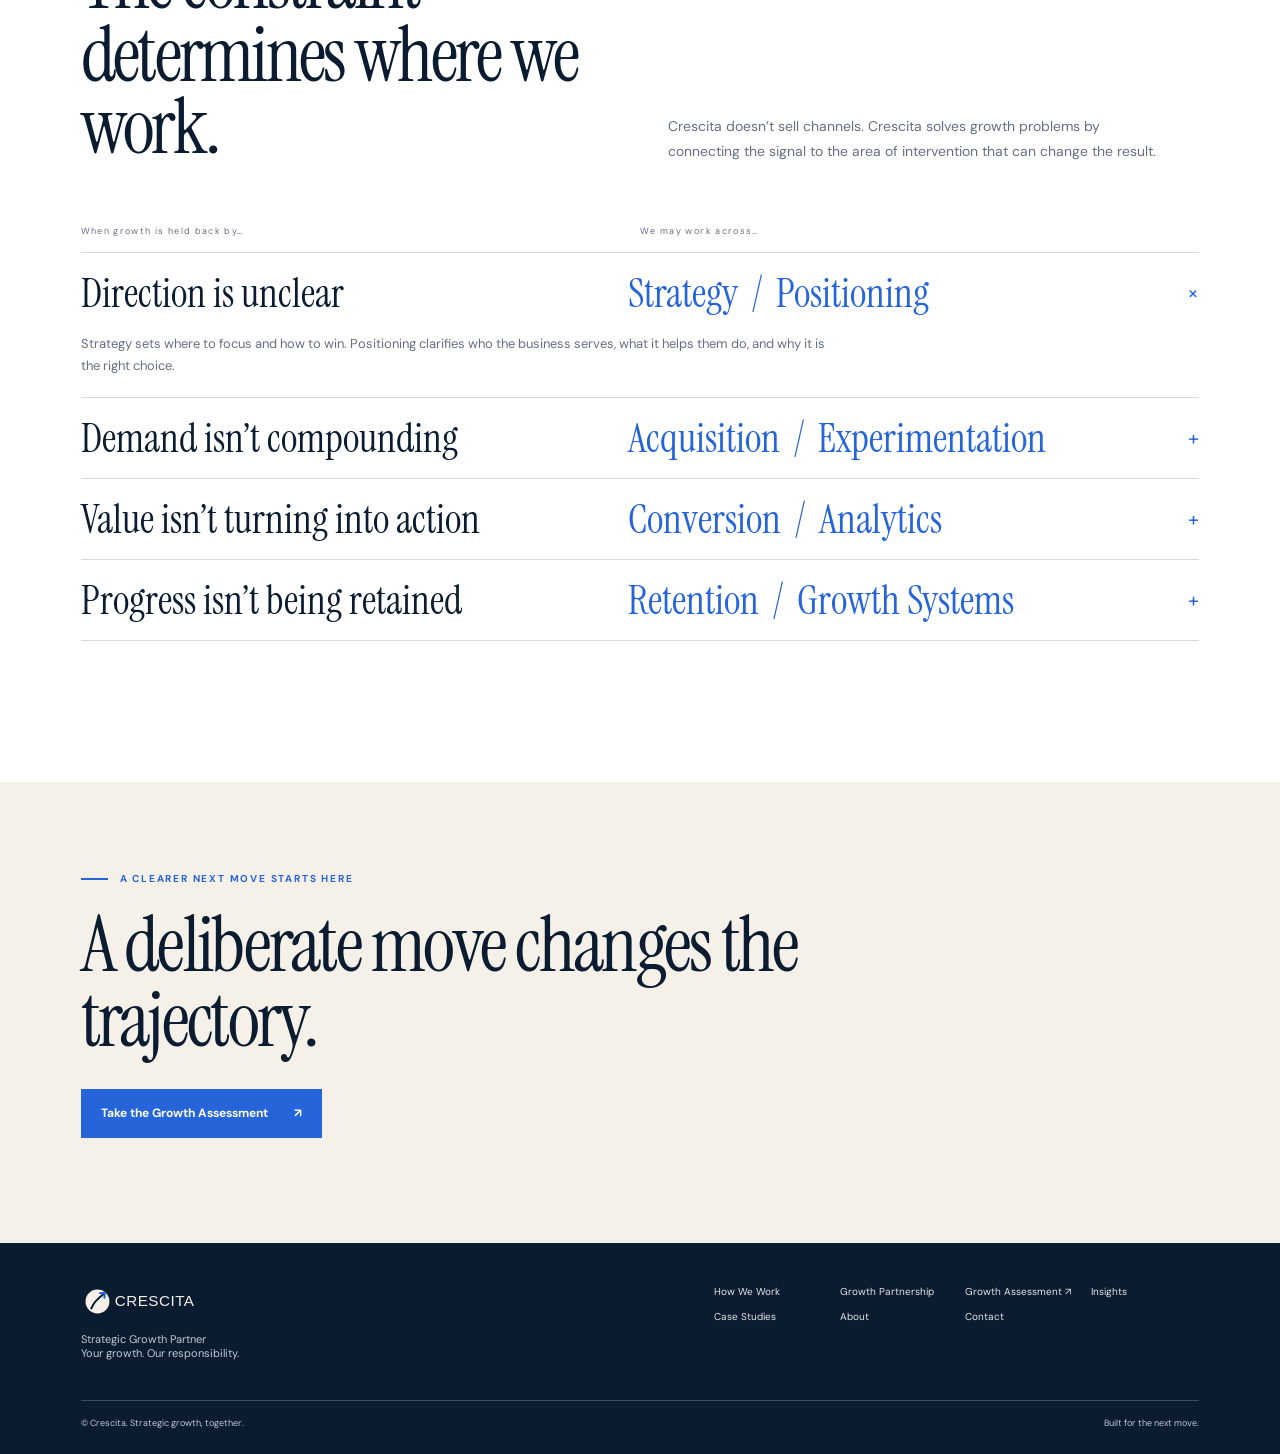
<file: how-we-work.html>
<!doctype html><html lang="en"><head><meta charset="utf-8"><meta name="viewport" content="width=device-width,initial-scale=1"><title>How We Work — Crescita</title><link rel="preconnect" href="https://fonts.googleapis.com"><link rel="preconnect" href="https://fonts.gstatic.com" crossorigin><link href="https://fonts.googleapis.com/css2?family=DM+Sans:wght@400;500;600;700&family=Instrument+Serif:ital@0;1&display=swap" rel="stylesheet"><link rel="stylesheet" href="assets/styles.css?v=ui-audit-20261013f"></head><body>
<header class="site-header"><div class="wrap head-inner"><a class="brand" href="index.html" aria-label="Crescita home"><img class="brand-logo" src="assets/crescita-logo.svg" alt="Crescita"></a><button class="menu-toggle" aria-label="Open navigation menu" aria-expanded="false" aria-controls="site-nav"><i></i><i></i></button><nav class="nav-panel" id="site-nav" aria-label="Main navigation"><a href="how-we-work.html">How We Work</a><a href="growth-partnership.html">Growth Partnership</a><a href="case-studies.html">Case Studies</a><a href="insights.html">Insights</a><a href="about.html">About</a><a class="nav-cta" href="assessment.html">Take the Assessment <span>↗</span></a></nav></div></header>
<main><section class="page-hero wrap" data-deck="01 / 06"><div class="eyebrow">How Crescita Thinks</div><h1 class="serif">Understand deeply.<br>Prioritize clearly.<br>Communicate meaningfully.</h1><p>Growth moves through decisions, not a checklist. The shape changes when the constraint changes.</p></section><section class="section wrap page-section"><div class="method-list" role="group" aria-label="How Crescita thinks">
<article class="method-item is-active" data-method-item><button class="method-trigger" type="button" aria-expanded="true" aria-controls="method-detail-0"><span class="num">01</span><span class="method-name serif">Discover</span><span class="method-arrow" aria-hidden="true">↗</span></button><div class="method-detail" id="method-detail-0"><p>Understand the business, customers, market, channels and data.</p></div></article>
<article class="method-item" data-method-item><button class="method-trigger" type="button" aria-expanded="false" aria-controls="method-detail-1"><span class="num">02</span><span class="method-name serif">Define</span><span class="method-arrow" aria-hidden="true">↗</span></button><div class="method-detail" id="method-detail-1"><p>Identify the constraint and what is actually holding growth back.</p></div></article>
<article class="method-item" data-method-item><button class="method-trigger" type="button" aria-expanded="false" aria-controls="method-detail-2"><span class="num">03</span><span class="method-name serif">Design</span><span class="method-arrow" aria-hidden="true">↗</span></button><div class="method-detail" id="method-detail-2"><p>Build the strategy and prioritize the highest-impact opportunities.</p></div></article>
<article class="method-item" data-method-item><button class="method-trigger" type="button" aria-expanded="false" aria-controls="method-detail-3"><span class="num">04</span><span class="method-name serif">Deliver</span><span class="method-arrow" aria-hidden="true">↗</span></button><div class="method-detail" id="method-detail-3"><p>Turn decisions into action, experimentation and measurable progress.</p></div></article>
<article class="method-item" data-method-item><button class="method-trigger" type="button" aria-expanded="false" aria-controls="method-detail-4"><span class="num">05</span><span class="method-name serif">Develop</span><span class="method-arrow" aria-hidden="true">↗</span></button><div class="method-detail" id="method-detail-4"><p>Learn, adapt and compound what works.</p></div></article>
</div></section><section class="section where"><div class="wrap"><div class="where-intro"><div><div class="eyebrow">Where We Work</div><h2 class="serif">The constraint determines where we work.</h2></div><p>Crescita doesn’t sell channels. Crescita solves growth problems by connecting the signal to the area of intervention that can change the result.</p></div><div class="where-labels"><span>When growth is held back by…</span><span>We may work across…</span></div><div class="where-list" role="group" aria-label="Where Crescita works">
<article class="where-item is-open" data-where-item><button class="where-row" type="button" aria-expanded="true" aria-controls="where-detail-0"><span>Direction is unclear</span><span class="where-scope">Strategy&nbsp; / &nbsp;Positioning</span><span class="where-toggle" aria-hidden="true">+</span></button><div class="where-detail" id="where-detail-0" aria-hidden="false"><p>Strategy sets where to focus and how to win. Positioning clarifies who the business serves, what it helps them do, and why it is the right choice.</p></div></article>
<article class="where-item" data-where-item><button class="where-row" type="button" aria-expanded="false" aria-controls="where-detail-1"><span>Demand isn’t compounding</span><span class="where-scope">Acquisition&nbsp; / &nbsp;Experimentation</span><span class="where-toggle" aria-hidden="true">+</span></button><div class="where-detail" id="where-detail-1" aria-hidden="true"><p>Find and test the ways to reach the customers most likely to grow with the business.</p></div></article>
<article class="where-item" data-where-item><button class="where-row" type="button" aria-expanded="false" aria-controls="where-detail-2"><span>Value isn’t turning into action</span><span class="where-scope">Conversion&nbsp; / &nbsp;Analytics</span><span class="where-toggle" aria-hidden="true">+</span></button><div class="where-detail" id="where-detail-2" aria-hidden="true"><p>Use customer behaviour and commercial data to see where intent is lost and what to improve.</p></div></article>
<article class="where-item" data-where-item><button class="where-row" type="button" aria-expanded="false" aria-controls="where-detail-3"><span>Progress isn’t being retained</span><span class="where-scope">Retention&nbsp; / &nbsp;Growth Systems</span><span class="where-toggle" aria-hidden="true">+</span></button><div class="where-detail" id="where-detail-3" aria-hidden="true"><p>Strengthen the experience and systems that help customer value and growth compound over time.</p></div></article>
</div></div></section><section class="section wrap page-cta"><div class="eyebrow">A Clearer Next Move Starts Here</div><h2 class="serif">A deliberate move changes the trajectory.</h2><a class="button" href="assessment.html">Take the Growth Assessment <span>↗</span></a></section></main>
<footer class="footer"><div class="wrap"><div class="footer-top"><div class="footer-brand"><a class="brand footer-logo" href="index.html" aria-label="Crescita home"><img class="footer-logo-mark" src="assets/crescita-footer-logo.svg" alt="Crescita"></a><p>Strategic Growth Partner<br>Your growth. Our responsibility.</p></div><nav class="footer-links" aria-label="Footer"><a href="how-we-work.html">How We Work</a><a href="growth-partnership.html">Growth Partnership</a><a href="assessment.html">Growth Assessment ↗</a><a href="insights.html">Insights</a><a href="case-studies.html">Case Studies</a><a href="about.html">About</a><a href="contact.html">Contact</a></nav></div><div class="footer-bottom"><span>© Crescita. Strategic growth, together.</span><span>Built for the next move.</span></div></div></footer><script src="assets/site.js?v=ui-audit-20261013f"></script></body></html>
</file>
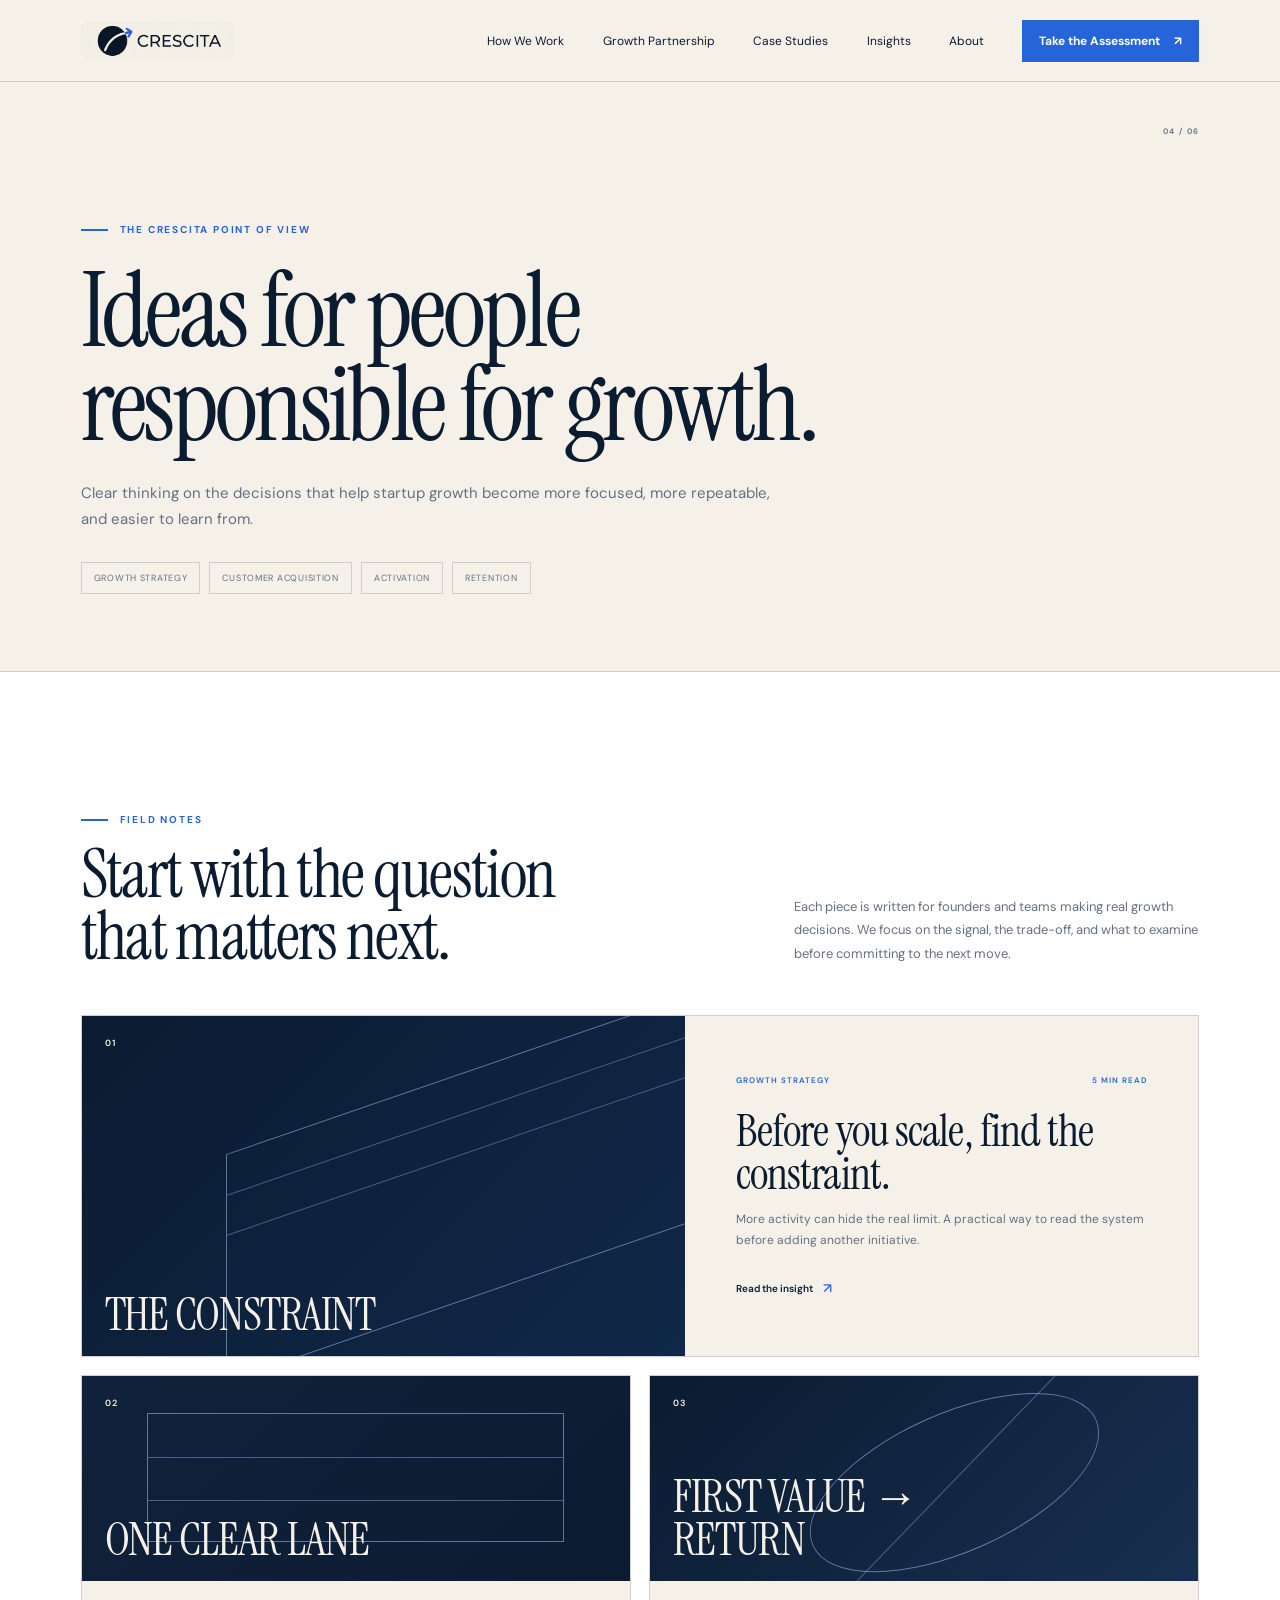
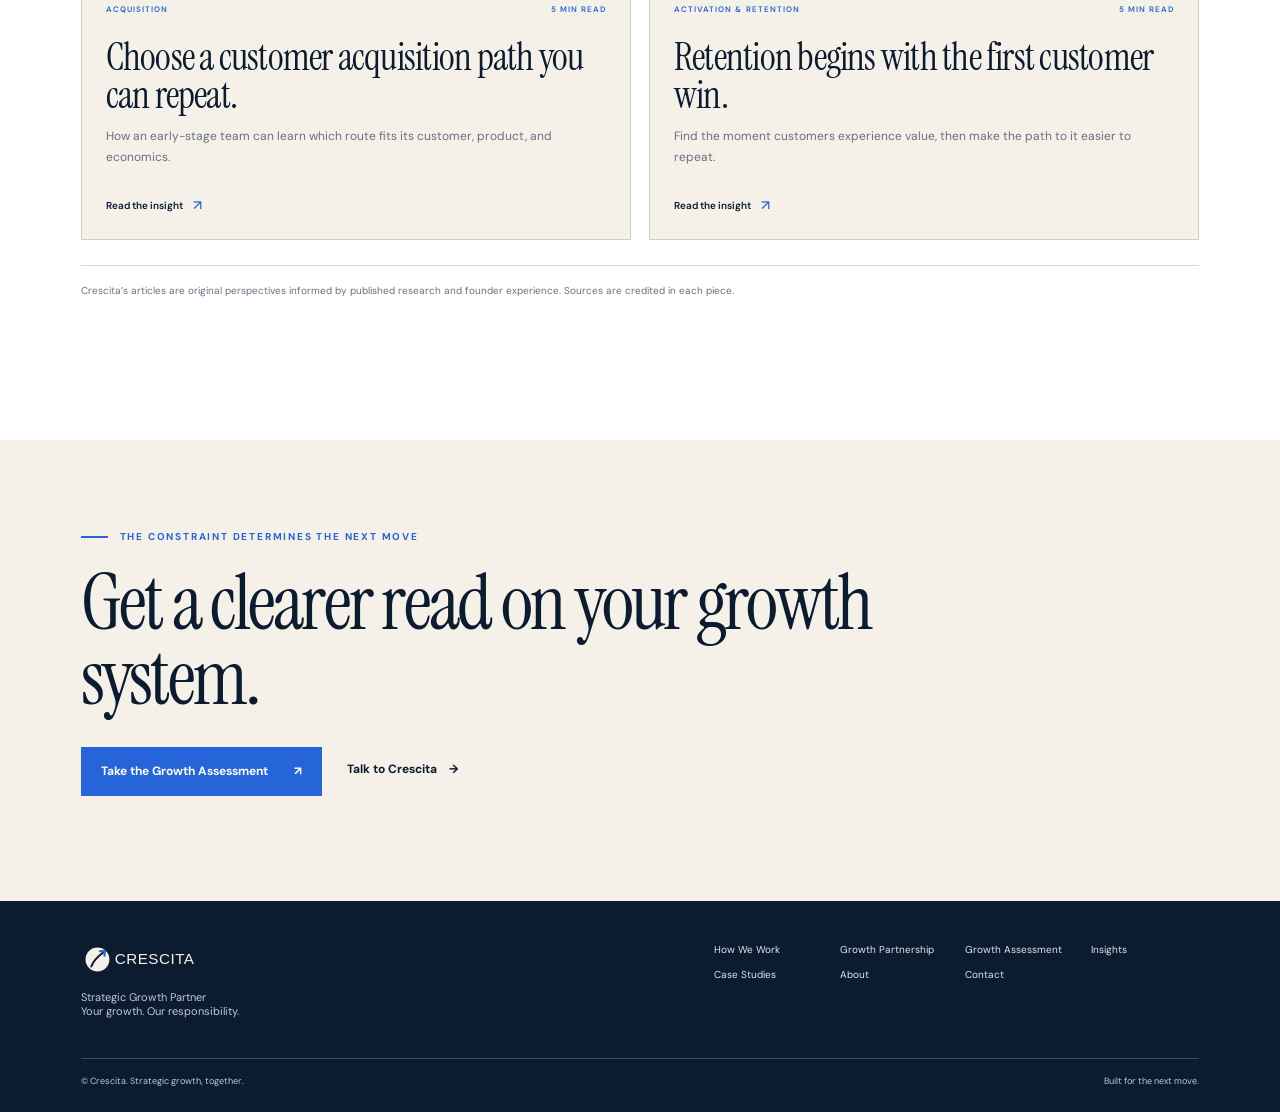
<file: insights.html>
<!doctype html>
<html lang="en">
<head>
<meta charset="utf-8">
<meta name="viewport" content="width=device-width,initial-scale=1">
<meta name="theme-color" content="#F5F1E9">
<meta name="description" content="Original Crescita perspectives on startup growth strategy, customer acquisition, activation, and retention.">
<link rel="canonical" href="https://bioabolila.github.io/Crescita-website/insights.html">
<title>Startup Growth Insights — Crescita</title>
<link rel="preconnect" href="https://fonts.googleapis.com">
<link rel="preconnect" href="https://fonts.gstatic.com" crossorigin>
<link href="https://fonts.googleapis.com/css2?family=DM+Sans:wght@400;500;600;700&family=Instrument+Serif:ital@0;1&display=swap" rel="stylesheet">
<link rel="stylesheet" href="assets/styles.css?v=insights-cards-20261016a">
</head>
<body>
<header class="site-header"><div class="wrap head-inner"><a class="brand" href="index.html" aria-label="Crescita home"><img class="brand-logo" src="assets/crescita-logo.svg" alt="Crescita"></a><button class="menu-toggle" aria-label="Open navigation menu" aria-expanded="false" aria-controls="site-nav"><i></i><i></i></button><nav class="nav-panel" id="site-nav" aria-label="Main navigation"><a href="how-we-work.html">How We Work</a><a href="growth-partnership.html">Growth Partnership</a><a href="case-studies.html">Case Studies</a><a href="insights.html" aria-current="page">Insights</a><a href="about.html">About</a><a class="nav-cta" href="assessment.html">Take the Assessment <span>↗</span></a></nav></div></header>
<main class="insights-page">
  <section class="page-hero wrap" data-deck="04 / 06">
    <div class="eyebrow">The Crescita Point of View</div>
    <h1 class="serif">Ideas for people<br>responsible for growth.</h1>
    <p class="insights-intro">Clear thinking on the decisions that help startup growth become more focused, more repeatable, and easier to learn from.</p>
    <div class="topic-list" aria-label="Topics covered"><span class="topic">Growth Strategy</span><span class="topic">Customer Acquisition</span><span class="topic">Activation</span><span class="topic">Retention</span></div>
  </section>
  <section class="section insights-archive">
    <div class="wrap">
      <div class="insights-archive-head"><div><div class="eyebrow">Field notes</div><h2 class="serif">Start with the question<br>that matters next.</h2></div><p>Each piece is written for founders and teams making real growth decisions. We focus on the signal, the trade-off, and what to examine before committing to the next move.</p></div>
      <div class="insight-card-grid">
        <article class="insight-card insight-card-featured">
          <a class="insight-card-link" href="startup-growth-strategy.html" aria-label="Read Before you scale, find the constraint">
            <div class="insight-card-art insight-art-strategy" aria-hidden="true"><span>01</span><i></i><b>THE CONSTRAINT</b></div>
            <div class="insight-card-content"><div class="insight-card-meta"><span>GROWTH STRATEGY</span><span>5 MIN READ</span></div><h3 class="serif">Before you scale, find the constraint.</h3><p>More activity can hide the real limit. A practical way to read the system before adding another initiative.</p><span class="insight-read-link">Read the insight <b>↗</b></span></div>
          </a>
        </article>
        <article class="insight-card">
          <a class="insight-card-link" href="startup-customer-acquisition.html" aria-label="Read Choose a customer acquisition path you can repeat">
            <div class="insight-card-art insight-art-acquisition" aria-hidden="true"><span>02</span><i></i><b>ONE CLEAR LANE</b></div>
            <div class="insight-card-content"><div class="insight-card-meta"><span>ACQUISITION</span><span>5 MIN READ</span></div><h3 class="serif">Choose a customer acquisition path you can repeat.</h3><p>How an early-stage team can learn which route fits its customer, product, and economics.</p><span class="insight-read-link">Read the insight <b>↗</b></span></div>
          </a>
        </article>
        <article class="insight-card">
          <a class="insight-card-link" href="startup-retention.html" aria-label="Read Retention begins with the first customer win">
            <div class="insight-card-art insight-art-retention" aria-hidden="true"><span>03</span><i></i><b>FIRST VALUE → RETURN</b></div>
            <div class="insight-card-content"><div class="insight-card-meta"><span>ACTIVATION &amp; RETENTION</span><span>5 MIN READ</span></div><h3 class="serif">Retention begins with the first customer win.</h3><p>Find the moment customers experience value, then make the path to it easier to repeat.</p><span class="insight-read-link">Read the insight <b>↗</b></span></div>
          </a>
        </article>
      </div>
      <p class="insight-editorial-note">Crescita’s articles are original perspectives informed by published research and founder experience. Sources are credited in each piece.</p>
    </div>
  </section>
  <section class="section wrap page-cta"><div class="eyebrow">The constraint determines the next move</div><h2 class="serif">Get a clearer read on your growth system.</h2><div class="actions"><a class="button" href="assessment.html">Take the Growth Assessment <span>↗</span></a><a class="text-link" href="contact.html#growth-conversation">Talk to Crescita <span>→</span></a></div></section>
</main>
<footer class="footer"><div class="wrap"><div class="footer-top"><div class="footer-brand"><a class="brand footer-logo" href="index.html" aria-label="Crescita home"><img class="footer-logo-mark" src="assets/crescita-footer-logo.svg" alt="Crescita"></a><p>Strategic Growth Partner<br>Your growth. Our responsibility.</p></div><nav class="footer-links" aria-label="Footer"><a href="how-we-work.html">How We Work</a><a href="growth-partnership.html">Growth Partnership</a><a href="assessment.html">Growth Assessment</a><a href="insights.html" aria-current="page">Insights</a><a href="case-studies.html">Case Studies</a><a href="about.html">About</a><a href="contact.html">Contact</a></nav></div><div class="footer-bottom"><span>© Crescita. Strategic growth, together.</span><span>Built for the next move.</span></div></div></footer>
<script src="assets/site.js?v=ui-audit-20261013f"></script>
</body>
</html>
</file>
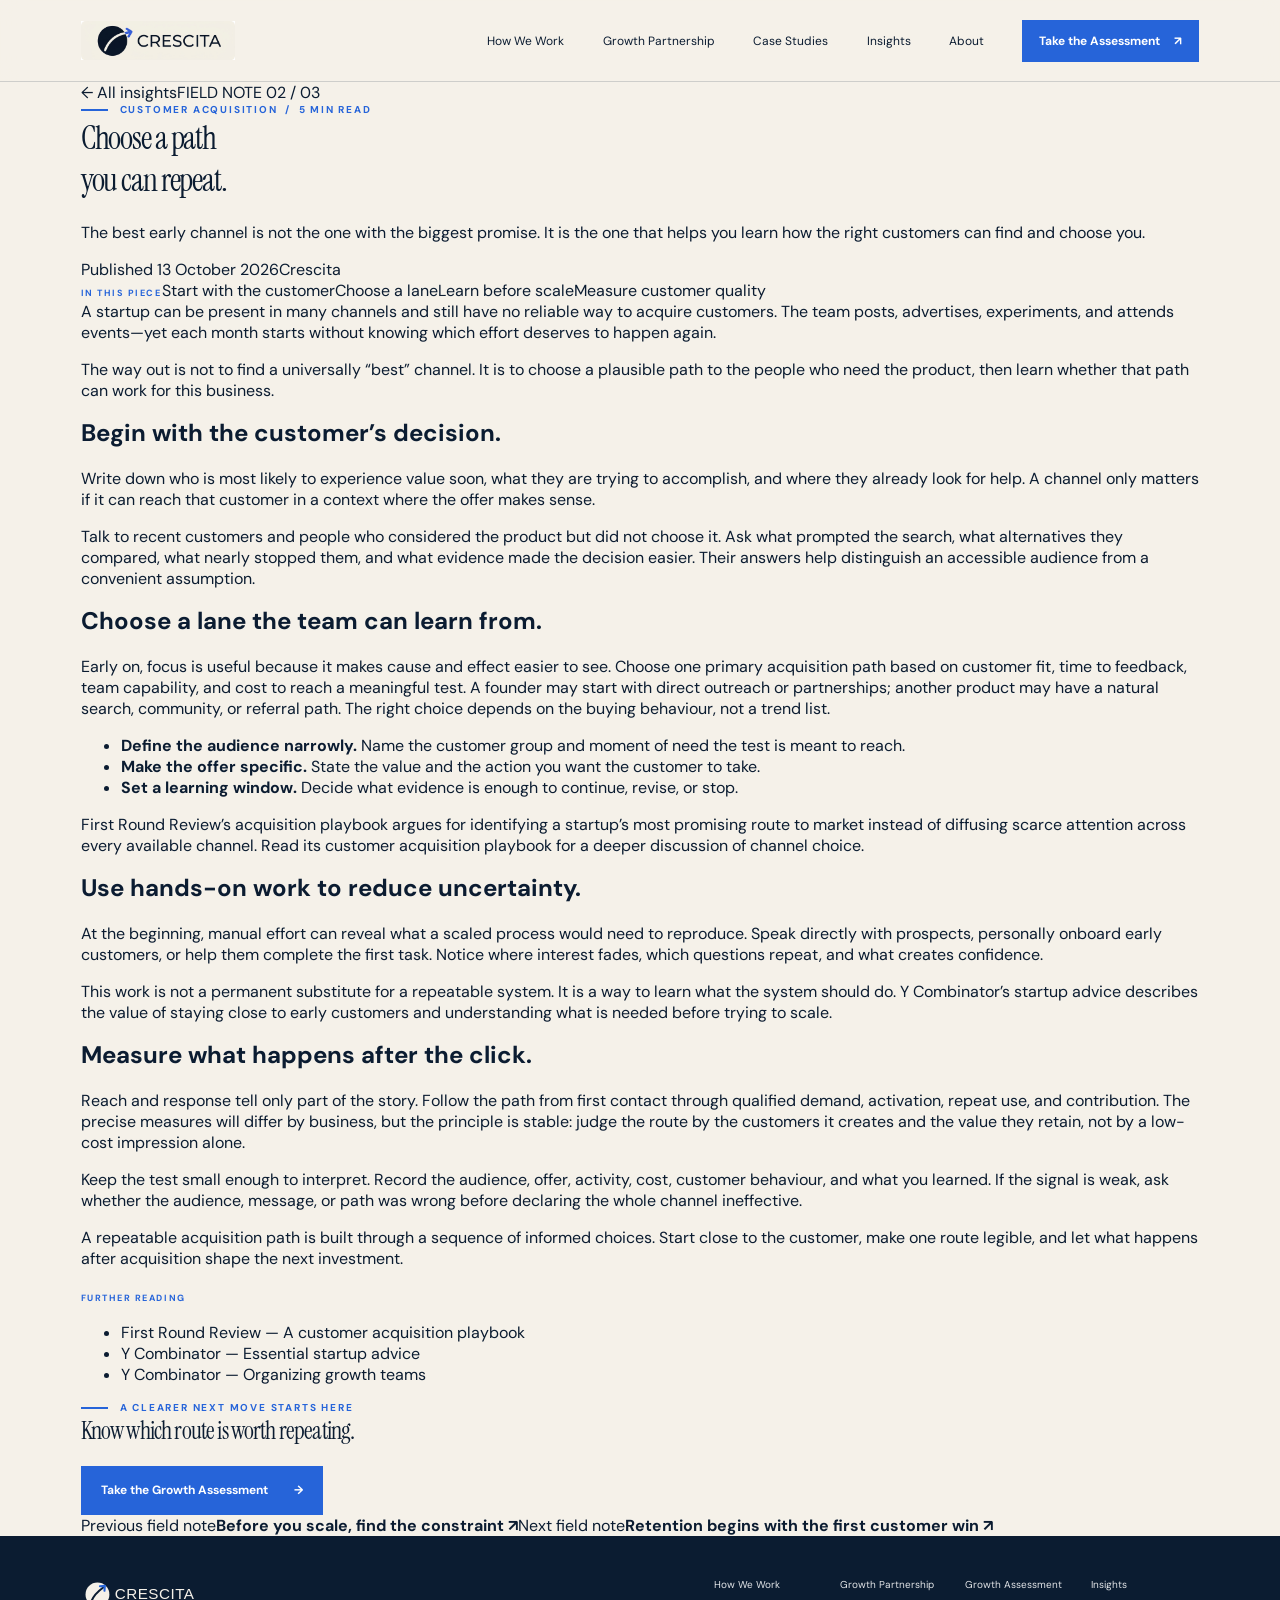
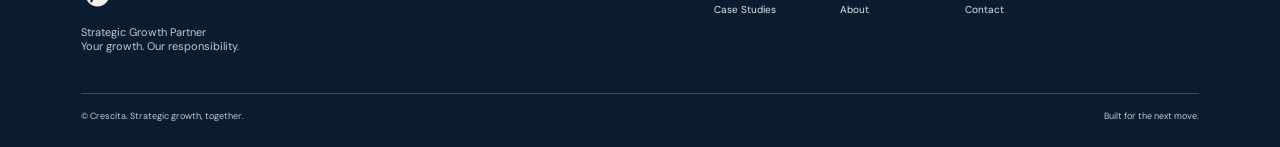
<file: startup-customer-acquisition.html>
<!doctype html>
<html lang="en">
<head>
<meta charset="utf-8"><meta name="viewport" content="width=device-width,initial-scale=1"><meta name="theme-color" content="#F5F1E9">
<meta name="description" content="A startup customer acquisition strategy starts by choosing a path that fits the customer, product, and economics—and learning before scaling it.">
<link rel="canonical" href="https://bioabolila.github.io/Crescita-website/startup-customer-acquisition.html"><meta property="og:type" content="article"><meta property="og:title" content="Choose an Acquisition Path You Can Repeat — Crescita"><meta property="og:description" content="How early-stage teams can find a focused route to customer growth before spreading effort across channels.">
<title>Customer Acquisition for Startups: Choose a Repeatable Path | Crescita</title>
<link rel="preconnect" href="https://fonts.googleapis.com"><link rel="preconnect" href="https://fonts.gstatic.com" crossorigin><link href="https://fonts.googleapis.com/css2?family=DM+Sans:wght@400;500;600;700&family=Instrument+Serif:ital@0;1&display=swap" rel="stylesheet"><link rel="stylesheet" href="assets/styles.css?v=ui-audit-20261013f">
<script type="application/ld+json">{"@context":"https://schema.org","@type":"BlogPosting","headline":"Choose a customer acquisition path you can repeat","description":"A focused approach to startup customer acquisition and channel learning.","datePublished":"2026-10-13","dateModified":"2026-10-13","author":{"@type":"Organization","name":"Crescita"},"publisher":{"@type":"Organization","name":"Crescita"},"mainEntityOfPage":"https://bioabolila.github.io/Crescita-website/startup-customer-acquisition.html"}</script>
</head>
<body>
<header class="site-header"><div class="wrap head-inner"><a class="brand" href="index.html" aria-label="Crescita home"><img class="brand-logo" src="assets/crescita-logo.svg" alt="Crescita"></a><button class="menu-toggle" aria-label="Open navigation menu" aria-expanded="false" aria-controls="site-nav"><i></i><i></i></button><nav class="nav-panel" id="site-nav" aria-label="Main navigation"><a href="how-we-work.html">How We Work</a><a href="growth-partnership.html">Growth Partnership</a><a href="case-studies.html">Case Studies</a><a href="insights.html" aria-current="page">Insights</a><a href="about.html">About</a><a class="nav-cta" href="assessment.html">Take the Assessment <span>↗</span></a></nav></div></header>
<main class="insight-article-page"><div class="wrap insight-article-back"><a href="insights.html">← All insights</a><span>FIELD NOTE 02 / 03</span></div>
<header class="wrap insight-article-hero"><div class="eyebrow">Customer Acquisition&nbsp; / &nbsp;5 Min Read</div><h1 class="serif">Choose a path<br>you can repeat.</h1><p class="insight-article-deck">The best early channel is not the one with the biggest promise. It is the one that helps you learn how the right customers can find and choose you.</p><div class="insight-article-byline"><span>Published 13 October 2026</span><span>Crescita</span></div></header>
<article class="wrap insight-article-layout"><aside class="insight-article-aside"><span class="detail-label">In this piece</span><a href="#start-with-customer">Start with the customer</a><a href="#choose-a-lane">Choose a lane</a><a href="#learn-before-scale">Learn before scale</a><a href="#measure-quality">Measure customer quality</a></aside>
<div class="insight-prose"><p class="insight-opening">A startup can be present in many channels and still have no reliable way to acquire customers. The team posts, advertises, experiments, and attends events—yet each month starts without knowing which effort deserves to happen again.</p>
<p>The way out is not to find a universally “best” channel. It is to choose a plausible path to the people who need the product, then learn whether that path can work for this business.</p>
<h2 id="start-with-customer">Begin with the customer’s decision.</h2><p>Write down who is most likely to experience value soon, what they are trying to accomplish, and where they already look for help. A channel only matters if it can reach that customer in a context where the offer makes sense.</p><p>Talk to recent customers and people who considered the product but did not choose it. Ask what prompted the search, what alternatives they compared, what nearly stopped them, and what evidence made the decision easier. Their answers help distinguish an accessible audience from a convenient assumption.</p>
<h2 id="choose-a-lane">Choose a lane the team can learn from.</h2><p>Early on, focus is useful because it makes cause and effect easier to see. Choose one primary acquisition path based on customer fit, time to feedback, team capability, and cost to reach a meaningful test. A founder may start with direct outreach or partnerships; another product may have a natural search, community, or referral path. The right choice depends on the buying behaviour, not a trend list.</p><ul><li><strong>Define the audience narrowly.</strong> Name the customer group and moment of need the test is meant to reach.</li><li><strong>Make the offer specific.</strong> State the value and the action you want the customer to take.</li><li><strong>Set a learning window.</strong> Decide what evidence is enough to continue, revise, or stop.</li></ul>
<p>First Round Review’s acquisition playbook argues for identifying a startup’s most promising route to market instead of diffusing scarce attention across every available channel. Read its <a href="https://review.firstround.com/drive-growth-by-picking-the-right-lane-a-customer-acquisition-playbook-for-consumer-startups/" target="_blank" rel="noopener">customer acquisition playbook</a> for a deeper discussion of channel choice.</p>
<h2 id="learn-before-scale">Use hands-on work to reduce uncertainty.</h2><p>At the beginning, manual effort can reveal what a scaled process would need to reproduce. Speak directly with prospects, personally onboard early customers, or help them complete the first task. Notice where interest fades, which questions repeat, and what creates confidence.</p><p>This work is not a permanent substitute for a repeatable system. It is a way to learn what the system should do. Y Combinator’s <a href="https://www.ycombinator.com/blog/ycs-essential-startup-advice/" target="_blank" rel="noopener">startup advice</a> describes the value of staying close to early customers and understanding what is needed before trying to scale.</p>
<h2 id="measure-quality">Measure what happens after the click.</h2><p>Reach and response tell only part of the story. Follow the path from first contact through qualified demand, activation, repeat use, and contribution. The precise measures will differ by business, but the principle is stable: judge the route by the customers it creates and the value they retain, not by a low-cost impression alone.</p><p>Keep the test small enough to interpret. Record the audience, offer, activity, cost, customer behaviour, and what you learned. If the signal is weak, ask whether the audience, message, or path was wrong before declaring the whole channel ineffective.</p><p>A repeatable acquisition path is built through a sequence of informed choices. Start close to the customer, make one route legible, and let what happens after acquisition shape the next investment.</p>
<aside class="insight-source-note"><span class="detail-label">Further reading</span><ul><li><a href="https://review.firstround.com/drive-growth-by-picking-the-right-lane-a-customer-acquisition-playbook-for-consumer-startups/" target="_blank" rel="noopener">First Round Review — A customer acquisition playbook</a></li><li><a href="https://www.ycombinator.com/blog/ycs-essential-startup-advice/" target="_blank" rel="noopener">Y Combinator — Essential startup advice</a></li><li><a href="https://www.ycombinator.com/blog/advice-on-organizing-and-running-growth-teams-from-dan-hockenmaier-and-gustaf-alstromer/" target="_blank" rel="noopener">Y Combinator — Organizing growth teams</a></li></ul></aside>
<div class="insight-article-cta"><div class="eyebrow">A clearer next move starts here</div><h2 class="serif">Know which route is worth repeating.</h2><a class="button" href="assessment.html">Take the Growth Assessment <span>→</span></a></div><nav class="insight-related" aria-label="More insights"><a href="startup-growth-strategy.html"><span>Previous field note</span><strong>Before you scale, find the constraint ↗</strong></a><a href="startup-retention.html"><span>Next field note</span><strong>Retention begins with the first customer win ↗</strong></a></nav></div></article></main>
<footer class="footer"><div class="wrap"><div class="footer-top"><div class="footer-brand"><a class="brand footer-logo" href="index.html" aria-label="Crescita home"><img class="footer-logo-mark" src="assets/crescita-footer-logo.svg" alt="Crescita"></a><p>Strategic Growth Partner<br>Your growth. Our responsibility.</p></div><nav class="footer-links" aria-label="Footer"><a href="how-we-work.html">How We Work</a><a href="growth-partnership.html">Growth Partnership</a><a href="assessment.html">Growth Assessment</a><a href="insights.html" aria-current="page">Insights</a><a href="case-studies.html">Case Studies</a><a href="about.html">About</a><a href="contact.html">Contact</a></nav></div><div class="footer-bottom"><span>© Crescita. Strategic growth, together.</span><span>Built for the next move.</span></div></div></footer><script src="assets/site.js?v=ui-audit-20261013f"></script></body></html>
</file>
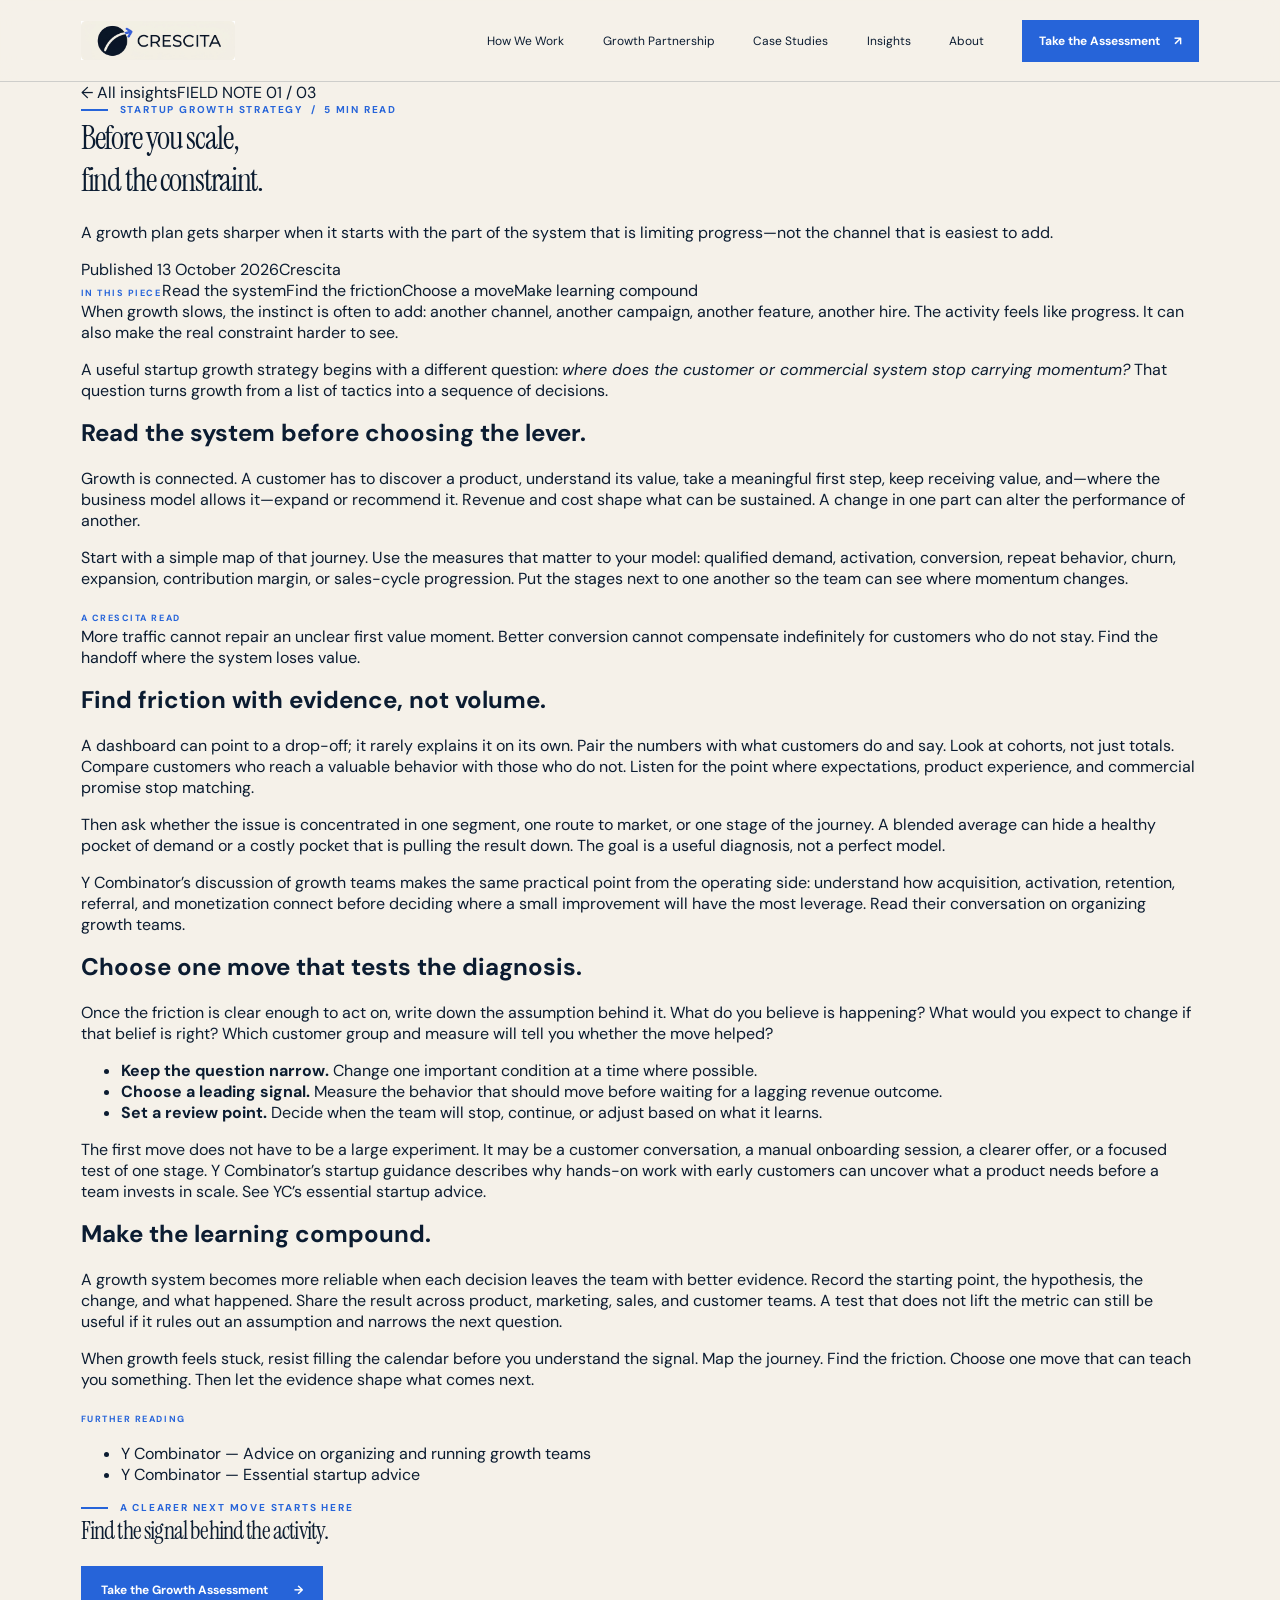
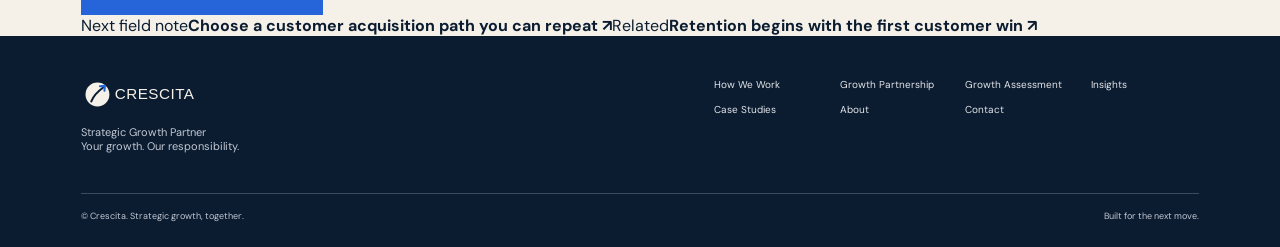
<file: startup-growth-strategy.html>
<!doctype html>
<html lang="en">
<head>
<meta charset="utf-8">
<meta name="viewport" content="width=device-width,initial-scale=1">
<meta name="theme-color" content="#F5F1E9">
<meta name="description" content="A practical startup growth strategy begins by identifying the constraint between customer demand, activation, conversion, retention, and economics.">
<link rel="canonical" href="https://bioabolila.github.io/Crescita-website/startup-growth-strategy.html">
<meta property="og:type" content="article"><meta property="og:title" content="Before You Scale, Find the Constraint — Crescita"><meta property="og:description" content="A practical way to read your startup's growth system before adding another initiative.">
<title>Startup Growth Strategy: Find the Constraint | Crescita</title>
<link rel="preconnect" href="https://fonts.googleapis.com"><link rel="preconnect" href="https://fonts.gstatic.com" crossorigin>
<link href="https://fonts.googleapis.com/css2?family=DM+Sans:wght@400;500;600;700&family=Instrument+Serif:ital@0;1&display=swap" rel="stylesheet">
<link rel="stylesheet" href="assets/styles.css?v=ui-audit-20261013f">
<script type="application/ld+json">{"@context":"https://schema.org","@type":"BlogPosting","headline":"Before You Scale, Find the Constraint","description":"A practical way to read a startup's growth system before adding another initiative.","datePublished":"2026-10-13","dateModified":"2026-10-13","author":{"@type":"Organization","name":"Crescita"},"publisher":{"@type":"Organization","name":"Crescita"},"mainEntityOfPage":"https://bioabolila.github.io/Crescita-website/startup-growth-strategy.html"}</script>
</head>
<body>
<header class="site-header"><div class="wrap head-inner"><a class="brand" href="index.html" aria-label="Crescita home"><img class="brand-logo" src="assets/crescita-logo.svg" alt="Crescita"></a><button class="menu-toggle" aria-label="Open navigation menu" aria-expanded="false" aria-controls="site-nav"><i></i><i></i></button><nav class="nav-panel" id="site-nav" aria-label="Main navigation"><a href="how-we-work.html">How We Work</a><a href="growth-partnership.html">Growth Partnership</a><a href="case-studies.html">Case Studies</a><a href="insights.html" aria-current="page">Insights</a><a href="about.html">About</a><a class="nav-cta" href="assessment.html">Take the Assessment <span>↗</span></a></nav></div></header>
<main class="insight-article-page">
  <div class="wrap insight-article-back"><a href="insights.html">← All insights</a><span>FIELD NOTE 01 / 03</span></div>
  <header class="wrap insight-article-hero"><div class="eyebrow">Startup Growth Strategy&nbsp; / &nbsp;5 Min Read</div><h1 class="serif">Before you scale,<br>find the constraint.</h1><p class="insight-article-deck">A growth plan gets sharper when it starts with the part of the system that is limiting progress—not the channel that is easiest to add.</p><div class="insight-article-byline"><span>Published 13 October 2026</span><span>Crescita</span></div></header>
  <article class="wrap insight-article-layout">
    <aside class="insight-article-aside"><span class="detail-label">In this piece</span><a href="#growth-is-a-system">Read the system</a><a href="#find-the-friction">Find the friction</a><a href="#choose-a-move">Choose a move</a><a href="#make-learning-compound">Make learning compound</a></aside>
    <div class="insight-prose">
      <p class="insight-opening">When growth slows, the instinct is often to add: another channel, another campaign, another feature, another hire. The activity feels like progress. It can also make the real constraint harder to see.</p>
      <p>A useful startup growth strategy begins with a different question: <em>where does the customer or commercial system stop carrying momentum?</em> That question turns growth from a list of tactics into a sequence of decisions.</p>
      <h2 id="growth-is-a-system">Read the system before choosing the lever.</h2>
      <p>Growth is connected. A customer has to discover a product, understand its value, take a meaningful first step, keep receiving value, and—where the business model allows it—expand or recommend it. Revenue and cost shape what can be sustained. A change in one part can alter the performance of another.</p>
      <p>Start with a simple map of that journey. Use the measures that matter to your model: qualified demand, activation, conversion, repeat behavior, churn, expansion, contribution margin, or sales-cycle progression. Put the stages next to one another so the team can see where momentum changes.</p>
      <aside class="insight-thesis"><span class="detail-label">A Crescita read</span><p>More traffic cannot repair an unclear first value moment. Better conversion cannot compensate indefinitely for customers who do not stay. Find the handoff where the system loses value.</p></aside>
      <h2 id="find-the-friction">Find friction with evidence, not volume.</h2>
      <p>A dashboard can point to a drop-off; it rarely explains it on its own. Pair the numbers with what customers do and say. Look at cohorts, not just totals. Compare customers who reach a valuable behavior with those who do not. Listen for the point where expectations, product experience, and commercial promise stop matching.</p>
      <p>Then ask whether the issue is concentrated in one segment, one route to market, or one stage of the journey. A blended average can hide a healthy pocket of demand or a costly pocket that is pulling the result down. The goal is a useful diagnosis, not a perfect model.</p>
      <p>Y Combinator’s discussion of growth teams makes the same practical point from the operating side: understand how acquisition, activation, retention, referral, and monetization connect before deciding where a small improvement will have the most leverage. Read their <a href="https://www.ycombinator.com/blog/advice-on-organizing-and-running-growth-teams-from-dan-hockenmaier-and-gustaf-alstromer/" target="_blank" rel="noopener">conversation on organizing growth teams</a>.</p>
      <h2 id="choose-a-move">Choose one move that tests the diagnosis.</h2>
      <p>Once the friction is clear enough to act on, write down the assumption behind it. What do you believe is happening? What would you expect to change if that belief is right? Which customer group and measure will tell you whether the move helped?</p>
      <ul><li><strong>Keep the question narrow.</strong> Change one important condition at a time where possible.</li><li><strong>Choose a leading signal.</strong> Measure the behavior that should move before waiting for a lagging revenue outcome.</li><li><strong>Set a review point.</strong> Decide when the team will stop, continue, or adjust based on what it learns.</li></ul>
      <p>The first move does not have to be a large experiment. It may be a customer conversation, a manual onboarding session, a clearer offer, or a focused test of one stage. Y Combinator’s startup guidance describes why hands-on work with early customers can uncover what a product needs before a team invests in scale. See <a href="https://www.ycombinator.com/blog/ycs-essential-startup-advice/" target="_blank" rel="noopener">YC’s essential startup advice</a>.</p>
      <h2 id="make-learning-compound">Make the learning compound.</h2>
      <p>A growth system becomes more reliable when each decision leaves the team with better evidence. Record the starting point, the hypothesis, the change, and what happened. Share the result across product, marketing, sales, and customer teams. A test that does not lift the metric can still be useful if it rules out an assumption and narrows the next question.</p>
      <p>When growth feels stuck, resist filling the calendar before you understand the signal. Map the journey. Find the friction. Choose one move that can teach you something. Then let the evidence shape what comes next.</p>
      <aside class="insight-source-note"><span class="detail-label">Further reading</span><ul><li><a href="https://www.ycombinator.com/blog/advice-on-organizing-and-running-growth-teams-from-dan-hockenmaier-and-gustaf-alstromer/" target="_blank" rel="noopener">Y Combinator — Advice on organizing and running growth teams</a></li><li><a href="https://www.ycombinator.com/blog/ycs-essential-startup-advice/" target="_blank" rel="noopener">Y Combinator — Essential startup advice</a></li></ul></aside>
      <div class="insight-article-cta"><div class="eyebrow">A clearer next move starts here</div><h2 class="serif">Find the signal behind the activity.</h2><a class="button" href="assessment.html">Take the Growth Assessment <span>→</span></a></div>
      <nav class="insight-related" aria-label="More insights"><a href="startup-customer-acquisition.html"><span>Next field note</span><strong>Choose a customer acquisition path you can repeat ↗</strong></a><a href="startup-retention.html"><span>Related</span><strong>Retention begins with the first customer win ↗</strong></a></nav>
    </div>
  </article>
</main>
<footer class="footer"><div class="wrap"><div class="footer-top"><div class="footer-brand"><a class="brand footer-logo" href="index.html" aria-label="Crescita home"><img class="footer-logo-mark" src="assets/crescita-footer-logo.svg" alt="Crescita"></a><p>Strategic Growth Partner<br>Your growth. Our responsibility.</p></div><nav class="footer-links" aria-label="Footer"><a href="how-we-work.html">How We Work</a><a href="growth-partnership.html">Growth Partnership</a><a href="assessment.html">Growth Assessment</a><a href="insights.html" aria-current="page">Insights</a><a href="case-studies.html">Case Studies</a><a href="about.html">About</a><a href="contact.html">Contact</a></nav></div><div class="footer-bottom"><span>© Crescita. Strategic growth, together.</span><span>Built for the next move.</span></div></div></footer>
<script src="assets/site.js?v=ui-audit-20261013f"></script>
</body>
</html>
</file>
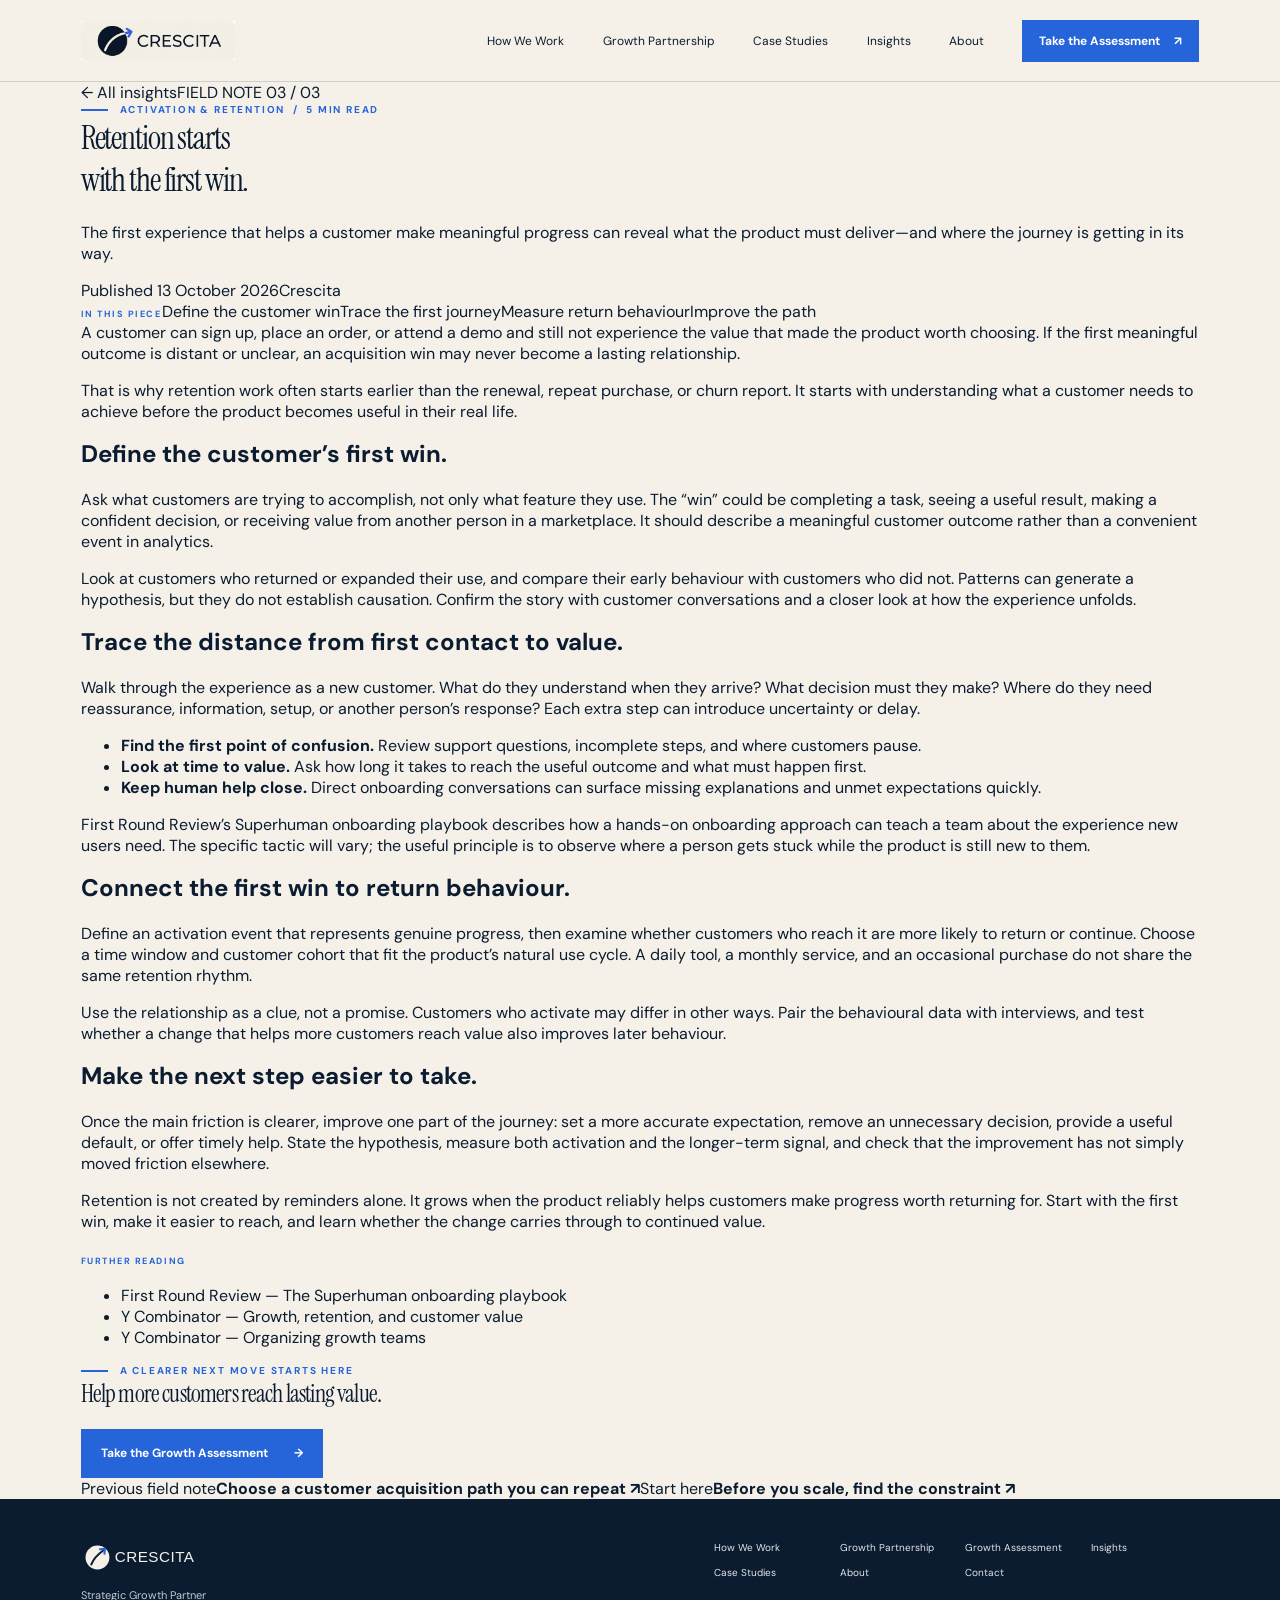
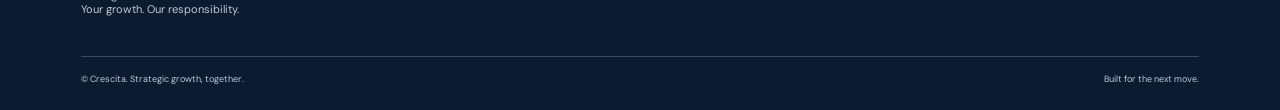
<file: startup-retention.html>
<!doctype html>
<html lang="en">
<head>
<meta charset="utf-8"><meta name="viewport" content="width=device-width,initial-scale=1"><meta name="theme-color" content="#F5F1E9">
<meta name="description" content="Startup retention improves when teams identify the first customer outcome that predicts lasting value and remove friction on the way to it.">
<link rel="canonical" href="https://bioabolila.github.io/Crescita-website/startup-retention.html"><meta property="og:type" content="article"><meta property="og:title" content="Retention Begins With the First Customer Win — Crescita"><meta property="og:description" content="A practical approach to activation, onboarding, and early customer retention for startups.">
<title>Startup Retention: Begin With the First Customer Win | Crescita</title>
<link rel="preconnect" href="https://fonts.googleapis.com"><link rel="preconnect" href="https://fonts.gstatic.com" crossorigin><link href="https://fonts.googleapis.com/css2?family=DM+Sans:wght@400;500;600;700&family=Instrument+Serif:ital@0;1&display=swap" rel="stylesheet"><link rel="stylesheet" href="assets/styles.css?v=ui-audit-20261013f">
<script type="application/ld+json">{"@context":"https://schema.org","@type":"BlogPosting","headline":"Retention begins with the first customer win","description":"A practical approach to startup activation, onboarding, and retention.","datePublished":"2026-10-13","dateModified":"2026-10-13","author":{"@type":"Organization","name":"Crescita"},"publisher":{"@type":"Organization","name":"Crescita"},"mainEntityOfPage":"https://bioabolila.github.io/Crescita-website/startup-retention.html"}</script>
</head>
<body>
<header class="site-header"><div class="wrap head-inner"><a class="brand" href="index.html" aria-label="Crescita home"><img class="brand-logo" src="assets/crescita-logo.svg" alt="Crescita"></a><button class="menu-toggle" aria-label="Open navigation menu" aria-expanded="false" aria-controls="site-nav"><i></i><i></i></button><nav class="nav-panel" id="site-nav" aria-label="Main navigation"><a href="how-we-work.html">How We Work</a><a href="growth-partnership.html">Growth Partnership</a><a href="case-studies.html">Case Studies</a><a href="insights.html" aria-current="page">Insights</a><a href="about.html">About</a><a class="nav-cta" href="assessment.html">Take the Assessment <span>↗</span></a></nav></div></header>
<main class="insight-article-page"><div class="wrap insight-article-back"><a href="insights.html">← All insights</a><span>FIELD NOTE 03 / 03</span></div>
<header class="wrap insight-article-hero"><div class="eyebrow">Activation &amp; Retention&nbsp; / &nbsp;5 Min Read</div><h1 class="serif">Retention starts<br>with the first win.</h1><p class="insight-article-deck">The first experience that helps a customer make meaningful progress can reveal what the product must deliver—and where the journey is getting in its way.</p><div class="insight-article-byline"><span>Published 13 October 2026</span><span>Crescita</span></div></header>
<article class="wrap insight-article-layout"><aside class="insight-article-aside"><span class="detail-label">In this piece</span><a href="#define-value">Define the customer win</a><a href="#trace-the-journey">Trace the first journey</a><a href="#measure-retention">Measure return behaviour</a><a href="#improve-onboarding">Improve the path</a></aside>
<div class="insight-prose"><p class="insight-opening">A customer can sign up, place an order, or attend a demo and still not experience the value that made the product worth choosing. If the first meaningful outcome is distant or unclear, an acquisition win may never become a lasting relationship.</p>
<p>That is why retention work often starts earlier than the renewal, repeat purchase, or churn report. It starts with understanding what a customer needs to achieve before the product becomes useful in their real life.</p>
<h2 id="define-value">Define the customer’s first win.</h2><p>Ask what customers are trying to accomplish, not only what feature they use. The “win” could be completing a task, seeing a useful result, making a confident decision, or receiving value from another person in a marketplace. It should describe a meaningful customer outcome rather than a convenient event in analytics.</p><p>Look at customers who returned or expanded their use, and compare their early behaviour with customers who did not. Patterns can generate a hypothesis, but they do not establish causation. Confirm the story with customer conversations and a closer look at how the experience unfolds.</p>
<h2 id="trace-the-journey">Trace the distance from first contact to value.</h2><p>Walk through the experience as a new customer. What do they understand when they arrive? What decision must they make? Where do they need reassurance, information, setup, or another person’s response? Each extra step can introduce uncertainty or delay.</p><ul><li><strong>Find the first point of confusion.</strong> Review support questions, incomplete steps, and where customers pause.</li><li><strong>Look at time to value.</strong> Ask how long it takes to reach the useful outcome and what must happen first.</li><li><strong>Keep human help close.</strong> Direct onboarding conversations can surface missing explanations and unmet expectations quickly.</li></ul><p>First Round Review’s <a href="https://review.firstround.com/superhuman-onboarding-playbook/" target="_blank" rel="noopener">Superhuman onboarding playbook</a> describes how a hands-on onboarding approach can teach a team about the experience new users need. The specific tactic will vary; the useful principle is to observe where a person gets stuck while the product is still new to them.</p>
<h2 id="measure-retention">Connect the first win to return behaviour.</h2><p>Define an activation event that represents genuine progress, then examine whether customers who reach it are more likely to return or continue. Choose a time window and customer cohort that fit the product’s natural use cycle. A daily tool, a monthly service, and an occasional purchase do not share the same retention rhythm.</p><p>Use the relationship as a clue, not a promise. Customers who activate may differ in other ways. Pair the behavioural data with interviews, and test whether a change that helps more customers reach value also improves later behaviour.</p>
<h2 id="improve-onboarding">Make the next step easier to take.</h2><p>Once the main friction is clearer, improve one part of the journey: set a more accurate expectation, remove an unnecessary decision, provide a useful default, or offer timely help. State the hypothesis, measure both activation and the longer-term signal, and check that the improvement has not simply moved friction elsewhere.</p><p>Retention is not created by reminders alone. It grows when the product reliably helps customers make progress worth returning for. Start with the first win, make it easier to reach, and learn whether the change carries through to continued value.</p>
<aside class="insight-source-note"><span class="detail-label">Further reading</span><ul><li><a href="https://review.firstround.com/superhuman-onboarding-playbook/" target="_blank" rel="noopener">First Round Review — The Superhuman onboarding playbook</a></li><li><a href="https://www.ycombinator.com/blog/growth-office-hours-with-anu-hariharan-and-gustaf-alstromer" target="_blank" rel="noopener">Y Combinator — Growth, retention, and customer value</a></li><li><a href="https://www.ycombinator.com/blog/advice-on-organizing-and-running-growth-teams-from-dan-hockenmaier-and-gustaf-alstromer/" target="_blank" rel="noopener">Y Combinator — Organizing growth teams</a></li></ul></aside>
<div class="insight-article-cta"><div class="eyebrow">A clearer next move starts here</div><h2 class="serif">Help more customers reach lasting value.</h2><a class="button" href="assessment.html">Take the Growth Assessment <span>→</span></a></div><nav class="insight-related" aria-label="More insights"><a href="startup-customer-acquisition.html"><span>Previous field note</span><strong>Choose a customer acquisition path you can repeat ↗</strong></a><a href="startup-growth-strategy.html"><span>Start here</span><strong>Before you scale, find the constraint ↗</strong></a></nav></div></article></main>
<footer class="footer"><div class="wrap"><div class="footer-top"><div class="footer-brand"><a class="brand footer-logo" href="index.html" aria-label="Crescita home"><img class="footer-logo-mark" src="assets/crescita-footer-logo.svg" alt="Crescita"></a><p>Strategic Growth Partner<br>Your growth. Our responsibility.</p></div><nav class="footer-links" aria-label="Footer"><a href="how-we-work.html">How We Work</a><a href="growth-partnership.html">Growth Partnership</a><a href="assessment.html">Growth Assessment</a><a href="insights.html" aria-current="page">Insights</a><a href="case-studies.html">Case Studies</a><a href="about.html">About</a><a href="contact.html">Contact</a></nav></div><div class="footer-bottom"><span>© Crescita. Strategic growth, together.</span><span>Built for the next move.</span></div></div></footer><script src="assets/site.js?v=ui-audit-20261013f"></script></body></html>
</file>
<file: assets/styles.css>
:root{--cream:#F5F1E9;--paper:#FFFFFF;--navy:#0B1C31;--blue:#2664D9;--muted:#667080;--line:rgba(11,28,49,.18);--serif:'Instrument Serif',Georgia,serif;--sans:'DM Sans',Arial,sans-serif;--gutter:clamp(22px,6.3vw,104px);--max:1440px}
*{box-sizing:border-box}html{scroll-behavior:smooth;scroll-padding-top:94px}body{margin:0;background:var(--cream);color:var(--navy);font-family:var(--sans);-webkit-font-smoothing:antialiased}a{color:inherit;text-decoration:none}button{font:inherit;color:inherit}::selection{background:var(--blue);color:white}.wrap{width:min(100%,var(--max));margin:auto;padding-left:var(--gutter);padding-right:var(--gutter)}
.site-header{height:82px;border-bottom:1px solid var(--line);display:flex;align-items:center;position:sticky;top:0;z-index:10;background:rgba(245,241,233,.94);backdrop-filter:blur(12px)}.head-inner{display:flex;align-items:center;justify-content:space-between}.brand{display:flex;align-items:center;gap:11px;font-size:18px;font-weight:600;letter-spacing:.035em}.brand-mark{width:35px;height:35px;position:relative;border-radius:50%;background:var(--navy);display:block;overflow:hidden}.brand-mark:before{content:"";position:absolute;width:18px;height:2px;background:var(--cream);transform:rotate(-48deg);left:9px;top:17px;border-radius:4px}.brand-mark:after{content:"";position:absolute;width:7px;height:7px;border:1.5px solid var(--blue);border-radius:50%;right:3px;top:4px}.menu-toggle{width:42px;height:42px;border:0;background:transparent;display:grid;place-content:center;gap:5px;cursor:pointer}.menu-toggle i{display:block;width:20px;height:1px;background:var(--navy);transition:transform .25s}.menu-toggle[aria-expanded=true] i:first-child{transform:translateY(3px) rotate(45deg)}.menu-toggle[aria-expanded=true] i:last-child{transform:translateY(-3px) rotate(-45deg)}.nav-panel{position:absolute;right:var(--gutter);top:70px;background:var(--paper);border:1px solid var(--line);padding:22px 28px;min-width:220px;display:none;box-shadow:0 20px 40px #0B1C3112}.nav-panel.open{display:grid;gap:14px}.nav-panel a{font-size:13px}.nav-panel a:hover{color:var(--blue)}
main section{position:relative}.eyebrow{font-size:10px;line-height:1.4;letter-spacing:.18em;text-transform:uppercase;font-weight:700;color:var(--blue);display:flex;align-items:center;gap:12px}.eyebrow:before{content:"";display:block;width:27px;height:2px;background:var(--blue)}h1,h2,h3,p{margin-top:0}.serif{font-family:var(--serif);font-weight:400;letter-spacing:-.035em}.hero{padding-top:clamp(70px,10vw,148px);padding-bottom:clamp(60px,9vw,118px);min-height:650px;display:flex;flex-direction:column;justify-content:center}.hero h1{font-size:clamp(64px,9vw,124px);line-height:.86;margin:37px 0 31px;max-width:950px;font-weight:400;letter-spacing:-.045em}.hero h1 span{display:block}.hero-copy{font-size:clamp(15px,1.45vw,19px);line-height:1.65;max-width:670px;margin:0 0 26px}.actions{display:flex;align-items:center;gap:25px;flex-wrap:wrap}.button{background:var(--blue);color:#fff;padding:16px 20px;display:inline-flex;gap:26px;align-items:center;font-size:12px;font-weight:700;min-height:49px;transition:background .2s,transform .2s}.button:hover{background:var(--navy);transform:translateY(-2px)}.text-link{font-size:12px;font-weight:700;display:inline-flex;gap:12px;align-items:center}.text-link span,.button span{transition:transform .2s}.text-link:hover span,.button:hover span{transform:translateX(4px)}.hero-note{border-top:1px solid var(--line);margin-top:42px;padding-top:20px;display:flex;justify-content:space-between;align-items:end;gap:30px}.hero-note h2{font-size:clamp(34px,5vw,62px);line-height:.98;margin:0 0 12px}.hero-note p{margin:0;font-size:14px}.hero-index{font-size:10px;letter-spacing:.14em;color:var(--muted);white-space:nowrap}
.section{padding-top:clamp(76px,11vw,150px);padding-bottom:clamp(76px,11vw,150px)}.section-head{display:grid;grid-template-columns:minmax(0,1.1fr) minmax(260px,.7fr);gap:50px;align-items:end;margin-bottom:55px}.section-head h2{font-size:clamp(43px,6.1vw,82px);line-height:.96;margin:18px 0 0}.section-head>p{font-size:15px;line-height:1.75;color:var(--muted);max-width:450px;margin:0 0 4px}.plateau{border-top:1px solid var(--line)}.plateau-grid{display:grid;grid-template-columns:repeat(3,1fr);border-top:1px solid var(--line)}.plateau-item{padding:24px 30px 0 0;min-height:210px}.plateau-item+.plateau-item{border-left:1px solid var(--line);padding-left:26px}.num{font-size:10px;letter-spacing:.14em;color:var(--blue)}.plateau-item h3,.method-item h3,.journey-item h3{font-size:clamp(27px,3vw,40px);line-height:1;margin:33px 0 15px}.plateau-item p,.method-item p,.journey-item p{font-size:13px;line-height:1.7;color:var(--muted);max-width:300px;margin:0}
.thesis{background:var(--navy);color:var(--cream);overflow:hidden}.thesis .eyebrow{color:#8baeff}.thesis .section-head>p{color:#c2c8d2}.thesis-visual{margin-top:78px;position:relative;min-height:350px;border-top:1px solid #ffffff35;border-bottom:1px solid #ffffff35;display:grid;grid-template-columns:1fr 1.1fr 1fr;align-items:center}.step-stack{height:250px;position:relative;display:flex;align-items:end;padding-bottom:30px}.step-block{position:absolute;border-top:2px solid #9bb6f2;border-left:1px solid #9bb6f255;width:25%;height:36%;bottom:30px;left:5%;background:linear-gradient(135deg,#ffffff0d,transparent)}.step-block:nth-child(2){left:28%;height:54%;width:28%}.step-block:nth-child(3){left:54%;height:73%;width:30%}.step-label{position:absolute;left:5%;bottom:0;font-size:10px;letter-spacing:.18em}.thesis-center{text-align:center;padding:20px}.thesis-center strong{display:block;font:clamp(26px,4vw,54px)/.95 var(--serif);font-weight:400}.thesis-center p{font-size:10px;letter-spacing:.14em;margin:22px 0 0;color:#c2c8d2}.leap{height:250px;position:relative}.leap:before{content:"";position:absolute;left:8%;right:8%;bottom:30px;height:1px;background:#ffffff48}.leap:after{content:"";position:absolute;width:54%;height:55%;bottom:31px;left:15%;border-left:1px solid #ffffff55;border-top:1px solid #8eabed;transform:skewY(-27deg);transform-origin:bottom left}.leap-label{position:absolute;left:14%;bottom:0;font-size:10px;letter-spacing:.18em}
.growth{background:var(--paper)}.growth .section-head{margin-bottom:66px}.model-shell{border-top:1px solid var(--line)}.model-meta{display:flex;justify-content:space-between;padding:14px 0;font-size:9px;letter-spacing:.15em;color:var(--muted);text-transform:uppercase}.model-layout{display:grid;grid-template-columns:1.05fr .95fr;min-height:455px;border-bottom:1px solid var(--line)}.stage-list{border-right:1px solid var(--line);display:flex;flex-direction:column;justify-content:center;padding:10px 8% 10px 0}.stage{position:relative;display:grid;grid-template-columns:42px 1fr 22px;align-items:center;gap:12px;text-align:left;padding:19px 12px;border:0;border-bottom:1px solid var(--line);background:transparent;cursor:pointer;transition:padding .25s,background .25s}.stage:first-child{border-top:1px solid var(--line)}.stage:hover,.stage[aria-selected=true]{padding-left:21px;background:#2664D909}.stage-number{font-size:9px;letter-spacing:.12em;color:var(--muted)}.stage-name{font:clamp(23px,3vw,39px)/1 var(--serif)}.stage-arrow{font-size:15px;color:var(--blue);opacity:0;transition:opacity .2s,transform .2s}.stage[aria-selected=true] .stage-arrow{opacity:1;transform:translateX(2px)}.stage-panel{padding:clamp(30px,6vw,78px);display:flex;flex-direction:column;justify-content:center;position:relative;overflow:hidden}.stage-panel:after{content:attr(data-number);position:absolute;right:-8px;bottom:-100px;font:clamp(220px,34vw,420px)/1 var(--serif);color:#0B1C3106;pointer-events:none}.detail-label{font-size:9px;letter-spacing:.17em;color:var(--blue);font-weight:700;text-transform:uppercase;margin-bottom:20px}.stage-panel h3{font:clamp(38px,5.2vw,68px)/.94 var(--serif);letter-spacing:-.03em;font-weight:400;max-width:510px;margin:0 0 20px;position:relative}.stage-panel p{font-size:14px;line-height:1.75;color:var(--muted);max-width:420px;margin:0;position:relative}.stage-progress{display:flex;gap:6px;margin-top:38px}.stage-progress i{height:2px;background:#0B1C3120;flex:1;transition:background .2s}.stage-progress i.active{background:var(--blue)}.gap-callout{margin:34px 0 0;padding:16px 18px;border-left:2px solid var(--blue);background:#2664D90b;font-size:12px;line-height:1.6;max-width:420px;display:none}.stage-panel.is-gap .gap-callout{display:block}
.partner{padding-top:clamp(80px,12vw,160px);padding-bottom:clamp(80px,12vw,160px)}.partner-row{display:grid;grid-template-columns:1.2fr .8fr;gap:60px;align-items:end}.partner h2{font-size:clamp(50px,7.5vw,102px);line-height:.9;margin:22px 0 0;max-width:820px}.partner-copy{border-left:1px solid var(--line);padding:4px 0 2px 30px}.partner-copy h3{font:clamp(28px,3.5vw,45px)/1 var(--serif);font-weight:400;margin-bottom:20px}.partner-copy p{font-size:14px;line-height:1.75;color:var(--muted);margin:0}.contrast{display:flex;gap:20px;align-items:center;margin-top:53px;font-size:9px;letter-spacing:.15em}.contrast span:last-child{color:var(--blue)}.contrast b{width:36px;height:1px;background:var(--line)}
.method{border-top:1px solid var(--line)}.method-title{max-width:850px;font-size:clamp(44px,6.5vw,86px);line-height:.95;margin:18px 0 60px}.method-list{border-top:1px solid var(--line);display:grid;grid-template-columns:repeat(5,1fr)}.method-item{padding:20px 22px 0 0;min-height:195px}.method-item+.method-item{border-left:1px solid var(--line);padding-left:20px}.method-item h3{margin-top:29px}.method-item p{font-size:12px}
.where{background:var(--paper)}.where-intro{display:grid;grid-template-columns:1fr 1fr;gap:55px;align-items:end}.where-intro h2{font-size:clamp(43px,6vw,78px);line-height:.94;margin:18px 0 0}.where-intro p{font-size:14px;line-height:1.75;color:var(--muted);max-width:490px;margin:0}.where-labels{display:grid;grid-template-columns:1fr 1fr;padding:62px 0 15px;border-bottom:1px solid var(--line);font-size:9px;letter-spacing:.15em;color:var(--muted)}.where-row{display:grid;grid-template-columns:1fr 1fr;padding:20px 0;border-bottom:1px solid var(--line);font:clamp(23px,3.2vw,40px)/1.05 var(--serif);gap:20px}.where-row span:last-child{color:var(--blue)}
.journey{border-top:1px solid var(--line)}.journey-grid{display:grid;grid-template-columns:repeat(4,1fr);border-top:1px solid var(--line)}.journey-item{padding:22px 20px 10px 0;min-height:210px}.journey-item+.journey-item{border-left:1px solid var(--line);padding-left:20px}.journey-item h3{font-size:clamp(25px,2.7vw,36px);margin:32px 0 14px}.journey-item:first-child{background:linear-gradient(180deg,#2664D90b,transparent)}.journey-item p{font-size:12px}
.experience{background:var(--navy);color:var(--cream)}.experience .section-head>p{color:#c2c8d2}.proof-grid{display:grid;grid-template-columns:repeat(3,1fr);border-top:1px solid #ffffff42;border-bottom:1px solid #ffffff42}.proof{padding:28px 20px 30px 0}.proof+.proof{border-left:1px solid #ffffff42;padding-left:24px}.proof strong{font:clamp(64px,10vw,128px)/.9 var(--serif);font-weight:400;display:block;color:#fff}.proof span{display:block;margin-top:18px;font-size:10px;letter-spacing:.16em}.proof small{display:block;margin-top:8px;color:#c2c8d2;font-size:12px}
.about{border-bottom:1px solid var(--line)}.about-top{display:grid;grid-template-columns:1.1fr .9fr;gap:60px;align-items:end}.about-top h2{font-size:clamp(42px,6vw,78px);line-height:.96;margin:20px 0 0;max-width:900px}.founder{padding:20px 0 0 25px;border-left:1px solid var(--line)}.founder h3{font:36px/1 var(--serif);font-weight:400;margin:0 0 8px}.founder p{font-size:12px;margin:0 0 20px;color:var(--muted)}.founder small{font-size:9px;letter-spacing:.14em}.about-explorer{margin-top:64px;border-top:1px solid var(--line);display:grid;grid-template-columns:.68fr 1.32fr;min-height:290px}.about-tabs{padding:16px 24px 0 0;border-right:1px solid var(--line)}.about-tab{width:100%;border:0;border-bottom:1px solid var(--line);background:transparent;text-align:left;display:flex;justify-content:space-between;align-items:center;padding:17px 8px;cursor:pointer;font-size:11px;letter-spacing:.04em}.about-tab:before{content:attr(data-index);font-size:9px;color:var(--muted);margin-right:16px}.about-tab span{margin-right:auto}.about-tab b{font-weight:400;color:var(--blue);opacity:.35}.about-tab[aria-selected=true]{color:var(--blue);padding-left:15px}.about-tab[aria-selected=true] b{opacity:1}.about-panel{padding:clamp(26px,5vw,60px);display:flex;flex-direction:column;justify-content:center}.about-panel .detail-label{margin-bottom:16px}.about-panel h3{font:clamp(34px,4.6vw,60px)/.96 var(--serif);font-weight:400;margin:0 0 15px}.about-panel p{font-size:13px;line-height:1.75;color:var(--muted);max-width:530px;margin:0}
.insights{background:var(--paper)}.insights-layout{display:grid;grid-template-columns:1fr 1fr;gap:60px}.insights h2{font-size:clamp(46px,6.4vw,86px);line-height:.95;margin:18px 0 0}.topic-list{display:flex;gap:9px;flex-wrap:wrap;margin-top:34px;max-width:550px}.topic{border:1px solid var(--line);border-radius:99px;padding:8px 12px;font-size:10px}.coming{border-top:1px solid var(--line);padding-top:25px;align-self:end}.coming strong{display:block;font:32px/1 var(--serif);font-weight:400;margin-bottom:9px}.coming p{font-size:12px;color:var(--muted);margin:0}
.final-cta{padding-top:clamp(85px,13vw,170px);padding-bottom:clamp(85px,13vw,170px);text-align:center}.final-cta .eyebrow{justify-content:center}.final-cta h2{font-size:clamp(60px,10vw,132px);line-height:.86;margin:27px 0}.final-cta h2 span{display:block}.final-cta p{font-size:14px;color:var(--muted);margin:0 auto 28px}.final-cta .actions{justify-content:center}.footer{background:var(--navy);color:var(--cream);padding:42px 0 25px}.footer-top{display:grid;grid-template-columns:1.2fr 1fr;gap:50px;padding-bottom:40px}.footer-brand{font-size:23px;font-weight:600;letter-spacing:.04em}.footer-brand p{font-size:11px;font-weight:400;letter-spacing:0;color:#c2c8d2;margin:9px 0 0}.footer-links{display:grid;grid-template-columns:repeat(4,1fr);gap:12px 18px;align-content:start}.footer-links a{font-size:10px;color:#e3e5e8}.footer-bottom{border-top:1px solid #ffffff35;padding-top:16px;display:flex;justify-content:space-between;gap:20px;font-size:9px;color:#c2c8d2}
.reveal{opacity:0;transform:translateY(18px);transition:opacity .7s ease,transform .7s ease}.reveal.visible{opacity:1;transform:none}
@media(max-width:760px){.site-header{height:70px}.hero{min-height:0;padding-top:76px}.hero-note{align-items:start}.section-head,.partner-row,.where-intro,.about-top,.insights-layout{grid-template-columns:1fr;gap:25px}.section-head{margin-bottom:38px}.section-head>p{max-width:550px}.plateau-grid{grid-template-columns:1fr}.plateau-item,.plateau-item+.plateau-item{padding:20px 0;min-height:0;border-left:0;border-bottom:1px solid var(--line)}.plateau-item h3{margin:18px 0 10px}.thesis-visual{grid-template-columns:1fr;min-height:0;padding:25px 0}.step-stack,.leap{height:140px}.thesis-center{padding:24px 0}.thesis-center p{margin-top:12px}.model-layout{grid-template-columns:1fr}.stage-list{border-right:0;padding:0}.stage-panel{min-height:340px;border-top:1px solid var(--line)}.partner-copy{border-left:0;border-top:1px solid var(--line);padding:22px 0 0}.contrast{margin-top:30px}.method-list{grid-template-columns:1fr 1fr}.method-item,.method-item+.method-item{border:0;border-bottom:1px solid var(--line);padding:18px 14px 20px 0;min-height:0}.method-item:nth-child(even){border-left:1px solid var(--line);padding-left:16px}.method-item h3{margin:19px 0 10px}.where-labels{padding-top:38px}.journey-grid{grid-template-columns:1fr 1fr}.journey-item,.journey-item+.journey-item{min-height:165px;padding:18px 12px 16px 0;border-left:0;border-bottom:1px solid var(--line)}.journey-item:nth-child(even){border-left:1px solid var(--line);padding-left:14px}.journey-item h3{margin:20px 0 10px}.proof{padding:22px 10px 22px 0}.proof+.proof{padding-left:13px}.proof strong{font-size:clamp(55px,13vw,88px)}.about-explorer{grid-template-columns:1fr}.about-tabs{border-right:0;padding:0}.about-panel{min-height:250px;border-top:1px solid var(--line);padding:26px 0}.founder{padding:20px 0 0;border-left:0;border-top:1px solid var(--line)}.footer-top{grid-template-columns:1fr}.footer-links{grid-template-columns:repeat(2,1fr)}.final-cta h2{font-size:clamp(59px,13vw,92px)}}
@media(max-width:420px){.brand{font-size:15px}.brand-mark{width:31px;height:31px}.hero h1{font-size:58px}.hero-note{display:block}.hero-index{display:block;margin-top:18px}.actions{gap:18px}.button{padding:14px 15px}.where-row{font-size:22px}.proof-grid{grid-template-columns:1fr}.proof,.proof+.proof{border-left:0;border-bottom:1px solid #ffffff42;padding:20px 0}.proof strong{font-size:70px}}
@media(prefers-reduced-motion:reduce){*,*::before,*::after{scroll-behavior:auto!important;transition:none!important;animation:none!important}.reveal{opacity:1;transform:none}}

/* Framer header, hero and Crescita step/leap explorer */
.site-header{height:82px}.head-inner{position:relative}.brand{font-size:18px;gap:10px}.brand-mark{width:38px;height:38px;object-fit:contain;border-radius:0;background:none;overflow:visible;flex:none}.brand-mark:before,.brand-mark:after{display:none}.nav-panel{position:static;display:flex;align-items:center;gap:clamp(18px,3vw,42px);min-width:0;padding:0;border:0;background:transparent;box-shadow:none}.nav-panel a{font-size:12px;white-space:nowrap}.nav-panel .nav-cta{background:var(--blue);color:#fff;padding:13px 17px;display:inline-flex;gap:14px;align-items:center;font-weight:700}.nav-panel .nav-cta:hover{background:var(--navy)}.menu-toggle{display:none}.hero{padding-top:clamp(78px,8.5vw,124px);padding-bottom:34px;min-height:590px;justify-content:start}.hero-main{display:grid;grid-template-columns:1.12fr .88fr;gap:clamp(45px,8vw,112px);align-items:center;margin-top:45px}.hero h1{font-size:clamp(68px,8.4vw,116px);margin:0 0 30px}.hero-copy{font-size:clamp(15px,1.35vw,18px);max-width:640px}.hero-note{border-top:0;border-left:1px solid var(--line);margin:0;padding:8px 0 8px clamp(24px,4vw,48px);min-height:155px;align-items:center}.hero-note h2{font-size:clamp(34px,4.6vw,54px)}.hero-note p{font-size:14px}.hero-bottom{border-top:1px solid var(--line);margin-top:auto;padding-top:17px;display:flex;justify-content:space-between;font-size:11px}.hero-index{font-size:10px;letter-spacing:.12em}.thesis .eyebrow{color:var(--cream)}.thesis-explorer{margin-top:58px;display:grid;grid-template-columns:minmax(160px,.28fr) 1fr;border-top:1px solid #ffffff40;border-bottom:1px solid #ffffff40;min-height:300px}.thesis-controls{display:flex;flex-direction:column;padding:20px 23px 20px 0;border-right:1px solid #ffffff35}.path-tab{display:grid;grid-template-columns:25px 1fr 20px;gap:10px;align-items:center;text-align:left;border:0;border-bottom:1px solid #ffffff27;background:transparent;color:#d8dce2;padding:16px 10px;cursor:pointer;transition:background .25s,padding .25s,color .25s}.path-tab:first-child{border-top:1px solid #ffffff27}.path-tab span{font-size:9px;letter-spacing:.14em;color:#9ca9bb}.path-tab strong{font-size:11px;letter-spacing:.16em}.path-tab i{font-style:normal;color:#91adf0;opacity:0;transition:opacity .2s}.path-tab:hover,.path-tab[aria-selected=true]{background:#ffffff0c;color:white;padding-left:16px}.path-tab[aria-selected=true] i{opacity:1}.thesis-status{display:grid;gap:6px;margin-top:auto;padding:22px 10px 0}.thesis-status span{font-size:8px;text-transform:uppercase;letter-spacing:.16em;color:#aeb9c8}.thesis-status strong{font-size:10px;letter-spacing:.14em;color:#a7beff}.trajectory-panel{padding:22px clamp(20px,4vw,54px) 24px;position:relative}.trajectory-head{display:flex;justify-content:space-between;gap:18px;font-size:8px;letter-spacing:.15em;text-transform:uppercase;color:#c2c8d2}.trajectory-head span:last-child{color:#8795a9}.trajectory-svg{display:block;width:100%;height:clamp(180px,22vw,270px);overflow:visible;margin:4px 0 0}.trajectory-svg path{fill:none;vector-effect:non-scaling-stroke}.trajectory-grid{stroke:#ffffff20;stroke-width:1;stroke-dasharray:2 7}.trajectory-step,.trajectory-leap{stroke:#92aff6;stroke-width:2.2;stroke-linejoin:round;stroke-linecap:round;transition:opacity .35s,stroke-dashoffset .8s}.trajectory-step{stroke-dasharray:1200;stroke-dashoffset:0}.trajectory-leap{stroke:#fff;stroke-width:2.6;stroke-dasharray:1200;stroke-dashoffset:1200;opacity:0}.trajectory-panel[data-path="leap"] .trajectory-step{opacity:0;stroke-dashoffset:1200}.trajectory-panel[data-path="leap"] .trajectory-leap{opacity:1;stroke-dashoffset:0}.trajectory-svg text{fill:#adb9ca;font:9px var(--sans);letter-spacing:1.2px}.trajectory-nodes circle{fill:var(--navy);stroke:#8faef5;stroke-width:2;cursor:pointer;transition:r .2s,fill .2s}.trajectory-nodes circle:hover,.trajectory-nodes circle:focus{r:10;fill:#8faef5;outline:none}.trajectory-panel[data-path="step"] .leap-nodes,.trajectory-panel[data-path="leap"] .step-nodes{display:none}.trajectory-readout{border-top:1px solid #ffffff35;padding-top:16px;display:grid;grid-template-columns:1fr 1fr;gap:24px;align-items:start}.trajectory-readout .detail-label{color:#9bb6f2;margin-bottom:8px}.trajectory-readout h3{font-size:clamp(25px,3vw,36px);margin:0;color:var(--cream)}.trajectory-readout p{margin:4px 0 0;font-size:12px;line-height:1.65;color:#c2c8d2;max-width:400px}.footer-logo{color:var(--cream);width:max-content}.footer-logo .brand-mark{width:34px;height:34px}.footer-brand>p{margin-left:44px}
@media(max-width:900px){.nav-panel{gap:17px}.nav-panel a{font-size:11px}.nav-panel .nav-cta{padding:11px 12px}.hero-main{gap:45px}.hero h1{font-size:clamp(66px,8vw,90px)}}
@media(max-width:760px){.site-header{height:70px}.head-inner{position:relative}.menu-toggle{display:grid}.nav-panel{position:absolute;right:var(--gutter);top:57px;display:none;align-items:stretch;gap:14px;min-width:230px;padding:20px 23px;background:var(--paper);border:1px solid var(--line);box-shadow:0 20px 40px #0B1C3112}.nav-panel.open{display:grid}.nav-panel a{font-size:12px}.hero{min-height:0;padding-top:67px}.hero-main{grid-template-columns:1fr;gap:31px;margin-top:31px}.hero h1{font-size:clamp(61px,11.5vw,84px)}.hero-note{border-left:0;border-top:1px solid var(--line);padding:23px 0 0;min-height:0}.hero-bottom{margin-top:39px}.thesis-explorer{grid-template-columns:1fr}.thesis-controls{border-right:0;border-bottom:1px solid #ffffff35;display:grid;grid-template-columns:1fr 1fr;padding:12px 0}.path-tab{border-top:1px solid #ffffff27!important;border-bottom:0}.thesis-status{grid-column:1/-1;padding:16px 10px 3px;margin:0}.trajectory-panel{padding:20px 0 23px}.trajectory-readout{grid-template-columns:1fr;gap:9px}.trajectory-head{font-size:7px}.trajectory-svg{height:205px}}
@media(prefers-reduced-motion:reduce){.trajectory-step,.trajectory-leap{stroke-dasharray:none;stroke-dashoffset:0}}
.page-hero{padding-top:clamp(80px,11vw,145px);padding-bottom:clamp(55px,8vw,100px);border-bottom:1px solid var(--line)}.page-hero h1{font-size:clamp(55px,8.2vw,108px);line-height:.9;max-width:1020px;margin:27px 0}.page-hero>p{font-size:15px;line-height:1.75;color:var(--muted);max-width:650px;margin:0}.page-hero .page-lead{font-size:clamp(30px,4.3vw,52px);line-height:1.02;color:var(--navy);max-width:700px;margin:30px 0 17px}.page-section{padding-top:70px}.page-method{border-top:0}.page-method .method-item{min-height:220px}.page-cta{padding-top:90px;padding-bottom:105px}.page-cta h2{font-size:clamp(42px,6.3vw,78px);line-height:.96;max-width:850px;margin:22px 0 27px}.page-cta .button{margin-top:4px}.page-founder{margin-top:55px;padding-top:18px;border-top:1px solid var(--line);max-width:350px}.page-founder h2{font-size:38px;font-weight:400;margin:0 0 8px}.page-founder p{font-size:12px;color:var(--muted);margin:0 0 17px}.page-founder small{font-size:9px;letter-spacing:.14em}.contact-hero{min-height:570px;display:flex;flex-direction:column;align-items:flex-start;justify-content:center;border-bottom:0}.contact-hero h1{font-size:clamp(72px,10vw,130px)}.contact-hero p{margin-bottom:24px}.about-explorer .about-tab[aria-selected=true]{color:var(--blue)}
@media(max-width:760px){.page-hero{padding-top:70px;padding-bottom:55px}.page-hero h1{font-size:clamp(50px,11vw,76px)}.page-method{grid-template-columns:1fr 1fr}.page-method .method-item{min-height:180px}.contact-hero{min-height:470px}.page-cta{padding-top:65px;padding-bottom:75px}}

/* Homepage motion: editorial entrances, paced reveals, and purposeful interaction */
@keyframes home-rise{from{opacity:0;transform:translateY(24px)}to{opacity:1;transform:translateY(0)}}
@keyframes readout-in{from{opacity:0;transform:translateY(12px)}to{opacity:1;transform:translateY(0)}}
.home .hero>.eyebrow,.home .hero h1 span,.home .hero-copy,.home .hero .actions,.home .hero-note,.home .hero-bottom{animation:home-rise .85s cubic-bezier(.2,.7,.25,1) both}
.home .hero>.eyebrow{animation-delay:.06s}.home .hero h1 span:first-child{animation-delay:.16s}.home .hero h1 span:last-child{animation-delay:.28s}.home .hero-copy{animation-delay:.43s}.home .hero .actions{animation-delay:.54s}.home .hero-note{animation-delay:.36s}.home .hero-bottom{animation-delay:.65s}
.home .reveal .section-head>*,.home .reveal .plateau-item,.home .reveal .thesis-explorer,.home .reveal .partner-row>*,.home .reveal .method-title,.home .reveal .method-item,.home .reveal .where-intro>*,.home .reveal .where-row,.home .reveal .journey-item,.home .reveal .proof,.home .reveal .about-top>*,.home .reveal .about-explorer,.home .reveal .insights-layout>*,.home .final-cta>.eyebrow,.home .final-cta h2,.home .final-cta>p,.home .final-cta .actions{opacity:0;transform:translateY(18px);transition:opacity .72s cubic-bezier(.2,.7,.25,1),transform .72s cubic-bezier(.2,.7,.25,1)}
.home .reveal.visible .section-head>*,.home .reveal.visible .plateau-item,.home .reveal.visible .thesis-explorer,.home .reveal.visible .partner-row>*,.home .reveal.visible .method-title,.home .reveal.visible .method-item,.home .reveal.visible .where-intro>*,.home .reveal.visible .where-row,.home .reveal.visible .journey-item,.home .reveal.visible .proof,.home .reveal.visible .about-top>*,.home .reveal.visible .about-explorer,.home .reveal.visible .insights-layout>*,.home .final-cta.visible>.eyebrow,.home .final-cta.visible h2,.home .final-cta.visible>p,.home .final-cta.visible .actions{opacity:1;transform:translateY(0)}
.home .reveal.visible .section-head>*:nth-child(2),.home .reveal.visible .plateau-item:nth-child(2),.home .reveal.visible .where-row:nth-of-type(2),.home .reveal.visible .journey-item:nth-child(2),.home .reveal.visible .proof:nth-child(2),.home .reveal.visible .partner-row>*:nth-child(2),.home .reveal.visible .about-top>*:nth-child(2),.home .reveal.visible .insights-layout>*:nth-child(2){transition-delay:.12s}
.home .reveal.visible .plateau-item:nth-child(3),.home .reveal.visible .where-row:nth-of-type(3),.home .reveal.visible .journey-item:nth-child(3),.home .reveal.visible .proof:nth-child(3){transition-delay:.22s}
.home .reveal.visible .plateau-item:nth-child(4),.home .reveal.visible .where-row:nth-of-type(4),.home .reveal.visible .journey-item:nth-child(4){transition-delay:.32s}
.home .reveal.visible .journey-item:nth-child(5),.home .reveal.visible .where-row:nth-of-type(5){transition-delay:.42s}
.home .reveal.visible .method-item:nth-child(1){transition-delay:.04s}.home .reveal.visible .method-item:nth-child(2){transition-delay:.1s}.home .reveal.visible .method-item:nth-child(3){transition-delay:.16s}.home .reveal.visible .method-item:nth-child(4){transition-delay:.22s}.home .reveal.visible .method-item:nth-child(5){transition-delay:.28s}
.home .reveal.visible .thesis-explorer{transition-delay:.16s}
.home .trajectory-readout{animation:readout-in .45s ease both}.home .path-tab,.home .stage,.home .about-tab{transition:background .28s,color .28s,padding .28s,border-color .28s,transform .28s}.home .path-tab:hover,.home .stage:hover,.home .about-tab:hover{transform:translateX(3px)}
.home .stage-panel h3,.home .stage-panel>p{transition:opacity .22s ease,transform .22s ease}.home .stage-panel.is-updating h3,.home .stage-panel.is-updating>p{animation:readout-in .38s ease both}
.home .plateau-item h3,.home .method-item h3,.home .journey-item h3,.home .proof strong{transition:color .3s,transform .3s}.home .plateau-item:hover h3,.home .method-item:hover h3,.home .journey-item:hover h3{transform:translateX(5px);color:var(--blue)}.home .plateau-item .num,.home .method-item .num,.home .journey-item .num{transition:letter-spacing .25s,color .25s}.home .plateau-item:hover .num,.home .method-item:hover .num,.home .journey-item:hover .num{letter-spacing:.24em;color:var(--navy)}
.home .button{transition:background .25s,transform .25s,box-shadow .25s}.home .button:hover{box-shadow:0 9px 22px #0B1C3120}.home .text-link{transition:color .2s}.home .text-link:hover{color:var(--blue)}
@media(prefers-reduced-motion:reduce){.home .hero>.eyebrow,.home .hero h1 span,.home .hero-copy,.home .hero .actions,.home .hero-note,.home .hero-bottom,.home .trajectory-readout,.home .stage-panel.is-updating h3,.home .stage-panel.is-updating>p{animation:none!important}.home .reveal,.home .reveal .section-head>*,.home .reveal .plateau-item,.home .reveal .thesis-explorer,.home .reveal .partner-row>*,.home .reveal .method-title,.home .reveal .method-item,.home .reveal .where-intro>*,.home .reveal .where-row,.home .reveal .journey-item,.home .reveal .proof,.home .reveal .about-top>*,.home .reveal .about-explorer,.home .reveal .insights-layout>*,.home .final-cta>*{opacity:1!important;transform:none!important;transition:none!important}}


/* Crescita brand assets and the editorial STEP / LEAP interaction */
:root{--cream:#F5F1E9;--paper:#fff;--navy:#0B1C31;--blue:#2664D9;--muted:#667080;--line:rgba(11,28,49,.16)}
.site-header{background:rgba(245,241,233,.96)}
.brand{display:block;flex:none}
.brand-logo{display:block;width:154px;height:auto;max-height:42px;object-fit:contain}
.footer-logo{display:block;width:178px;height:auto;max-height:none}
.footer-brand>p{margin-left:0;margin-top:14px}
.thesis-explorer{min-height:300px}
.thesis-controls{min-width:0}
.thesis-panel{min-width:0;padding:22px clamp(20px,4vw,54px) 24px;position:relative;display:flex;flex-direction:column;justify-content:space-between}
.step-sequence{min-height:clamp(194px,22vw,260px);display:grid;grid-template-columns:repeat(3,minmax(0,1fr));align-items:end;gap:clamp(10px,2vw,28px);position:relative;padding:0 0 16px;margin:8px 0 17px}
.step-sequence:before{content:"";position:absolute;left:0;right:0;bottom:16px;height:1px;background:#ffffff38}
.sequence-step{--step-height:clamp(108px,12vw,146px);height:var(--step-height);position:relative;display:flex;flex-direction:column;align-items:flex-start;justify-content:space-between;text-align:left;padding:14px 15px 13px;border:0;border-top:1px solid #ffffff60;border-left:1px solid #ffffff30;background:linear-gradient(135deg,#ffffff0c,transparent 72%);color:#c2c8d2;cursor:pointer;overflow:hidden;transition:height .65s cubic-bezier(.2,.7,.25,1),background .3s,color .3s,border-color .3s,transform .3s}
.sequence-step:nth-child(2){--step-height:clamp(142px,15vw,184px)}
.sequence-step:nth-child(3){--step-height:clamp(176px,18vw,222px)}
.thesis-panel[data-path="leap"] .sequence-step:nth-child(1){--step-height:clamp(108px,12vw,146px)}
.thesis-panel[data-path="leap"] .sequence-step:nth-child(2){--step-height:clamp(108px,12vw,146px)}
.thesis-panel[data-path="leap"] .sequence-step:nth-child(3){--step-height:clamp(188px,19vw,234px)}
.sequence-step:after{content:"";position:absolute;left:0;right:0;top:-1px;height:2px;background:#2664D9;transform:scaleX(0);transform-origin:left;transition:transform .4s}
.sequence-step[aria-pressed="true"]{background:linear-gradient(145deg,#2664D924,transparent 78%);color:#fff}
.sequence-step[aria-pressed="true"]:after{transform:scaleX(1)}
.sequence-step:hover,.sequence-step:focus-visible{color:#fff;outline:none;transform:translateY(-3px)}
.sequence-index{font-size:9px;letter-spacing:.16em;color:#9ca9bb}
.sequence-step strong{font-size:10px;letter-spacing:.16em}
.trajectory-readout{min-height:74px}
.trajectory-readout p{max-width:430px}
@media(max-width:760px){.brand-logo{width:138px}.footer-logo{width:164px}.thesis-panel{padding:20px 0 23px}.step-sequence{min-height:190px;gap:12px}.sequence-step{padding:11px 10px 12px}.sequence-step:nth-child(2){--step-height:135px}.sequence-step:nth-child(3){--step-height:164px}.thesis-panel[data-path="leap"] .sequence-step:nth-child(1),.thesis-panel[data-path="leap"] .sequence-step:nth-child(2){--step-height:108px}.thesis-panel[data-path="leap"] .sequence-step:nth-child(3){--step-height:180px}}
@media(max-width:420px){.brand-logo{width:128px}.sequence-step strong{font-size:8px;letter-spacing:.12em}.step-sequence{gap:8px}}
@media(prefers-reduced-motion:reduce){.sequence-step{transition:none}}
/* Hover and focus interactions requested for the growth journeys */
.footer-logo-mark{display:block;width:178px;height:auto;max-height:none;object-fit:contain}
.method-list[aria-label="How Crescita thinks"]{border-top:1px solid var(--line);display:grid;grid-template-columns:1fr}
.method-item[data-method-item]{display:grid;grid-template-columns:minmax(0,1fr);align-items:center;position:relative;min-height:0;padding:0;border:0;border-bottom:1px solid var(--line);background:transparent;transition:grid-template-columns .35s,background .3s,padding .3s}
.method-item[data-method-item]+.method-item[data-method-item]{border-left:0;padding-left:0}
.method-item[data-method-item].is-active{grid-template-columns:minmax(0,1fr) minmax(240px,.72fr);padding-right:clamp(14px,3vw,36px);background:#2664D809}
.method-trigger{width:100%;min-width:0;display:grid;grid-template-columns:42px minmax(0,1fr) 24px;align-items:center;gap:12px;text-align:left;padding:17px 16px 18px 0;border:0;background:transparent;color:var(--navy);cursor:pointer}
.method-trigger .num{font-size:9px;letter-spacing:.14em}
.method-name{font:clamp(26px,3.5vw,43px)/1 var(--serif);letter-spacing:-.025em}
.method-arrow{justify-self:end;color:var(--blue);font:16px var(--sans);opacity:.35;transition:opacity .25s,transform .25s}
.method-item.is-active .method-arrow,.method-trigger:hover .method-arrow,.method-trigger:focus-visible .method-arrow{opacity:1;transform:translateX(3px)}
.method-detail{display:block;align-self:center;min-width:0;max-height:0;overflow:hidden;visibility:hidden;opacity:0;transform:translateX(12px);padding:0;border-left:1px solid transparent;transition:max-height .62s cubic-bezier(.2,.7,.25,1),opacity .34s ease,transform .44s cubic-bezier(.2,.7,.25,1),padding .62s cubic-bezier(.2,.7,.25,1),border-color .3s ease,visibility 0s linear .62s}
.method-detail p{max-width:470px;margin:0;color:var(--muted);font:13px/1.7 var(--sans)}
.method-item.is-active .method-detail{max-height:260px;visibility:visible;opacity:1;transform:translateX(0);padding:12px 0 12px 20px;border-left-color:var(--line);transition:max-height .62s cubic-bezier(.2,.7,.25,1),opacity .34s ease .1s,transform .44s cubic-bezier(.2,.7,.25,1) .08s,padding .62s cubic-bezier(.2,.7,.25,1),border-color .3s ease .1s,visibility 0s}
.method-name{transition:font-size .62s cubic-bezier(.2,.7,.25,1),line-height .62s cubic-bezier(.2,.7,.25,1)}
.method-trigger{transition:padding .62s cubic-bezier(.2,.7,.25,1)}
.method-trigger:focus-visible,.where-row:focus-visible,.stage:focus-visible{outline:1px solid var(--blue);outline-offset:2px}
.where-list{border-top:0}
.where-item{border-bottom:1px solid var(--line)}
.where-row{width:100%;display:grid;grid-template-columns:minmax(0,1fr) minmax(0,1fr) 24px;align-items:center;gap:20px;padding:19px 0;border:0;background:transparent;text-align:left;cursor:pointer}
.where-row .where-scope{color:var(--blue)}
.where-row .where-toggle{justify-self:end;color:var(--blue);font:20px/1 var(--sans);transition:transform .3s}
.where-item.is-open .where-toggle{transform:rotate(45deg)}
.where-detail{max-height:0;overflow:hidden;opacity:0;transition:max-height .62s cubic-bezier(.2,.7,.25,1),opacity .34s ease,padding .62s cubic-bezier(.2,.7,.25,1)}
.where-item.is-open .where-detail{max-height:130px;opacity:1;padding:0 32px 20px 0}
.where-detail p{max-width:760px;margin:0;color:var(--muted);font:13px/1.7 var(--sans)}
.contact-booking{display:grid;grid-template-columns:minmax(220px,.45fr) minmax(0,1fr);gap:clamp(28px,5vw,76px);align-items:start}
.contact-booking-heading{position:sticky;top:120px}
.contact-booking-heading h2{font-size:clamp(40px,5vw,68px);line-height:.95;margin:22px 0 0}
.calendly-shell{min-width:0;border-top:1px solid var(--line);padding-top:18px}
.calendly-inline-widget{width:100%;min-width:320px;height:700px;background:var(--paper)}
@media(max-width:760px){.footer-logo-mark{width:164px}.method-item[data-method-item].is-active{grid-template-columns:minmax(0,1fr);padding-right:0}.method-trigger{padding:15px 4px 15px 0}.method-detail{padding:0 0 18px 54px;border-left:0}.method-item.is-active .method-detail{padding:15px 8px 24px 54px;border-top:1px solid var(--line);border-left:0}.where-row{grid-template-columns:minmax(0,1fr) 20px;gap:7px 14px;padding:16px 0}.where-row>span:first-child{grid-column:1;grid-row:1}.where-row .where-scope{grid-column:1;grid-row:2;font-size:clamp(18px,5vw,24px)}.where-row .where-toggle{grid-column:2;grid-row:1 / span 2}.where-item.is-open .where-detail{max-height:220px}.contact-booking{grid-template-columns:1fr;gap:25px}.contact-booking-heading{position:static}.calendly-inline-widget{height:700px}}
@media(prefers-reduced-motion:reduce){.method-item[data-method-item],.method-arrow,.where-row .where-toggle,.where-detail,.sequence-step{transition:none!important;animation:none!important}}.calendly-fallback{margin:14px 0 0;text-align:right;font-size:12px;color:var(--muted)}
.calendly-fallback a{color:var(--blue);text-decoration:underline;text-underline-offset:3px}
/* One expanded method at a time; the remaining steps stay as a compact rail */
.method-list[aria-label="How Crescita thinks"]{display:flex;flex-direction:column;height:clamp(420px,34vw,480px);min-height:420px}
.method-item[data-method-item]{flex:0 0 48px;min-height:48px;overflow:hidden;transition:flex .62s cubic-bezier(.2,.7,.25,1),background .42s ease,grid-template-columns .62s cubic-bezier(.2,.7,.25,1),padding .62s cubic-bezier(.2,.7,.25,1)}
.method-item[data-method-item].is-active{flex:1 1 auto;grid-template-columns:minmax(0,.85fr) minmax(0,1.15fr);padding-right:clamp(14px,3vw,36px)}
.method-item[data-method-item]:not(.is-active) .method-trigger{padding-top:8px;padding-bottom:8px}
.method-item[data-method-item]:not(.is-active) .method-name{font-size:clamp(20px,2.2vw,28px)}
.method-item[data-method-item].is-active .method-trigger{height:100%;align-content:center;padding-top:25px;padding-bottom:25px}
.method-item[data-method-item].is-active .method-name{font-size:clamp(48px,7vw,86px);line-height:.92}
.method-item[data-method-item].is-active .method-detail{padding:20px 0 20px clamp(20px,4vw,54px);border-left-color:var(--line)}
.method-item[data-method-item].is-active .method-detail p{font-size:clamp(14px,1.3vw,17px);line-height:1.8}
.method-item[data-method-item].is-active .method-arrow{opacity:1}
@media(max-width:760px){.method-list[aria-label="How Crescita thinks"]{height:clamp(470px,70vh,560px);min-height:470px}.method-item[data-method-item]{flex-basis:48px}.method-item[data-method-item].is-active{grid-template-columns:minmax(0,1fr);padding-right:0}.method-item[data-method-item].is-active .method-trigger{height:auto;min-height:150px;padding-top:22px;padding-bottom:20px}.method-item[data-method-item].is-active .method-name{font-size:clamp(46px,12vw,68px)}.method-item[data-method-item].is-active .method-detail{padding:15px 8px 24px 54px;border-left:0;border-top:1px solid var(--line)}.method-item[data-method-item].is-active .method-detail p{font-size:14px}}
@media(prefers-reduced-motion:reduce){.method-item[data-method-item]{transition:none!important}}
/* Contact page: conversation overview and booking */
.contact-hero{padding:clamp(80px,11vw,150px) 0 28px}
.contact-hero-grid{display:grid;grid-template-columns:minmax(0,1.2fr) minmax(230px,.55fr);gap:clamp(36px,8vw,110px);align-items:end}
.contact-hero .eyebrow{margin-bottom:24px}
.contact-hero h1{max-width:980px;margin:0 0 26px;font-size:clamp(64px,9.4vw,128px);line-height:.88;letter-spacing:-.045em}
.contact-hero h1 em{color:var(--blue);font-weight:400}
.contact-hero-lede{max-width:650px;margin:0 0 28px;color:var(--muted);font-size:clamp(16px,1.45vw,19px);line-height:1.75}
.contact-hero-aside{margin-bottom:7px;padding:12px 0 12px clamp(22px,3.2vw,42px);border-left:1px solid var(--line)}
.contact-hero-aside .detail-label{color:var(--blue)}
.contact-hero-aside p{max-width:370px;margin:18px 0 0;color:var(--muted);font-size:14px;line-height:1.8}
.contact-hero-foot{display:flex;justify-content:space-between;gap:20px;margin-top:clamp(58px,8vw,100px);padding-top:16px;border-top:1px solid var(--line);color:var(--muted);font-size:9px;letter-spacing:.16em}
.contact-expect{padding:clamp(72px,9vw,122px) 0;background:var(--navy);color:var(--cream)}
.contact-expect .eyebrow{color:#9bb6f2}
.contact-expect-head{display:grid;grid-template-columns:minmax(0,1.1fr) minmax(250px,.65fr);gap:48px;align-items:end}
.contact-expect-head h2{margin:18px 0 0;font-size:clamp(46px,6vw,78px);line-height:.96}
.contact-expect-head>p{max-width:440px;margin:0 0 6px;color:#c2c8d2;font-size:14px;line-height:1.8}
.contact-expect-grid{display:grid;grid-template-columns:repeat(3,minmax(0,1fr));margin-top:clamp(44px,6vw,76px);border-top:1px solid #ffffff38}
.contact-expect-item{padding:23px 28px 0 0}
.contact-expect-item+.contact-expect-item{padding-left:26px;border-left:1px solid #ffffff35}
.contact-expect-number{color:#9bb6f2;font-size:9px;letter-spacing:.15em}
.contact-expect-item h3{margin:35px 0 16px;font-size:clamp(28px,3vw,40px);line-height:1}
.contact-expect-item p{max-width:330px;margin:0;color:#c2c8d2;font-size:13px;line-height:1.8}
.contact-booking-section{padding:clamp(78px,10vw,136px) 0}
.contact-booking-layout{display:grid;grid-template-columns:minmax(240px,.62fr) minmax(0,1.38fr);gap:clamp(32px,6vw,88px);align-items:start}
.contact-booking-copy{position:sticky;top:118px;padding-top:8px}
.contact-booking-copy h2{max-width:470px;margin:20px 0 18px;font-size:clamp(45px,5.5vw,72px);line-height:.94}
.contact-booking-copy>p{max-width:390px;margin:0;color:var(--muted);font-size:14px;line-height:1.8}
.contact-prep{max-width:390px;margin-top:38px;padding-top:17px;border-top:1px solid var(--line)}
.contact-prep .detail-label{color:var(--blue)}
.contact-prep p{margin:12px 0 0;color:var(--muted);font-size:13px;line-height:1.75}
.contact-booking-section .calendly-shell{padding-top:0;border-top:0}
.contact-booking-section .calendly-inline-widget{height:720px;background:var(--paper)}
@media(max-width:760px){.contact-hero{padding-top:78px}.contact-hero-grid{grid-template-columns:1fr;gap:34px}.contact-hero h1{font-size:clamp(57px,12vw,88px)}.contact-hero-aside{max-width:520px;margin:0;padding:17px 0 0;border-left:0;border-top:1px solid var(--line)}.contact-hero-aside p{margin-top:12px}.contact-hero-foot{font-size:8px}.contact-expect-head{grid-template-columns:1fr;gap:22px}.contact-expect-grid{grid-template-columns:1fr;margin-top:42px}.contact-expect-item{padding:20px 0 25px;border-top:1px solid #ffffff35}.contact-expect-item+.contact-expect-item{padding-left:0;border-left:0}.contact-expect-item h3{margin:22px 0 12px}.contact-expect-item p{max-width:560px}.contact-booking-layout{grid-template-columns:1fr;gap:30px}.contact-booking-copy{position:static}.contact-booking-copy h2{max-width:620px}.contact-booking-section .calendly-inline-widget{height:700px}}
@media(max-width:420px){.contact-hero h1{font-size:54px}.contact-hero-foot{letter-spacing:.1em}.contact-expect-head h2{font-size:43px}.contact-booking-copy h2{font-size:44px}}

/* Growth assessment */
[hidden]{display:none!important}
.assessment-page{background:var(--cream)}
.assessment-intro{min-height:calc(100vh - 82px);display:flex;align-items:center;padding:clamp(76px,10vw,138px) 0 34px}
.assessment-intro-grid{display:grid;grid-template-columns:minmax(0,1.15fr) minmax(250px,.55fr);gap:clamp(40px,9vw,130px);align-items:end}
.assessment-intro .eyebrow{margin-bottom:24px}
.assessment-intro h1{max-width:900px;margin:0 0 25px;font-size:clamp(64px,9.1vw,122px);line-height:.88;letter-spacing:-.045em}
.assessment-lede{max-width:610px;margin:0 0 29px;color:var(--muted);font-size:clamp(16px,1.5vw,20px);line-height:1.7}
.assessment-start{min-width:210px;justify-content:space-between;cursor:pointer;border:0;font-weight:600}
.assessment-start:disabled{opacity:.65;cursor:wait}
.assessment-privacy{max-width:620px;margin:22px 0 0;color:var(--muted);font-size:12px;line-height:1.7}
.assessment-overview{padding:13px 0 0 clamp(22px,3vw,42px);border-left:1px solid var(--line)}
.assessment-overview-mark{display:flex;align-items:center;gap:14px;font-size:10px;letter-spacing:.15em;color:var(--blue)}
.assessment-overview-mark i{height:1px;flex:1;background:var(--line)}
.assessment-overview>p{max-width:290px;margin:27px 0 32px;font:clamp(26px,3.3vw,40px)/1.08 var(--serif)}
.assessment-overview-foot{display:grid;grid-template-columns:1fr 1fr;gap:9px 14px;padding-top:17px;border-top:1px solid var(--line);color:var(--muted);font-size:8px;letter-spacing:.13em}
.assessment-intro-foot{display:flex;justify-content:space-between;gap:20px;margin-top:clamp(65px,9vw,118px);padding-top:15px;border-top:1px solid var(--line);color:var(--muted);font-size:9px;letter-spacing:.15em;text-transform:uppercase}
.assessment-workspace{min-height:calc(100vh - 82px);padding:clamp(44px,6vw,78px) 0;background:var(--navy);color:var(--cream)}
.assessment-progress-row{display:grid;grid-template-columns:1fr auto 1fr;align-items:center;gap:20px;color:#c2c8d2;font-size:9px;letter-spacing:.15em}
.assessment-back-link{justify-self:start;color:#dfe5f1;transition:color .2s}
.assessment-back-link:hover{color:#9bb6f2}
#assessment-progress-label{color:#9bb6f2}
#assessment-code-label{justify-self:end}
.assessment-progress-track{height:2px;margin-top:19px;background:#ffffff30}
.assessment-progress-track span{display:block;width:6.67%;height:100%;background:var(--blue);transition:width .45s ease}
.assessment-question-layout{display:grid;grid-template-columns:minmax(0,.85fr) minmax(0,1.15fr);gap:clamp(38px,8vw,110px);align-items:start;padding:clamp(64px,9vw,120px) 0 clamp(52px,7vw,90px)}
.assessment-question-copy .eyebrow{color:#9bb6f2}
.assessment-question-copy h2{max-width:570px;margin:20px 0 18px;font-size:clamp(44px,6vw,78px);line-height:.96}
.assessment-question-copy>p{max-width:390px;margin:0;color:#c2c8d2;font-size:13px;line-height:1.75}
.assessment-options{border-top:1px solid #ffffff3d}
.assessment-option{width:100%;display:grid;grid-template-columns:38px 1fr 20px;gap:14px;align-items:center;padding:17px 12px 17px 4px;border:0;border-bottom:1px solid #ffffff3d;background:transparent;color:var(--cream);text-align:left;cursor:pointer;transition:background .25s,padding .25s,color .25s}
.assessment-option:hover,.assessment-option:focus-visible,.assessment-option.is-selected{padding-left:14px;background:#ffffff0b}
.assessment-option:focus-visible{outline:1px solid #7aa2fa;outline-offset:2px}
.assessment-option-letter{display:grid;width:27px;height:27px;place-items:center;border:1px solid #ffffff54;border-radius:50%;color:#b8c5d7;font-size:10px;transition:border-color .2s,background .2s,color .2s}
.assessment-option-copy{font-size:13px;line-height:1.55}
.assessment-option-arrow{color:#83a7f5;opacity:0;transform:translateX(-3px);transition:opacity .2s,transform .2s}
.assessment-option:hover .assessment-option-arrow,.assessment-option.is-selected .assessment-option-arrow{opacity:1;transform:translateX(0)}
.assessment-option.is-selected .assessment-option-letter{border-color:#83a7f5;background:#2664D9;color:#fff}
.assessment-controls{display:flex;align-items:center;justify-content:space-between;gap:22px;padding-top:19px;border-top:1px solid #ffffff3d}
.assessment-prev{padding:14px 2px;border:0;background:transparent;color:#dfe5f1;font-size:12px;cursor:pointer}
.assessment-prev:disabled{opacity:.35;cursor:default}
.assessment-control-right{display:flex;align-items:center;gap:19px}
.assessment-control-right .button{border:0;cursor:pointer}
.assessment-control-right .button:disabled{opacity:.45;cursor:not-allowed}
#answer-hint{color:#c2c8d2;font-size:11px}
.assessment-error{min-height:20px;margin:14px 0 0;color:#ffb8ae;font-size:12px}
.assessment-start-error{max-width:520px}
.assessment-results{padding:clamp(46px,7vw,92px) 0 clamp(68px,9vw,120px)}
.assessment-result-top{display:flex;justify-content:space-between;align-items:center;gap:22px;padding-bottom:17px;border-bottom:1px solid var(--line)}
.assessment-result-code,.assessment-restart{margin:11px 0 0;color:var(--muted);font-size:9px;letter-spacing:.14em}
.assessment-result-code strong{margin-left:8px;color:var(--navy)}
.assessment-restart{letter-spacing:0;text-decoration:underline;text-underline-offset:4px}
.assessment-result-hero{display:grid;grid-template-columns:minmax(0,1.15fr) minmax(230px,.55fr);gap:50px;align-items:end;padding:clamp(54px,8vw,100px) 0}
.assessment-result-label{font-size:9px;letter-spacing:.15em;color:var(--blue)}
.assessment-result-hero h1{margin:18px 0 0;font-size:clamp(58px,8vw,104px);line-height:.9}
.assessment-result-hero>p{max-width:360px;margin:0 0 5px;color:var(--muted);font-size:15px;line-height:1.75}
.assessment-result-section{padding:clamp(52px,7vw,84px) 0;border-top:1px solid var(--line)}
.assessment-result-section-head{display:grid;grid-template-columns:1fr minmax(230px,.56fr);gap:36px;align-items:end}
.assessment-result-section-head h2{margin:18px 0 0;font-size:clamp(42px,5.7vw,72px);line-height:.96}
.assessment-result-section-head>p{max-width:390px;margin:0 0 5px;color:var(--muted);font-size:13px;line-height:1.8}
.assessment-score-grid{display:grid;grid-template-columns:repeat(3,minmax(0,1fr));margin-top:44px;border-top:1px solid var(--line);border-left:1px solid var(--line)}
.assessment-score-card{min-height:170px;padding:19px 19px 20px;border-right:1px solid var(--line);border-bottom:1px solid var(--line)}
.assessment-score-card-top{display:flex;justify-content:space-between;gap:12px}
.assessment-score-state{color:var(--muted);font-size:9px}
.assessment-score-card h3{margin:24px 0 9px;font-size:clamp(26px,3vw,39px);line-height:1}
.assessment-score-number{font-size:14px;font-weight:600}
.assessment-score-rule{height:2px;margin-top:19px;background:var(--line)}
.assessment-score-rule i{display:block;height:100%;background:var(--blue)}
.assessment-next-layout{display:grid;grid-template-columns:minmax(0,1fr) minmax(0,1fr);gap:clamp(32px,7vw,96px);padding:clamp(54px,7vw,88px) 0;border-top:1px solid var(--line)}
.assessment-next-layout h2{max-width:600px;margin:19px 0 18px;font-size:clamp(40px,5.2vw,66px);line-height:.96}
.assessment-next-layout>div:first-child>p{max-width:460px;margin:0;color:var(--muted);font-size:14px;line-height:1.75}
.assessment-investigation{padding-top:6px}
.assessment-investigation>.assessment-result-label{display:block;padding-bottom:18px;border-bottom:1px solid var(--line)}
.assessment-investigation-item{display:grid;grid-template-columns:35px 1fr;gap:16px;padding:20px 0;border-bottom:1px solid var(--line)}
.assessment-investigation-num{padding-top:5px;color:var(--blue);font-size:9px}
.assessment-investigation-item h3{margin:0 0 8px;font-size:clamp(26px,3vw,38px);line-height:1}
.assessment-investigation-item p{max-width:470px;margin:0;color:var(--muted);font-size:12px;line-height:1.75}
.assessment-result-cta{display:flex;justify-content:space-between;align-items:end;gap:28px;padding:clamp(36px,5vw,60px);background:var(--navy);color:var(--cream)}
.assessment-result-cta .eyebrow{color:#9bb6f2}
.assessment-result-cta h2{max-width:620px;margin:17px 0 12px;font-size:clamp(39px,5vw,65px);line-height:.95}
.assessment-result-cta p{max-width:600px;margin:0;color:#c2c8d2;font-size:12px;line-height:1.75}
.assessment-result-cta .button{flex:none}
.assessment-booking-context{margin:18px 0 0;padding:13px 0;border-top:1px solid var(--line);border-bottom:1px solid var(--line);color:var(--muted);font-size:12px;line-height:1.65}
.assessment-booking-context strong{color:var(--navy);letter-spacing:.1em}
@media(max-width:760px){
  .assessment-intro{min-height:auto;padding:78px 0 30px}
  .assessment-intro-grid{grid-template-columns:1fr;gap:42px}
  .assessment-intro h1{font-size:clamp(57px,12vw,86px)}
  .assessment-overview{max-width:490px;padding-left:19px}
  .assessment-overview>p{margin:18px 0 23px}
  .assessment-intro-foot{margin-top:64px}
  .assessment-progress-row{grid-template-columns:1fr auto;gap:12px}
  #assessment-progress-label{grid-column:1;grid-row:1}
  .assessment-back-link{grid-column:1;grid-row:2}
  #assessment-code-label{grid-column:2;grid-row:1 / span 2}
  .assessment-question-layout{grid-template-columns:1fr;gap:32px;padding:54px 0 48px}
  .assessment-question-copy h2{max-width:620px}
  .assessment-option{grid-template-columns:32px 1fr 18px;padding:15px 4px}
  .assessment-option-copy{font-size:12px}
  .assessment-controls{align-items:flex-start}
  .assessment-control-right{align-items:flex-end;flex-direction:column-reverse;gap:9px}
  .assessment-result-hero,.assessment-result-section-head,.assessment-next-layout{grid-template-columns:1fr;gap:24px}
  .assessment-result-hero>p{max-width:540px}
  .assessment-score-grid{grid-template-columns:repeat(2,minmax(0,1fr));margin-top:32px}
  .assessment-score-card{min-height:150px;padding:15px}
  .assessment-result-cta{align-items:flex-start;flex-direction:column;padding:28px 22px}
}
@media(max-width:460px){
  .assessment-intro h1{font-size:54px}
  .assessment-intro-foot{font-size:8px;letter-spacing:.09em}
  .assessment-score-grid{grid-template-columns:1fr}
  .assessment-result-top{align-items:flex-start;flex-direction:column}
  .assessment-result-hero h1{font-size:58px}
  .assessment-controls{gap:10px}
  .assessment-control-right .button{padding:13px 15px}
}
@media(prefers-reduced-motion:reduce){
  .assessment-progress-track span,.assessment-option,.assessment-option-letter,.assessment-option-arrow{transition:none!important}
}

/* Case-study archive and reusable story template */
.case-archive-hero{padding-top:clamp(82px,10vw,142px);padding-bottom:clamp(70px,9vw,120px);border-bottom:1px solid var(--line)}
.case-archive-head{display:grid;grid-template-columns:1.15fr .85fr;gap:clamp(35px,8vw,120px);align-items:end;margin-top:27px}
.case-archive-head h1{font-size:clamp(70px,10vw,138px);line-height:.86;letter-spacing:-.05em;margin:0}
.case-archive-intro{max-width:470px;padding-bottom:7px}
.case-archive-intro p{font-size:clamp(15px,1.5vw,19px);line-height:1.75;color:var(--muted);margin:0 0 27px}
.case-archive-index{font-size:9px;letter-spacing:.14em;color:var(--blue)}
.case-archive{background:var(--paper)}
.case-archive-status{display:grid;grid-template-columns:1.1fr .9fr;gap:55px;align-items:end;margin-bottom:55px}
.case-archive-status h2{max-width:720px;font-size:clamp(42px,5.5vw,72px);line-height:.94;margin:20px 0 0}
.case-archive-status>p{max-width:430px;margin:0 0 4px;color:var(--muted);font-size:14px;line-height:1.8}
.case-story-framework{display:grid;grid-template-columns:repeat(3,minmax(0,1fr));border-top:1px solid var(--line);border-bottom:1px solid var(--line)}
.case-story-pillar{min-height:220px;padding:24px 25px 25px 0}
.case-story-pillar+.case-story-pillar{border-left:1px solid var(--line);padding-left:25px}
.case-story-pillar h3{font-size:clamp(29px,3.4vw,44px);line-height:.98;margin:34px 0 15px}
.case-story-pillar p{max-width:320px;margin:0;color:var(--muted);font-size:13px;line-height:1.75}
.case-archive-note{display:flex;justify-content:space-between;gap:35px;align-items:baseline;margin-top:24px}
.case-archive-note .detail-label{margin:0}
.case-archive-note p{max-width:620px;margin:0;color:var(--muted);font-size:12px;line-height:1.7}
.case-template-hero{padding-top:clamp(80px,10vw,140px);padding-bottom:55px}
.case-template-hero h1{max-width:1050px;margin:25px 0 20px;font-size:clamp(58px,9vw,118px);line-height:.88;letter-spacing:-.05em}
.case-template-deck{max-width:700px;margin:0;color:var(--muted);font-size:clamp(16px,1.5vw,20px);line-height:1.75}
.case-template-meta{display:flex;flex-wrap:wrap;gap:10px 36px;margin-top:38px;padding-top:16px;border-top:1px solid var(--line);font-size:10px;letter-spacing:.12em;text-transform:uppercase;color:var(--muted)}
.case-template-metrics{background:var(--navy);color:var(--cream);padding:36px 0}
.case-template-metric-grid{display:grid;grid-template-columns:repeat(3,minmax(0,1fr))}
.case-template-metric-grid>div{padding:8px 24px 8px 0}
.case-template-metric-grid>div+div{border-left:1px solid #ffffff35;padding-left:24px}
.case-template-metric-grid .num{color:#a7beff}
.case-template-metric-grid strong{display:block;margin:19px 0 9px;font-size:clamp(42px,6vw,76px);font-weight:400}
.case-template-metric-grid p{margin:0;color:#c2c8d2;font-size:12px;line-height:1.65}
.case-template-body{padding-top:35px;padding-bottom:55px}
.case-template-section{display:grid;grid-template-columns:minmax(140px,.38fr) minmax(0,1fr);gap:40px;padding:40px 0;border-bottom:1px solid var(--line)}
.case-template-section h2{max-width:750px;margin:0 0 14px;font-size:clamp(34px,4.7vw,60px);line-height:.96}
.case-template-section p{max-width:660px;margin:0;color:var(--muted);font-size:14px;line-height:1.8}
.case-template-end{display:flex;justify-content:space-between;align-items:end;gap:32px;padding-top:35px;padding-bottom:100px}
.case-template-end h2{max-width:700px;margin:19px 0 0;font-size:clamp(46px,6vw,78px);line-height:.94}
@media(max-width:760px){
.case-archive-head,.case-archive-status{grid-template-columns:1fr;gap:28px}
.case-archive-head h1{font-size:clamp(64px,13vw,96px)}
.case-story-framework{grid-template-columns:1fr}
.case-story-pillar,.case-story-pillar+.case-story-pillar{min-height:0;padding:22px 0;border-left:0;border-bottom:1px solid var(--line)}
.case-story-pillar h3{margin:22px 0 10px}
.case-archive-note{display:block}
.case-archive-note p{margin-top:10px}
.case-template-meta{gap:12px 20px}
.case-template-metric-grid{grid-template-columns:1fr}
.case-template-metric-grid>div,.case-template-metric-grid>div+div{padding:20px 0;border-left:0;border-bottom:1px solid #ffffff35}
.case-template-section{grid-template-columns:1fr;gap:18px;padding:28px 0}
.case-template-end{align-items:flex-start;flex-direction:column;padding-bottom:70px}
}

/* Assessment question transitions and assessment-only navigation */
body.assessment-page .nav-panel .nav-cta{display:none!important}
.assessment-question-layout{will-change:opacity,transform;transition:opacity .18s ease,transform .18s ease}
.assessment-question-layout.is-leaving{opacity:0;transform:translateY(12px)}
.assessment-question-layout.is-entering{animation:assessment-question-enter .38s cubic-bezier(.2,.7,.25,1) both}
@keyframes assessment-question-enter{from{opacity:0;transform:translateY(14px)}to{opacity:1;transform:translateY(0)}}
@media(prefers-reduced-motion:reduce){.assessment-question-layout{will-change:auto;transition:none!important;animation:none!important}}

/* The home page uses a quiet chapter system to pace the story like a deck. */
.home .deck-scroll-progress{position:fixed;top:82px;left:0;z-index:11;width:100%;height:2px;pointer-events:none}
.home .deck-scroll-progress span{display:block;width:100%;height:100%;background:var(--blue);transform:scaleX(0);transform-origin:left center}
.home section[data-deck]:not(.hero)::before{content:attr(data-deck) " / 12";position:absolute;z-index:2;top:clamp(25px,3.5vw,48px);right:var(--gutter);color:var(--muted);font:600 8px/1 var(--sans);letter-spacing:.17em}
.home .thesis[data-deck]::before,.home .experience[data-deck]::before{color:#aebbd0}
.home .hero{min-height:min(760px,calc(100svh - 82px))}
.home .hero-main{position:relative}
.home .hero-primary{position:relative}
.home .hero-primary::before{content:"";position:absolute;z-index:-1;top:-20px;left:-22px;width:clamp(100px,15vw,205px);height:clamp(100px,15vw,205px);border:1px solid rgba(38,100,217,.12);border-radius:50%;transform:scale(.88);animation:hero-orbit-in 1.4s cubic-bezier(.2,.7,.25,1) both}
@keyframes hero-orbit-in{from{opacity:0;transform:scale(.72)}to{opacity:1;transform:scale(1)}}
.home .home-founder-note{display:grid;grid-template-columns:minmax(150px,.35fr) minmax(0,1fr) auto;align-items:center;gap:24px;margin-top:54px;padding:21px 0;border-top:1px solid var(--line);border-bottom:1px solid var(--line)}
.home-founder-label{color:var(--blue);font-size:8px;font-weight:700;letter-spacing:.16em;text-transform:uppercase}
.home-founder-note p{max-width:720px;margin:0;color:var(--muted);font-size:12px;line-height:1.7}
.home-founder-note a{font-size:10px;font-weight:700;white-space:nowrap}
.home-founder-note a span{display:inline-block;color:var(--blue);transition:transform .2s}
.home-founder-note a:hover span{transform:translate(3px,-3px)}

/* Consistent chapter cues carry the presentation rhythm across inner pages. */
.page-hero[data-deck],.case-archive-hero[data-deck],.contact-hero[data-deck]{position:relative}
.page-hero[data-deck]::before,.case-archive-hero[data-deck]::before,.contact-hero[data-deck]::before{content:attr(data-deck);position:absolute;top:clamp(24px,3.5vw,46px);right:var(--gutter);color:var(--muted);font:600 8px/1 var(--sans);letter-spacing:.17em}
@media(max-width:760px){.page-hero[data-deck]::before,.case-archive-hero[data-deck]::before,.contact-hero[data-deck]::before{top:24px;right:var(--gutter)}}

/* Founder story: an editorial profile built from verified experience. */
.founder-story{background:var(--navy);color:var(--cream)}
.founder-story .eyebrow,.founder-story .detail-label{color:#a7beff}
.founder-story-grid{display:grid;grid-template-columns:minmax(0,.88fr) minmax(0,1.12fr);gap:clamp(38px,8vw,110px);align-items:start;margin-top:32px}
.founder-story-title h2{max-width:610px;margin:14px 0 0;font-size:clamp(43px,6vw,78px);line-height:.94}
.founder-story-copy p{max-width:680px;color:#c2c8d2;font-size:14px;line-height:1.8}
.founder-story-copy p+p{margin-top:18px}
.founder-link{display:inline-flex;gap:12px;align-items:center;margin-top:8px;color:var(--cream);font-size:11px;font-weight:700}
.founder-link span{color:#a7beff;transition:transform .2s}
.founder-link:hover span{transform:translate(3px,-3px)}
.founder-track{display:grid;grid-template-columns:repeat(4,minmax(0,1fr));margin-top:64px;border-top:1px solid #ffffff40;border-bottom:1px solid #ffffff40}
.founder-track article{min-height:198px;padding:20px 24px 24px 0}
.founder-track article+article{padding-left:24px;border-left:1px solid #ffffff40}
.founder-track .detail-label{margin-bottom:28px;font-size:8px}
.founder-track h3{max-width:310px;margin:0 0 12px;color:var(--cream);font:clamp(25px,3vw,39px)/.98 var(--serif)}
.founder-track p{max-width:330px;margin:0;color:#c2c8d2;font-size:11px;line-height:1.7}
.founder-result{display:grid;grid-template-columns:minmax(180px,.65fr) repeat(3,1fr);align-items:center;gap:16px;margin-top:30px;padding:20px 0;border-bottom:1px solid #ffffff40}
.founder-result-label{max-width:190px;color:#c2c8d2;font-size:9px;line-height:1.65;letter-spacing:.1em;text-transform:uppercase}
.founder-result strong{color:var(--cream);font:clamp(18px,2.5vw,32px)/1 var(--serif);font-weight:400}
.founder-result small{display:block;margin-top:7px;color:#c2c8d2;font-size:8px;letter-spacing:.13em;text-transform:uppercase}
@media(max-width:960px){.founder-track{grid-template-columns:repeat(2,minmax(0,1fr))}.founder-track article:nth-child(odd){padding-left:0;border-left:0}.founder-track article:nth-child(even){padding-left:24px;border-left:1px solid #ffffff40}}
@media(max-width:760px){
 .home .deck-scroll-progress{top:70px}
 .home section[data-deck]:not(.hero)::before{top:24px;right:var(--gutter)}
 .home .hero{min-height:0}
 .home .home-founder-note{grid-template-columns:1fr;gap:11px;margin-top:34px}
 .home-founder-note a{justify-self:start}
 .founder-story-grid{grid-template-columns:1fr;gap:25px}
 .founder-track{grid-template-columns:1fr;margin-top:42px}
 .founder-track article,.founder-track article+article{min-height:0;padding:20px 0;border-left:0;border-bottom:1px solid #ffffff40}
 .founder-track .detail-label{margin-bottom:17px}
 .founder-result{grid-template-columns:1fr 1fr;gap:20px 14px}
 .founder-result-label{grid-column:1/-1;max-width:100%}
}
@media(prefers-reduced-motion:reduce){.home .hero-primary::before{animation:none!important}.home .deck-scroll-progress span{transition:none!important}}

/* Make the approved motion pass unmistakable while keeping the editorial pace. */
.home .deck-scroll-progress{height:3px;background:rgba(11,28,49,.17)}
.home .deck-scroll-progress span{box-shadow:0 0 9px rgba(38,100,217,.42)}
.home .hero>.eyebrow,.home .hero h1 span,.home .hero-copy,.home .hero .actions,.home .hero-note,.home .hero-bottom{animation-name:hero-arrive;animation-duration:1.05s}
.home .hero h1 span:first-child{animation-delay:.22s}
.home .hero h1 span:last-child{animation-delay:.42s}
.home .hero-copy{animation-delay:.6s}
.home .hero .actions{animation-delay:.76s}
.home .hero-note{animation-delay:.52s}
.home .hero-bottom{animation-delay:.94s}
@keyframes hero-arrive{from{opacity:0;transform:translateY(42px);clip-path:inset(0 0 35%)}to{opacity:1;transform:translateY(0);clip-path:inset(0)}}
.home .reveal{transform:translateY(32px)}
.home .reveal.visible{transform:none}
.home .reveal .section-head>*,.home .reveal .plateau-item,.home .reveal .thesis-explorer,.home .reveal .partner-row>*,.home .reveal .method-title,.home .reveal .method-item,.home .reveal .where-intro>*,.home .reveal .where-row,.home .reveal .journey-item,.home .reveal .proof,.home .reveal .about-top>*,.home .reveal .about-explorer,.home .reveal .insights-layout>*,.home .final-cta>.eyebrow,.home .final-cta h2,.home .final-cta>p,.home .final-cta .actions{transform:translateY(32px);transition-duration:.95s}
@media(prefers-reduced-motion:reduce){.home .hero>.eyebrow,.home .hero h1 span,.home .hero-copy,.home .hero .actions,.home .hero-note,.home .hero-bottom{clip-path:none!important}}

/* Final motion pass: the approved four treatments, built from Crescita's existing layouts. */
.home .thesis .sequence-step{clip-path:none;opacity:1;transform:none;transform-origin:center bottom}
.home .thesis .step-sequence.motion-pending:not(.is-visible):not(.has-entered) .sequence-step{clip-path:inset(100% 0 0);opacity:0;transform:translateY(26px) scaleY(.88)}
.home .thesis .step-sequence.is-visible .sequence-step{animation:crescita-staircase-rise .78s cubic-bezier(.2,.7,.25,1) both}
.home .thesis .step-sequence.is-visible .sequence-step:nth-child(1){animation-delay:.06s}
.home .thesis .step-sequence.is-visible .sequence-step:nth-child(2){animation-delay:.23s}
.home .thesis .step-sequence.is-visible .sequence-step:nth-child(3){animation-delay:.4s}
@keyframes crescita-staircase-rise{from{clip-path:inset(100% 0 0);opacity:0;transform:translateY(26px) scaleY(.88)}to{clip-path:inset(0);opacity:1;transform:translateY(0) scaleY(1)}}
.home .thesis .sequence-step:hover,.home .thesis .sequence-step:focus-visible{transform:translateY(-5px)!important;background-color:rgba(38,100,217,.12)}
.home .trajectory-readout.is-updating>div,.home .trajectory-readout.is-updating>p{animation:readout-in .36s cubic-bezier(.2,.7,.25,1) both}

/* Section headings now enter in the selected label → headline → copy order. */
.home .reveal .section-head>div,.home .reveal .where-intro>div{opacity:1!important;transform:none!important;transition:none!important}
.home .reveal .section-head .eyebrow,.home .reveal .section-head h2,.home .reveal .section-head>p,.home .reveal .where-intro .eyebrow,.home .reveal .where-intro h2,.home .reveal .where-intro>p,.home .method.reveal>.eyebrow,.home .method.reveal .method-title{opacity:0;transform:translateY(20px);transition:opacity .72s cubic-bezier(.2,.7,.25,1),transform .72s cubic-bezier(.2,.7,.25,1)}
.home .reveal.visible .section-head .eyebrow,.home .reveal.visible .section-head h2,.home .reveal.visible .section-head>p,.home .reveal.visible .where-intro .eyebrow,.home .reveal.visible .where-intro h2,.home .reveal.visible .where-intro>p,.home .method.reveal.visible>.eyebrow,.home .method.reveal.visible .method-title{opacity:1;transform:translateY(0)}
.home .reveal.visible .section-head .eyebrow,.home .reveal.visible .where-intro .eyebrow,.home .method.reveal.visible>.eyebrow{transition-delay:0s!important}
.home .reveal.visible .section-head h2,.home .reveal.visible .where-intro h2,.home .method.reveal.visible .method-title{transition-delay:.12s!important}
.home .reveal.visible .section-head>p,.home .reveal.visible .where-intro>p{transition-delay:.24s!important}
.home .reveal.visible .where-item:nth-child(2) .where-row,.home .reveal.visible .journey-item:nth-child(2),.home .reveal.visible .proof:nth-child(2){transition-delay:.1s}
.home .reveal.visible .where-item:nth-child(3) .where-row,.home .reveal.visible .journey-item:nth-child(3),.home .reveal.visible .proof:nth-child(3){transition-delay:.2s}
.home .reveal.visible .where-item:nth-child(4) .where-row,.home .reveal.visible .journey-item:nth-child(4){transition-delay:.3s}
.home .final-cta.reveal .eyebrow,.home .final-cta.reveal h2,.home .final-cta.reveal>p,.home .final-cta.reveal .actions{opacity:0;transform:translateY(20px);transition:opacity .72s cubic-bezier(.2,.7,.25,1),transform .72s cubic-bezier(.2,.7,.25,1)}
.home .final-cta.reveal.visible .eyebrow,.home .final-cta.reveal.visible h2,.home .final-cta.reveal.visible>p,.home .final-cta.reveal.visible .actions{opacity:1;transform:translateY(0)}
.home .final-cta.reveal.visible h2{transition-delay:.12s}
.home .final-cta.reveal.visible>p{transition-delay:.24s}
.home .final-cta.reveal.visible .actions{transition-delay:.36s}

/* Match the accordion references while retaining keyboard and touch operation. */
.method-item[data-method-item]{transition:flex .62s cubic-bezier(.2,.7,.25,1),background .32s,grid-template-columns .42s,padding .32s}
.method-item[data-method-item].is-active{background:linear-gradient(108deg,rgba(38,100,217,.075),rgba(38,100,217,.018) 68%,transparent)}
.method-item.is-entering .method-name{animation:method-title-arrive .48s cubic-bezier(.2,.7,.25,1) both}
.method-item.is-entering .method-detail p{animation:method-copy-arrive .56s cubic-bezier(.2,.7,.25,1) .1s both}
@keyframes method-title-arrive{from{opacity:0;transform:translateY(20px)}to{opacity:1;transform:translateY(0)}}
@keyframes method-copy-arrive{from{opacity:0;transform:translateX(24px)}to{opacity:1;transform:translateX(0)}}
.where-item.is-open .where-detail{will-change:max-height,opacity}

/* Move between pages like a presentation deck: one page pushes left as the next arrives from the right. */
html{overflow-x:clip}
body.page-transition-ready.page-leaving>.site-header,body.page-transition-ready.page-leaving>main,body.page-transition-ready.page-leaving>.footer{animation:crescita-slide-out .36s cubic-bezier(.65,0,.35,1) both;will-change:transform}
body.page-transition-ready.page-entering>.site-header,body.page-transition-ready.page-entering>main,body.page-transition-ready.page-entering>.footer{animation:crescita-slide-in .48s cubic-bezier(.2,.7,.25,1) both;will-change:transform}
@keyframes crescita-slide-out{from{transform:translateX(0)}to{transform:translateX(-100vw)}}
@keyframes crescita-slide-in{from{transform:translateX(100vw)}to{transform:translateX(0)}}

@media(prefers-reduced-motion:reduce){
 .home .thesis .sequence-step,.home .thesis .step-sequence.motion-pending .sequence-step{clip-path:none!important;opacity:1!important;transform:none!important;animation:none!important}
 .home .reveal,.home .reveal .section-head .eyebrow,.home .reveal .section-head h2,.home .reveal .section-head>p,.home .reveal .where-intro .eyebrow,.home .reveal .where-intro h2,.home .reveal .where-intro>p,.home .method.reveal>.eyebrow,.home .method.reveal .method-title,.home .reveal .plateau-item,.home .reveal .thesis-explorer,.home .reveal .partner-row>*,.home .reveal .method-item,.home .reveal .where-row,.home .reveal .journey-item,.home .reveal .proof,.home .reveal .about-top>*,.home .reveal .about-explorer,.home .reveal .insights-layout>*,.home .final-cta>.eyebrow,.home .final-cta h2,.home .final-cta>p,.home .final-cta .actions{opacity:1!important;transform:none!important;transition:none!important}
 .home .sequence-step,.method-item[data-method-item],.method-item.is-entering .method-name,.method-item.is-entering .method-detail p,.where-detail{transition:none!important;animation:none!important}
 body.page-transition-ready.page-leaving>.site-header,body.page-transition-ready.page-leaving>main,body.page-transition-ready.page-leaving>.footer,body.page-transition-ready.page-entering>.site-header,body.page-transition-ready.page-entering>main,body.page-transition-ready.page-entering>.footer{opacity:1!important;transform:none!important;animation:none!important;will-change:auto}
}

/* The home page settles section-by-section while leaving the browser's native scroll controls intact. */
html.home-deck-scroll{scroll-snap-type:y mandatory;scroll-padding-top:94px}
html.home-deck-scroll .home main>section[data-deck]{scroll-snap-align:start;scroll-snap-stop:always}
.home .method-item.is-scroll-arriving .method-name{animation:method-title-arrive .5s cubic-bezier(.2,.7,.25,1) both}
.home .method-item.is-scroll-arriving .method-detail p{animation:method-copy-arrive .56s cubic-bezier(.2,.7,.25,1) .08s both}
.home .where-item.is-scroll-arriving .where-detail p{animation:chapter-interaction-ready .52s cubic-bezier(.2,.7,.25,1) .08s both}
.home .stage-panel.is-scroll-arriving .detail-label,.home .about-panel.is-scroll-arriving .detail-label{animation:chapter-interaction-ready .46s cubic-bezier(.2,.7,.25,1) both}
.home .stage-panel.is-scroll-arriving h3,.home .about-panel.is-scroll-arriving h3{animation:chapter-interaction-ready .52s cubic-bezier(.2,.7,.25,1) .08s both}
.home .stage-panel.is-scroll-arriving>p,.home .about-panel.is-scroll-arriving>p{animation:chapter-interaction-ready .52s cubic-bezier(.2,.7,.25,1) .16s both}
.home .stage-panel.is-scroll-arriving .stage-progress{animation:chapter-interaction-ready .48s cubic-bezier(.2,.7,.25,1) .22s both}
@keyframes chapter-interaction-ready{from{opacity:.45;transform:translateY(12px)}to{opacity:1;transform:translateY(0)}}
@media(max-width:760px){html.home-deck-scroll{scroll-padding-top:82px}}
@media(prefers-reduced-motion:reduce){html.home-deck-scroll{scroll-snap-type:none!important}.home .is-scroll-arriving>*{animation:none!important}}

/* The deck should guide the scroll, not take control away from the reader. */
html.home-deck-scroll{scroll-snap-type:y proximity;scroll-padding-top:94px;scroll-behavior:smooth}
html.home-deck-scroll .home main>section[data-deck]{scroll-snap-stop:normal}
@media(prefers-reduced-motion:reduce){html.home-deck-scroll{scroll-behavior:auto}}

/* Home page insight previews make the new editorial work easy to discover. */
.home-insight-grid{display:grid;grid-template-columns:repeat(3,minmax(0,1fr));margin-top:54px;border-top:1px solid var(--line);border-left:1px solid var(--line)}
.home-insight-grid>a{display:flex;min-height:250px;flex-direction:column;padding:21px 22px;border-right:1px solid var(--line);border-bottom:1px solid var(--line);transition:background .3s ease,transform .3s ease}
.home-insight-grid>a:hover{background:rgba(38,100,217,.045);transform:translateY(-3px)}
.home-insight-grid>a>span,.home-insight-grid>a>b{font-size:9px;letter-spacing:.13em;color:var(--blue)}
.home-insight-grid h3{margin:27px 0 12px;font-size:clamp(27px,3vw,39px);line-height:.98}
.home-insight-grid p{max-width:300px;margin:0 0 20px;color:var(--muted);font-size:12px;line-height:1.7}
.home-insight-grid>a>b{margin-top:auto;letter-spacing:0}
.insights-all-link{display:inline-flex;align-items:center;gap:12px;font-size:12px;font-weight:600}
.insights-all-link span{color:var(--blue)}
.insights-layout{align-items:end}
.public-case-card{display:grid;grid-template-columns:minmax(260px,.9fr) 1.1fr;gap:clamp(26px,5vw,70px);align-items:stretch;margin-top:46px;padding:20px;border:1px solid var(--line);transition:border-color .25s,background .25s}
.public-case-card:hover{border-color:var(--blue);background:rgba(38,100,217,.025)}
.public-case-art{position:relative;display:flex;min-height:300px;flex-direction:column;justify-content:space-between;overflow:hidden;padding:23px;background:var(--navy);color:var(--cream)}
.public-case-art>span,.public-case-art>b{position:relative;z-index:1;font-size:9px;letter-spacing:.15em;line-height:1.5}
.public-case-art>b{font:clamp(33px,4.6vw,61px)/.88 var(--serif);letter-spacing:-.035em}
.public-case-art i{position:absolute;right:-8%;top:21%;width:74%;height:54%;border:1px solid #9bb6f2;transform:skewY(-25deg);opacity:.82}
.public-case-art i:before,.public-case-art i:after{content:"";position:absolute;left:0;right:0;height:1px;background:#9bb6f266;transform:translateY(52px)}
.public-case-art i:after{transform:translateY(104px)}
.public-case-copy{align-self:center;padding:20px 24px 20px 0}
.public-case-copy h3{max-width:610px;margin:20px 0 14px;font-size:clamp(37px,5.3vw,68px);line-height:.94}
.public-case-copy p{max-width:560px;color:var(--muted);font-size:13px;line-height:1.75}
.case-client-space{display:grid;grid-template-columns:1fr minmax(250px,.7fr);gap:35px;align-items:end;margin-top:62px;padding:26px 0;border-top:1px solid var(--line);border-bottom:1px solid var(--line)}
.case-client-space h3{margin:17px 0 0;font-size:clamp(32px,4vw,52px);line-height:.96}
.case-client-space>p{max-width:430px;margin:0;color:var(--muted);font-size:13px;line-height:1.7}
.assessment-copy-code{margin-left:8px;padding:4px 8px;border:1px solid var(--line);background:transparent;color:var(--blue);font:inherit;letter-spacing:0;cursor:pointer}
.assessment-copy-code:hover{border-color:var(--blue)}
.assessment-score-key{display:flex;align-items:center;gap:8px;margin:20px 0 0;color:var(--muted);font-size:10px;line-height:1.6}
.assessment-score-key>span{color:var(--navy);font-weight:700}
.assessment-score-key i{width:72px;height:2px;background:linear-gradient(90deg,var(--line),var(--blue));display:inline-block}
.assessment-result-highlights{display:grid;grid-template-columns:1fr 1fr;margin-top:25px;border-top:1px solid var(--line);border-left:1px solid var(--line)}
.assessment-result-highlights article{min-height:150px;padding:19px 22px 21px;border-right:1px solid var(--line);border-bottom:1px solid var(--line)}
.assessment-result-highlights h3{margin:19px 0 8px;font-size:clamp(26px,3vw,38px);line-height:1}
.assessment-result-highlights p{max-width:470px;margin:0;color:var(--muted);font-size:12px;line-height:1.7}
.calendly-shell{display:flex;flex-direction:column;min-width:0}
.calendly-loading,.calendly-fallback{margin:0;padding:10px 0;color:var(--muted);font-size:11px;line-height:1.6}
.calendly-fallback{order:-1}
.calendly-fallback a{color:var(--blue);font-weight:600}
.calendly-inline-widget{order:1;width:100%;min-width:0!important;overflow:hidden}
.calendly-shell.is-failed .calendly-loading{display:none}
.calendly-shell.is-failed .calendly-fallback{padding:13px 16px;border:1px solid var(--line);background:rgba(38,100,217,.04)}
@media(max-width:760px){.home-insight-grid{grid-template-columns:1fr;margin-top:34px}.home-insight-grid>a{min-height:205px;padding:18px}.public-case-card{grid-template-columns:1fr;padding:13px}.public-case-art{min-height:220px}.public-case-copy{padding:12px}.case-client-space{grid-template-columns:1fr;gap:16px}.assessment-score-key{align-items:flex-start;flex-wrap:wrap}.calendly-inline-widget{height:700px}}
@media(max-width:760px){.assessment-result-highlights{grid-template-columns:1fr}}

/* Insights archive: editorial cards, with the same restrained Crescita palette. */
.insights-page .page-hero{padding-bottom:clamp(48px,6vw,78px)}
.insights-page .insights-intro{max-width:690px}
.insights-page .topic-list{margin-top:30px;max-width:760px}
.insights-page .topic{border-radius:0;padding:9px 12px;color:var(--muted);font-size:9px;letter-spacing:.08em;text-transform:uppercase}
.insights-archive{background:var(--paper)}
.insights-archive-head{display:grid;grid-template-columns:minmax(0,1fr) minmax(260px,.62fr);gap:60px;align-items:end;margin-bottom:46px}
.insights-archive-head h2{margin:17px 0 0;font-size:clamp(42px,5.2vw,70px);line-height:.94;letter-spacing:-.025em}
.insights-archive-head>p{max-width:470px;margin:0 0 4px;color:var(--muted);font-size:13px;line-height:1.8}
.insight-card-grid{display:grid;grid-template-columns:repeat(2,minmax(0,1fr));gap:18px}
.insight-card{min-width:0;border:1px solid var(--line);background:var(--cream);transition:border-color .45s ease,transform .55s cubic-bezier(.2,.7,.2,1),box-shadow .45s ease}
.insight-card:hover,.insight-card:focus-within{z-index:1;transform:translateY(-4px);border-color:rgba(38,100,217,.6);box-shadow:0 16px 38px rgba(11,28,49,.075)}
.insight-card-featured{grid-column:1/-1}
.insight-card-link{display:flex;height:100%;min-height:100%;flex-direction:column;color:inherit}
.insight-card-featured .insight-card-link{display:grid;grid-template-columns:minmax(0,1.08fr) minmax(0,.92fr)}
.insight-card-art{position:relative;isolation:isolate;display:flex;min-height:205px;flex-direction:column;justify-content:space-between;overflow:hidden;padding:21px 23px;background:var(--navy);color:var(--cream)}
.insight-card-featured .insight-card-art{min-height:340px}
.insight-card-art>span,.insight-card-art>b{position:relative;z-index:2;font:600 9px/1.4 var(--sans);letter-spacing:.16em}
.insight-card-art>b{max-width:75%;font:clamp(27px,3.6vw,49px)/.92 var(--serif);letter-spacing:-.025em}
.insight-card-art i{position:absolute;z-index:-1;inset:15% -8% 18% 24%;border:1px solid rgba(155,182,242,.58);transform:skewY(-19deg);transition:transform .8s cubic-bezier(.2,.7,.2,1),inset .8s cubic-bezier(.2,.7,.2,1)}
.insight-card-art i:before,.insight-card-art i:after{position:absolute;content:"";left:0;right:0;height:1px;background:rgba(155,182,242,.42);transform:translateY(40px)}
.insight-card-art i:after{transform:translateY(80px)}
.insight-card:hover .insight-card-art i,.insight-card:focus-within .insight-card-art i{inset:11% -2% 13% 18%;transform:skewY(-25deg)}
.insight-art-strategy{background:linear-gradient(135deg,#0B1C31 0%,#102849 100%)}
.insight-art-acquisition{background:linear-gradient(135deg,#10223b 0%,#0B1C31 100%)}
.insight-art-acquisition i{inset:18% 12% 19% 12%;transform:skewY(0)}
.insight-art-acquisition i:before{top:34%;transform:none}
.insight-art-acquisition i:after{top:68%;transform:none}
.insight-art-retention{background:linear-gradient(135deg,#0B1C31 0%,#172f50 100%)}
.insight-art-retention i{inset:18% 13% 14% 24%;border-radius:50%;transform:rotate(-24deg) scaleX(.9)}
.insight-art-retention i:before{top:48%;transform:rotate(-20deg)}
.insight-art-retention i:after{display:none}
.insight-card-content{display:flex;flex:1;flex-direction:column;align-items:flex-start;padding:23px 24px 25px}
.insight-card-featured .insight-card-content{justify-content:center;padding:clamp(27px,4vw,62px)}
.insight-card-meta{display:flex;flex-wrap:wrap;justify-content:space-between;gap:9px;width:100%;color:var(--blue);font-size:8px;font-weight:600;letter-spacing:.13em}
.insight-card-content h3{max-width:600px;margin:25px 0 12px;font-size:clamp(29px,3.5vw,47px);line-height:.98;letter-spacing:-.02em}
.insight-card:not(.insight-card-featured) .insight-card-content h3{font-size:clamp(28px,3vw,39px)}
.insight-card-content p{max-width:470px;margin:0;color:var(--muted);font-size:12px;line-height:1.75}
.insight-read-link{display:inline-flex;align-items:center;gap:10px;margin-top:28px;color:var(--navy);font-size:10px;font-weight:600;transition:color .25s ease,gap .3s ease}
.insight-read-link b{color:var(--blue);font-size:14px;font-weight:500;transition:transform .3s ease}
.insight-card:hover .insight-read-link,.insight-card:focus-within .insight-read-link{gap:15px;color:var(--blue)}
.insight-card:hover .insight-read-link b,.insight-card:focus-within .insight-read-link b{transform:translate(2px,-2px)}
.insight-editorial-note{margin:25px 0 0;padding-top:16px;border-top:1px solid var(--line);color:var(--muted);font-size:10px;line-height:1.7}
@media(max-width:760px){.insights-archive-head{grid-template-columns:1fr;gap:20px;margin-bottom:32px}.insights-archive-head h2{font-size:clamp(41px,9vw,60px)}.insight-card-grid{grid-template-columns:1fr;gap:13px}.insight-card-featured{grid-column:auto}.insight-card-featured .insight-card-link{grid-template-columns:1fr}.insight-card-art,.insight-card-featured .insight-card-art{min-height:210px}.insight-card-content,.insight-card-featured .insight-card-content{padding:22px}.insight-card-content h3,.insight-card:not(.insight-card-featured) .insight-card-content h3{font-size:clamp(31px,8vw,42px);margin-top:21px}.insight-card:hover,.insight-card:focus-within{transform:translateY(-2px)}}
@media(prefers-reduced-motion:reduce){.insight-card,.insight-card-art i,.insight-read-link,.insight-read-link b{transition:none!important}}
</file>
